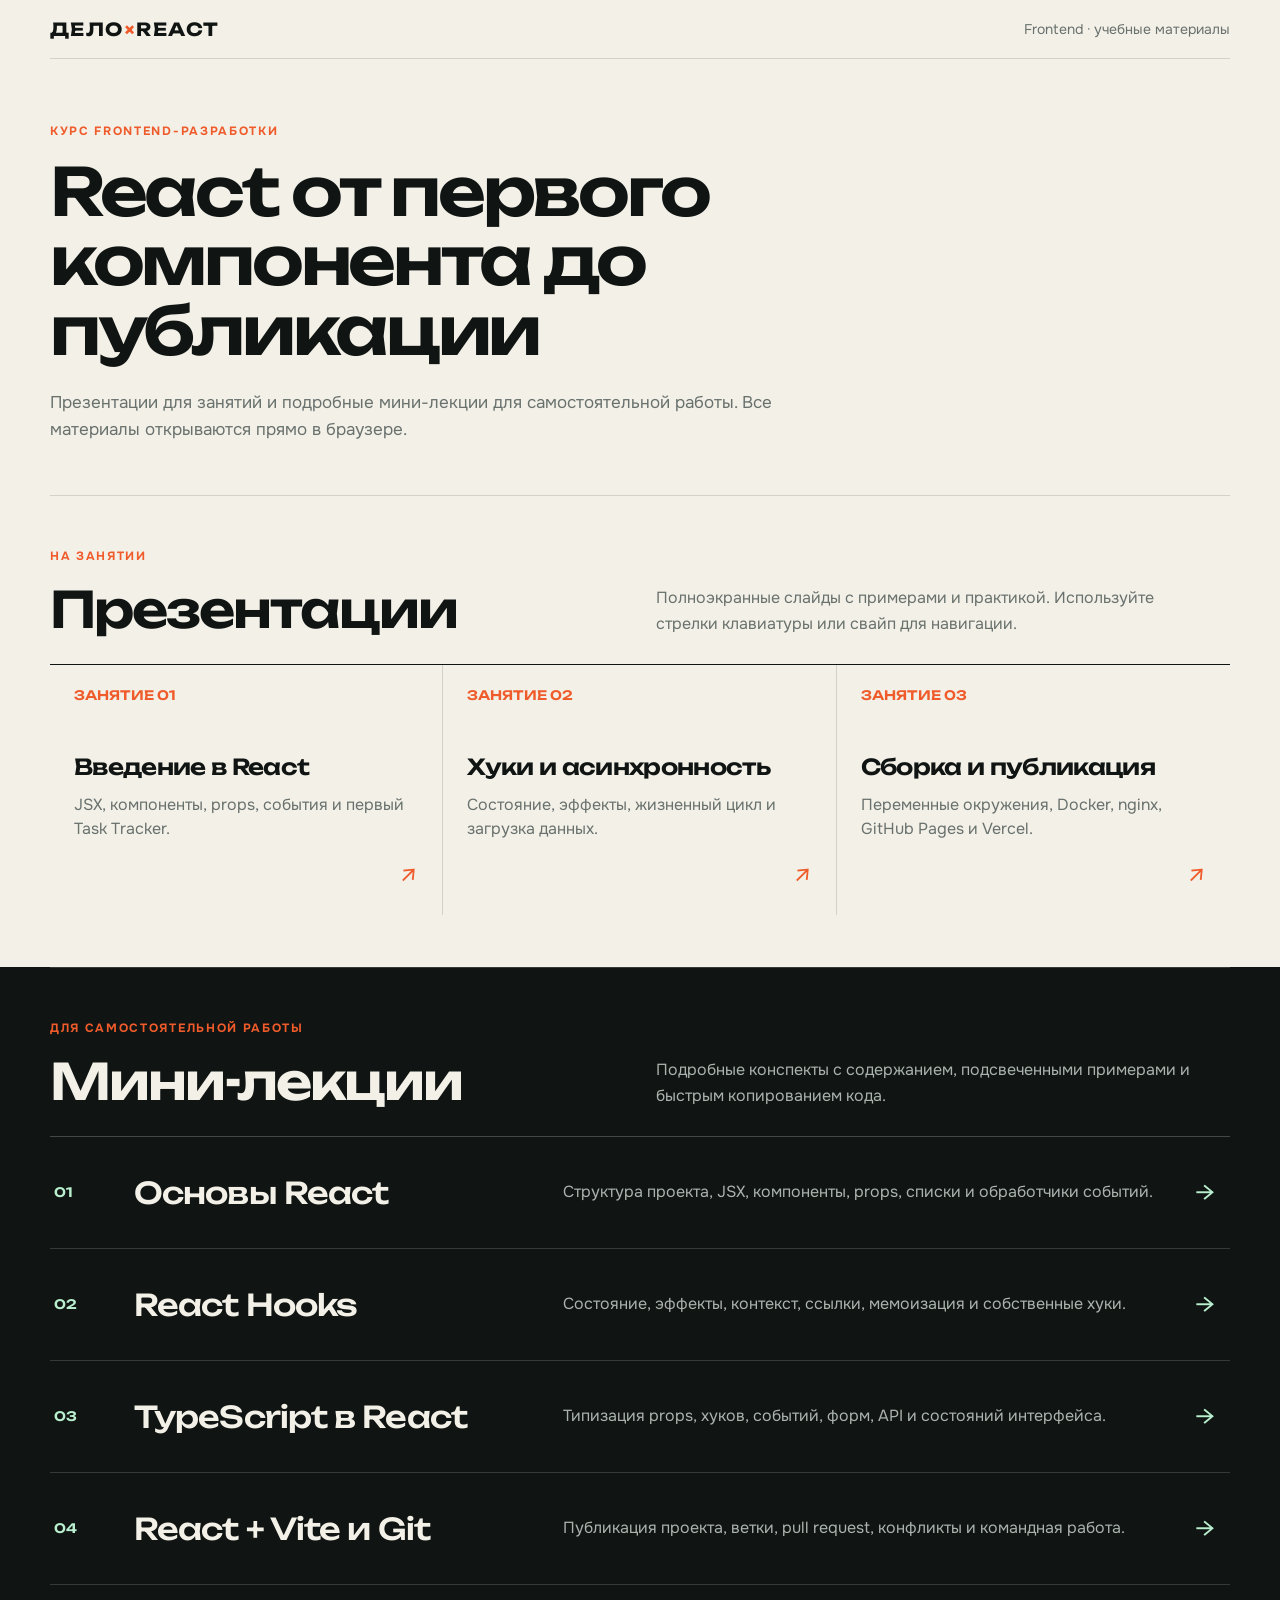
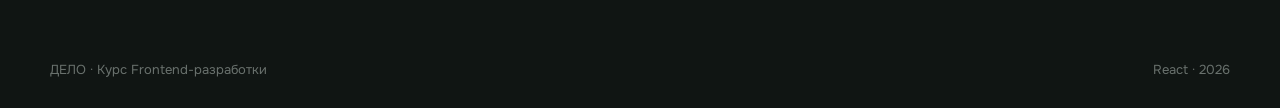
<file: index.html>
<!doctype html>
<html lang="ru"><head><meta charset="utf-8"><meta name="viewport" content="width=device-width,initial-scale=1"><meta name="description" content="Презентации и мини-лекции курса Frontend · React от ДЕЛО"><meta name="theme-color" content="#101513"><title>React · Материалы курса — ДЕЛО</title><link rel="preconnect" href="https://fonts.googleapis.com"><link rel="preconnect" href="https://fonts.gstatic.com" crossorigin><link href="https://fonts.googleapis.com/css2?family=Onest:wght@400;500;600;700&family=Unbounded:wght@500;600;700&display=swap" rel="stylesheet"><style>
:root{--ink:#101513;--paper:#f3f0e8;--orange:#ef5b2a;--mint:#b9efcf;--muted:#69716d;--line:rgba(16,21,19,.14);--display:"Unbounded",sans-serif;--body:"Onest",sans-serif}*{box-sizing:border-box}html{scroll-behavior:smooth}body{margin:0;background:var(--paper);color:var(--ink);font-family:var(--body);-webkit-font-smoothing:antialiased}a{color:inherit}.wrap{width:min(1180px,calc(100% - 40px));margin:auto}header{display:flex;align-items:center;justify-content:space-between;gap:24px;padding:20px 0;border-bottom:1px solid var(--line)}.brand{font:700 18px/1 var(--display);letter-spacing:.08em;text-decoration:none}.brand i{color:var(--orange);font-style:normal}.course{color:var(--muted);font-size:14px}.hero{padding:64px 0 52px}.eyebrow{margin:0 0 18px;color:var(--orange);font-size:12px;font-weight:700;letter-spacing:.14em;text-transform:uppercase}h1{max-width:900px;margin:0;font:600 clamp(38px,6vw,66px)/1.05 var(--display);letter-spacing:-.05em}.hero-copy{max-width:760px;margin:24px 0 0;color:var(--muted);font-size:17px;line-height:1.6}.section{padding:52px 0;border-top:1px solid var(--line)}.section-head{display:grid;grid-template-columns:1fr 1fr;gap:32px;margin-bottom:28px;align-items:end}h2{margin:0;font:600 clamp(30px,4vw,50px)/1.08 var(--display);letter-spacing:-.04em}.section-note{max-width:540px;margin:0;color:var(--muted);line-height:1.6}.slides{display:grid;grid-template-columns:repeat(3,1fr);border-top:1px solid var(--ink)}.slide-card{position:relative;min-height:250px;padding:24px;border-right:1px solid var(--line);text-decoration:none;transition:background .2s,color .2s}.slide-card:last-child{border-right:0}.slide-card:hover{background:var(--ink);color:var(--paper)}.slide-card:focus-visible,.lecture:focus-visible{outline:3px solid var(--orange);outline-offset:4px}.num{display:block;margin-bottom:52px;color:var(--orange);font:600 13px/1 var(--display)}.slide-card h3{max-width:310px;margin:0 0 12px;font:600 22px/1.2 var(--display);letter-spacing:-.03em}.slide-card p{margin:0;color:var(--muted);line-height:1.55}.slide-card:hover p{color:#b7bfba}.open{position:absolute;right:24px;bottom:24px;color:var(--orange);font-size:25px}.notebooks{background:var(--ink);color:var(--paper)}.notebooks .section{border-color:rgba(255,255,255,.16)}.notebooks .section-note{color:#aab3ae}.lecture-list{display:grid;border-top:1px solid rgba(255,255,255,.22)}.lecture{display:grid;grid-template-columns:58px minmax(220px,.8fr) 1.2fr 30px;gap:22px;align-items:center;min-height:112px;padding:20px 4px;border-bottom:1px solid rgba(255,255,255,.16);text-decoration:none;transition:padding .2s,background .2s}.lecture:hover{padding-left:18px;padding-right:18px;background:rgba(255,255,255,.055)}.lecture-index{color:var(--mint);font:600 13px/1 var(--display)}.lecture h3{margin:0;font:500 clamp(20px,2.4vw,30px)/1.25 var(--display);letter-spacing:-.03em}.lecture p{margin:0;color:#aab3ae;line-height:1.55}.lecture-arrow{color:var(--mint);font-size:26px}footer{display:flex;justify-content:space-between;gap:20px;padding:24px 0 30px;color:var(--muted);font-size:13px}@media(max-width:820px){.hero,.section-head{grid-template-columns:1fr;gap:28px}.slides{grid-template-columns:1fr}.slide-card{min-height:220px;border-right:0;border-bottom:1px solid var(--line)}.num{margin-bottom:38px}.lecture{grid-template-columns:48px 1fr 28px}.lecture p{grid-column:2/3}.lecture-arrow{grid-column:3;grid-row:1/3}}@media(max-width:520px){.wrap{width:min(100% - 26px,1180px)}header{align-items:flex-start}.course{max-width:140px;text-align:right}.hero{padding:46px 0 40px}.section{padding:42px 0}.lecture{gap:14px}.lecture-index{align-self:start;padding-top:5px}footer{flex-direction:column}}@media(prefers-reduced-motion:reduce){*{scroll-behavior:auto!important;transition:none!important}}
</style></head><body><div class="wrap"><header><a class="brand" href="./">ДЕЛО<i>×</i>REACT</a><div class="course">Frontend · учебные материалы</div></header><main><section class="hero"><div><p class="eyebrow">Курс Frontend-разработки</p><h1>React от первого компонента до публикации</h1></div><p class="hero-copy">Презентации для занятий и подробные мини-лекции для самостоятельной работы. Все материалы открываются прямо в браузере.</p></section><section class="section" aria-labelledby="slides-title"><div class="section-head"><div><p class="eyebrow">На занятии</p><h2 id="slides-title">Презентации</h2></div><p class="section-note">Полноэкранные слайды с примерами и практикой. Используйте стрелки клавиатуры или свайп для навигации.</p></div><nav class="slides" aria-label="Презентации курса"><a class="slide-card" href="./slides/01.html"><span class="num">ЗАНЯТИЕ 01</span><h3>Введение в React</h3><p>JSX, компоненты, props, события и первый Task Tracker.</p><span class="open" aria-hidden="true">↗</span></a><a class="slide-card" href="./slides/02.html"><span class="num">ЗАНЯТИЕ 02</span><h3>Хуки и асинхронность</h3><p>Состояние, эффекты, жизненный цикл и загрузка данных.</p><span class="open" aria-hidden="true">↗</span></a><a class="slide-card" href="./slides/03.html"><span class="num">ЗАНЯТИЕ 03</span><h3>Сборка и публикация</h3><p>Переменные окружения, Docker, nginx, GitHub Pages и Vercel.</p><span class="open" aria-hidden="true">↗</span></a></nav></section></main></div><div class="notebooks"><div class="wrap"><section class="section" aria-labelledby="lectures-title"><div class="section-head"><div><p class="eyebrow">Для самостоятельной работы</p><h2 id="lectures-title">Мини-лекции</h2></div><p class="section-note">Подробные конспекты с содержанием, подсвеченными примерами и быстрым копированием кода.</p></div><nav class="lecture-list" aria-label="Мини-лекции курса"><a class="lecture" href="./lectures/react-basics.html"><span class="lecture-index">01</span><h3>Основы React</h3><p>Структура проекта, JSX, компоненты, props, списки и обработчики событий.</p><span class="lecture-arrow" aria-hidden="true">→</span></a><a class="lecture" href="./lectures/react-hooks.html"><span class="lecture-index">02</span><h3>React Hooks</h3><p>Состояние, эффекты, контекст, ссылки, мемоизация и собственные хуки.</p><span class="lecture-arrow" aria-hidden="true">→</span></a><a class="lecture" href="./lectures/react-typescript.html"><span class="lecture-index">03</span><h3>TypeScript в React</h3><p>Типизация props, хуков, событий, форм, API и состояний интерфейса.</p><span class="lecture-arrow" aria-hidden="true">→</span></a><a class="lecture" href="./lectures/react-vite-git.html"><span class="lecture-index">04</span><h3>React + Vite и Git</h3><p>Публикация проекта, ветки, pull request, конфликты и командная работа.</p><span class="lecture-arrow" aria-hidden="true">→</span></a></nav></section><footer><span>ДЕЛО · Курс Frontend-разработки</span><span>React · 2026</span></footer></div></div></body></html>
</file>
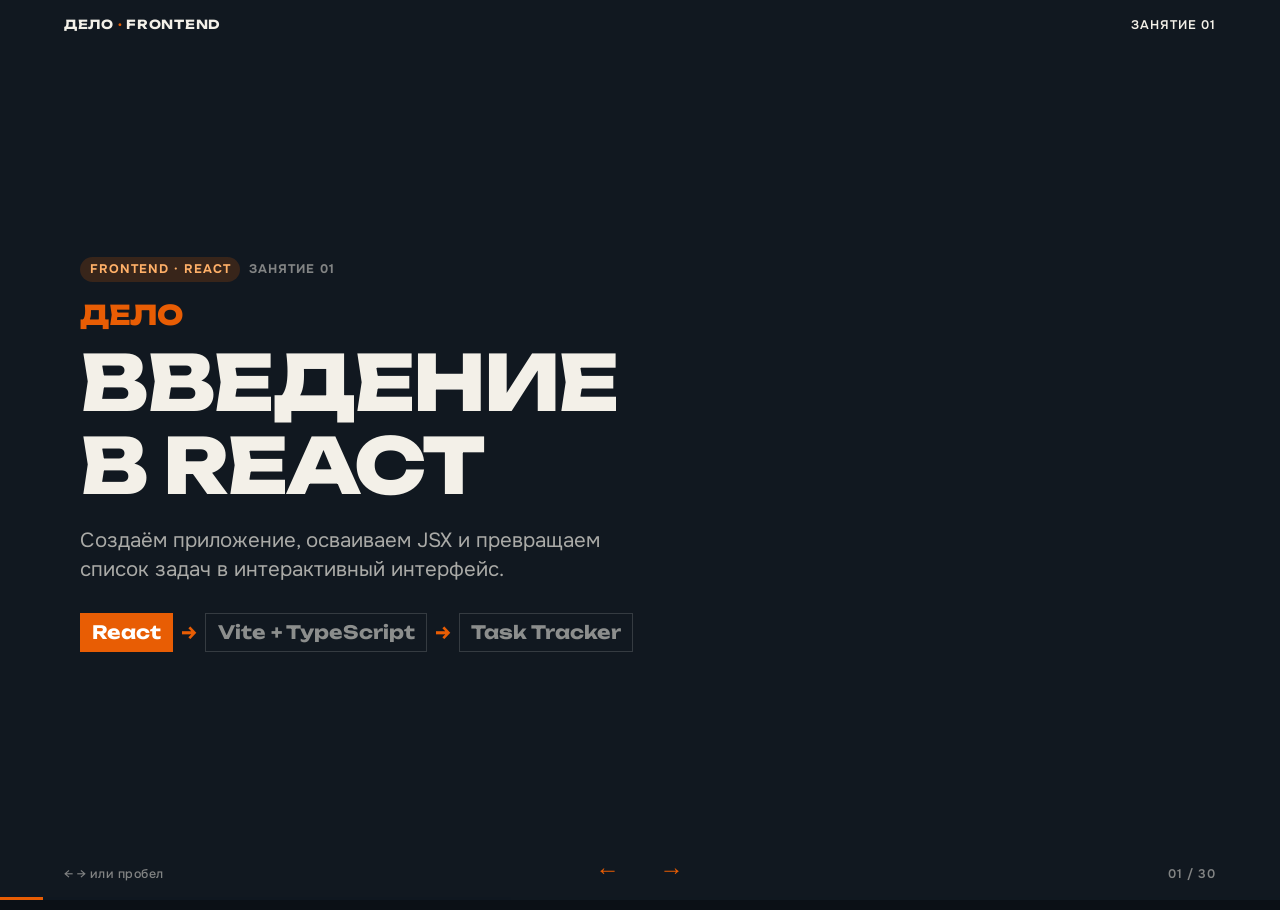
<file: 01.html>
<!DOCTYPE html>
<html lang="ru">
<head>
  <meta charset="UTF-8" />
  <meta name="viewport" content="width=device-width, initial-scale=1.0" />
  <title>Занятие 01. Введение в React — ДЕЛО</title>
  <link rel="preconnect" href="https://fonts.googleapis.com" />
  <link rel="preconnect" href="https://fonts.gstatic.com" crossorigin />
  <link href="https://fonts.googleapis.com/css2?family=Onest:wght@400;500;600;700&family=Unbounded:wght@500;700;800&display=swap" rel="stylesheet" />
  <style>
    :root {
      --ink: #0c1624;
      --ink-soft: #1a2a3a;
      --paper: #f3f0e8;
      --paper-warm: #ebe6da;
      --accent: #e85d04;
      --accent-deep: #c44902;
      --accent-glow: #ffb068;
      --teal: #0d6e6e;
      --muted: #5c6b7a;
      --line: rgba(12, 22, 36, 0.12);
      --font-display: "Unbounded", sans-serif;
      --font-body: "Onest", sans-serif;
    }

    *, *::before, *::after { box-sizing: border-box; margin: 0; padding: 0; }
    html, body { height: 100%; overflow: hidden; }
    body {
      font-family: var(--font-body);
      color: var(--ink);
      background: #0b1016;
      -webkit-font-smoothing: antialiased;
    }

    .deck {
      position: relative;
      width: 100%;
      height: 100%;
    }

    .slide {
      position: absolute;
      inset: 0;
      display: flex;
      flex-direction: column;
      justify-content: center;
      padding: clamp(4.25rem, 9vh, 5.5rem) clamp(1.5rem, 5vw, 4.5rem) clamp(3.5rem, 8vh, 4.75rem);
      opacity: 0;
      visibility: hidden;
      transform: translateY(10px);
      transition: opacity 0.35s ease, transform 0.35s ease, visibility 0.35s;
      overflow: hidden;
    }
    .slide.is-on {
      opacity: 1;
      visibility: visible;
      transform: none;
      z-index: 1;
    }

    .slide--dark { background: #111820; color: var(--paper); }
    .slide--ink { background: var(--ink); color: var(--paper); }
    .slide--paper { background: var(--paper); color: var(--ink); }
    .slide--warm { background: linear-gradient(180deg, var(--paper-warm), var(--paper)); color: var(--ink); }
    .slide--teal { background: linear-gradient(135deg, #0d3d3d 0%, #0c1624 55%, #1a2433 100%); color: var(--paper); }

    .inner {
      width: min(1120px, 100%);
      margin-inline: auto;
    }
    .inner--wide { width: min(1240px, 100%); }

    .chrome {
      position: fixed;
      z-index: 10;
      left: 0; right: 0;
      display: flex;
      align-items: center;
      justify-content: space-between;
      gap: 1rem;
      padding: 1.05rem clamp(1.5rem, 5vw, 4.5rem);
      pointer-events: none;
      font-size: 0.78rem;
      font-weight: 600;
      letter-spacing: 0.08em;
      text-transform: uppercase;
    }
    .chrome--top { top: 0; color: var(--ink); }
    .chrome--bottom { bottom: 0; padding-bottom: 1.15rem; color: var(--muted); }
    .brand { font-family: var(--font-display); font-weight: 700; letter-spacing: 0.06em; }
    .brand .x { color: var(--accent); }
    .hint { font-weight: 500; letter-spacing: 0.04em; text-transform: none; }
    body:has(.slide--dark.is-on) .chrome--top,
    body:has(.slide--ink.is-on) .chrome--top,
    body:has(.slide--teal.is-on) .chrome--top { color: var(--paper); }
    body:has(.slide--dark.is-on) .chrome--bottom,
    body:has(.slide--ink.is-on) .chrome--bottom,
    body:has(.slide--teal.is-on) .chrome--bottom { color: rgba(243, 240, 232, 0.5); }

    .progress {
      position: fixed;
      z-index: 11;
      left: 0; right: 0; bottom: 0;
      height: 3px;
      background: rgba(12, 22, 36, 0.18);
    }
    .progress > i {
      display: block;
      height: 100%;
      width: 0;
      background: var(--accent);
      transition: width 0.3s ease;
    }

    .kicker {
      display: inline-flex;
      align-items: center;
      gap: 0.55rem;
      margin-bottom: 1rem;
      font-size: 0.78rem;
      font-weight: 700;
      letter-spacing: 0.08em;
      text-transform: uppercase;
      color: var(--muted);
    }
    .pill {
      color: var(--accent-deep);
      background: rgba(232, 93, 4, 0.12);
      padding: 0.28rem 0.6rem;
      border-radius: 999px;
    }
    .slide--dark .kicker,
    .slide--ink .kicker,
    .slide--teal .kicker { color: rgba(243, 240, 232, 0.5); }
    .slide--dark .pill,
    .slide--ink .pill,
    .slide--teal .pill {
      color: var(--accent-glow);
      background: rgba(232, 93, 4, 0.18);
    }

    .eyebrow {
      font-family: var(--font-display);
      font-size: clamp(1.15rem, 2.6vw, 1.7rem);
      font-weight: 800;
      letter-spacing: -0.03em;
      text-transform: uppercase;
      color: var(--accent);
      margin-bottom: 0.65rem;
    }
    h1, h2 {
      font-family: var(--font-display);
      font-weight: 800;
      letter-spacing: -0.03em;
      line-height: 1.08;
    }
    h1 {
      font-size: clamp(2.4rem, 7vw, 4.8rem);
      text-transform: uppercase;
      max-width: 14ch;
      margin-bottom: 1.1rem;
    }
    h2 {
      font-size: clamp(1.7rem, 4.2vw, 2.85rem);
      max-width: 22ch;
      margin-bottom: 0.85rem;
    }
    .lead {
      font-size: clamp(1.05rem, 2vw, 1.28rem);
      line-height: 1.45;
      max-width: 38ch;
      color: var(--muted);
    }
    .slide--dark .lead,
    .slide--ink .lead,
    .slide--teal .lead { color: rgba(243, 240, 232, 0.68); }

    .agenda {
      list-style: none;
      display: grid;
      gap: 0;
    }
    .agenda li {
      display: grid;
      grid-template-columns: 3.4rem 1fr;
      gap: 1.15rem;
      padding: 0.72rem 0;
      border-bottom: 1px solid var(--line);
      align-items: baseline;
    }
    .agenda .n {
      font-family: var(--font-display);
      font-weight: 700;
      color: var(--accent);
      font-size: 1.05rem;
    }
    .agenda .t {
      font-family: var(--font-display);
      font-weight: 700;
      font-size: clamp(1.05rem, 2vw, 1.35rem);
      letter-spacing: -0.02em;
    }
    .agenda .d {
      display: block;
      margin-top: 0.25rem;
      color: var(--muted);
      font-size: 0.98rem;
      font-weight: 400;
    }

    .grid-2, .grid-3, .grid-4 {
      display: grid;
      gap: clamp(1rem, 2.5vw, 1.6rem);
      margin-top: 1.75rem;
    }
    .grid-2 { grid-template-columns: 1fr 1fr; }
    .grid-3 { grid-template-columns: repeat(3, minmax(0, 1fr)); }
    .grid-4 { grid-template-columns: repeat(4, minmax(0, 1fr)); }

    .card {
      padding: clamp(1.15rem, 2.2vw, 1.6rem);
      border: 1px solid rgba(12, 22, 36, 0.08);
      background: rgba(255, 255, 255, 0.55);
      border-radius: 1.35rem;
      box-shadow: 0 12px 32px rgba(12, 22, 36, 0.06);
    }
    .slide--dark .card,
    .slide--ink .card,
    .slide--teal .card {
      background: rgba(243, 240, 232, 0.06);
      border-color: rgba(243, 240, 232, 0.12);
      box-shadow: 0 12px 32px rgba(0, 0, 0, 0.18);
    }
    .card h3 {
      font-family: var(--font-display);
      font-size: clamp(1rem, 1.6vw, 1.18rem);
      font-weight: 700;
      margin-bottom: 0.45rem;
      letter-spacing: -0.02em;
    }
    .slide--dark .card h3 { color: var(--accent-glow); }
    .card p { color: var(--muted); font-size: 0.98rem; line-height: 1.45; }
    .slide--dark .card p,
    .slide--ink .card p,
    .slide--teal .card p { color: rgba(243, 240, 232, 0.68); }

    .path {
      display: flex;
      flex-wrap: wrap;
      align-items: center;
      gap: 0.45rem 0.35rem;
      margin-top: 1.75rem;
      font-family: var(--font-display);
      font-weight: 700;
      font-size: clamp(0.95rem, 1.6vw, 1.15rem);
    }
    .path span {
      padding: 0.45rem 0.7rem;
      border: 1px solid rgba(243, 240, 232, 0.16);
      color: rgba(243, 240, 232, 0.55);
    }
    .path .now {
      color: #fff;
      background: var(--accent);
      border-color: var(--accent);
    }
    .path .sep { border: 0; padding: 0 0.15rem; color: var(--accent); }

    .code {
      --win-bar: 1.85rem;
      position: relative;
      margin-top: 1.5rem;
      padding: calc(var(--win-bar) + 0.95rem) 1.35rem 1.1rem;
      font-family: ui-monospace, "SF Mono", Menlo, Consolas, monospace;
      font-size: clamp(0.92rem, 1.4vw, 1.08rem);
      line-height: 1.55;
      color: #e8e4da;
      overflow: auto;
      border-radius: 14px;
      background: #1c1c1e;
      border: 1px solid rgba(255, 255, 255, 0.06);
      box-shadow:
        0 1px 0 rgba(255, 255, 255, 0.08) inset,
        0 18px 44px rgba(12, 22, 36, 0.28);
    }
    .code::before {
      content: "";
      position: absolute;
      top: 0;
      left: 0;
      right: 0;
      height: var(--win-bar);
      border-radius: 14px 14px 0 0;
      background: linear-gradient(180deg, #3a3a3c, #2c2c2e);
      box-shadow: inset 0 -1px 0 rgba(0, 0, 0, 0.35);
    }
    .code::after {
      content: "";
      position: absolute;
      top: calc((var(--win-bar) - 10px) / 2);
      left: 0.85rem;
      width: 10px;
      height: 10px;
      border-radius: 50%;
      background: #ff5f57;
      box-shadow:
        16px 0 0 #febc2e,
        32px 0 0 #28c840;
    }
    .code--sm {
      --win-bar: 1.55rem;
      margin-top: 0.85rem;
      padding: calc(var(--win-bar) + 0.7rem) 0.95rem 0.8rem;
      font-size: clamp(0.78rem, 1.15vw, 0.9rem);
      line-height: 1.45;
      border-radius: 12px;
    }
    .code--sm::before { border-radius: 12px 12px 0 0; }
    .code--sm::after {
      width: 8px;
      height: 8px;
      top: calc((var(--win-bar) - 8px) / 2);
      left: 0.75rem;
      box-shadow:
        13px 0 0 #febc2e,
        26px 0 0 #28c840;
    }
    .card .code { margin-bottom: 0; }
    .fact {
      margin-top: 1.15rem;
      padding: 0.95rem 1.15rem;
      border-left: 3px solid var(--accent);
      background: rgba(232, 93, 4, 0.08);
      border-radius: 0 1rem 1rem 0;
    }
    .fact .label {
      font-size: 0.72rem;
      font-weight: 700;
      letter-spacing: 0.1em;
      text-transform: uppercase;
      color: var(--accent-deep);
      margin-bottom: 0.35rem;
    }
    .fact p {
      font-size: 1.02rem;
      line-height: 1.4;
      color: var(--ink-soft);
      max-width: 54ch;
    }
    .grid-2--tight {
      margin-top: 1.15rem;
      gap: 0.9rem;
    }
    .sig {
      display: grid;
      grid-template-columns: auto 1fr 1fr;
      gap: 0.75rem;
      margin-top: 1.5rem;
    }
    .sig-part {
      display: flex;
      flex-direction: column;
      gap: 0.4rem;
      padding: 0.75rem 0.9rem 0.85rem;
      border: 1px solid var(--line);
      background: rgba(255, 255, 255, 0.28);
      min-width: 0;
      border-radius: 1rem;
    }
    .sig-part--in { border-color: rgba(13, 110, 110, 0.35); }
    .sig-part--out { border-color: rgba(232, 93, 4, 0.35); }
    .sig-label {
      font-size: 0.72rem;
      font-weight: 700;
      letter-spacing: 0.1em;
      text-transform: uppercase;
      color: var(--muted);
    }
    .sig-part--in .sig-label { color: var(--teal); }
    .sig-part--out .sig-label { color: var(--accent-deep); }
    .sig-code {
      font-family: ui-monospace, "SF Mono", Menlo, Consolas, monospace;
      font-size: clamp(0.95rem, 1.6vw, 1.15rem);
      font-weight: 600;
      color: var(--ink);
      line-height: 1.3;
    }
    .kw { color: #ff9f5a; }
    .fn { color: #7ecfcf; }
    .st { color: #c9e39b; }
    .cm { color: rgba(243, 240, 232, 0.38); }
    .tp { color: #9ec5ff; }
    .num { color: #e8c27a; }
    .card code, .lead code, p code, h3 code {
      font-family: ui-monospace, "SF Mono", Menlo, Consolas, monospace;
      font-size: 0.92em;
      color: var(--accent-deep);
    }
    .slide--dark .card code,
    .slide--ink .card code,
    .slide--teal .card code,
    .slide--dark .lead code,
    .slide--ink .lead code,
    .slide--teal .lead code { color: var(--accent-glow); }

    .dots {
      list-style: none;
      display: grid;
      gap: 0.85rem;
      margin-top: 1.25rem;
      max-width: 46rem;
    }
    .dots li {
      position: relative;
      padding-left: 1.2rem;
      font-size: 1.12rem;
      line-height: 1.45;
      color: var(--ink-soft);
    }
    .dots li::before {
      content: "";
      position: absolute;
      left: 0; top: 0.58em;
      width: 0.45rem; height: 0.45rem;
      border-radius: 50%;
      background: var(--accent);
    }
    .slide--dark .dots li,
    .slide--ink .dots li,
    .slide--teal .dots li { color: rgba(243, 240, 232, 0.78); }

    .practice {
      margin-top: 1.75rem;
      padding: 1.35rem 1.5rem;
      border: 1px solid rgba(243, 240, 232, 0.16);
      background: rgba(232, 93, 4, 0.12);
      border-radius: 1.15rem;
    }
    .practice .label {
      font-size: 0.75rem;
      font-weight: 700;
      letter-spacing: 0.1em;
      text-transform: uppercase;
      color: var(--accent-glow);
      margin-bottom: 0.45rem;
    }
    .practice p { font-size: 1.12rem; line-height: 1.4; max-width: 42ch; }

    .nav-hit {
      position: fixed;
      top: 0; bottom: 3px;
      width: 18%;
      z-index: 8;
      background: transparent;
      border: 0;
      cursor: pointer;
    }
    .nav-hit--prev { left: 0; }
    .nav-hit--next { right: 0; }

    @media (max-width: 860px) {
      .grid-2, .grid-3, .grid-4 { grid-template-columns: 1fr; }
      .agenda li { grid-template-columns: 2.4rem 1fr; }
      .chrome .hint { display: none; }
      h1 { max-width: none; }
    }

    .slide { overflow-y: auto; }
    .inner { flex-shrink: 0; }
    .code { white-space: pre; tab-size: 2; }
    .grid-2 > *, .grid-3 > * { min-width: 0; }
    a { color: var(--accent-deep); text-underline-offset: 4px; }
    .slide--ink a, .slide--dark a { color: var(--accent-glow); }
    .nav-hit { top: auto; bottom: 0.55rem; width: 3rem; height: 2.6rem; z-index: 12; color: var(--accent); font-size: 1.5rem; border-radius: 0.5rem; }
    .nav-hit--prev { left: calc(50% - 3.5rem); }
    .nav-hit--next { right: calc(50% - 3.5rem); }
    .nav-hit:focus-visible { outline: 2px solid var(--accent); }
    @media (max-width: 860px), (max-height: 650px) {
      .slide { justify-content: flex-start; }
      .grid-2, .grid-3, .grid-4 { gap: 0.8rem; margin-top: 1rem; }
    }
    @media (prefers-reduced-motion: reduce) { .slide, .progress > i { transition: none; } }
    @media print {
      html, body { height: auto; overflow: visible; background: white; }
      .chrome, .progress, .nav-hit { display: none; }
      .deck { height: auto; }
      .slide { position: relative; opacity: 1; visibility: visible; transform: none; min-height: 100vh; break-after: page; overflow: visible; print-color-adjust: exact; }
    }
  
/* code-tools:start */
.code-frame { position: relative; margin-top: 1.5rem; min-width: 0; }
.code-frame .code { margin-top: 0; color: #d4d4d4; background: #1e1e1e; }
.code-frame .code code { color: #d4d4d4; font: inherit; }
.code-copy { position: absolute; z-index: 3; top: 2px; right: 8px; height: 26px; min-width: 30px; display: flex; align-items: center; justify-content: center; gap: 6px; padding: 2px 7px; border: 1px solid transparent; border-radius: 5px; background: #303033; color: #d4d4d4; cursor: pointer; font: 11px/1.2 var(--font-body); }
.code-copy:hover { background: #454549; color: white; border-color: #707074; }
.code-copy:focus-visible { outline: 2px solid #ffb068; outline-offset: 2px; }
.code-copy svg { width: 15px; height: 15px; flex-shrink: 0; }
.code-copy[data-state="success"] { color: #b5cea8; }
.code-copy[data-state="error"] { color: #ffb068; }
.code-copy-label:empty { display: none; }
.copy-announcement { position: fixed; width: 1px; height: 1px; padding: 0; overflow: hidden; clip-path: inset(50%); white-space: nowrap; }
@media (pointer: coarse) { .code-copy { min-width: 44px; } }
@media print { .code-copy, .copy-announcement { display: none; } }
/* code-tools:end */


/* dark-callouts:start */
:is(.slide--dark, .slide--ink, .slide--teal) .fact {
  color: #f3f0e8;
  background: #243044;
  border: 1px solid #536079;
  border-left: 4px solid #ffb068;
  box-shadow: 0 8px 24px rgba(0, 0, 0, 0.16);
}
:is(.slide--dark, .slide--ink, .slide--teal) .fact p,
:is(.slide--dark, .slide--ink, .slide--teal) .fact li {
  color: #f3f0e8;
}
:is(.slide--dark, .slide--ink, .slide--teal) .fact .label {
  color: #ffb068;
}
:is(.slide--dark, .slide--ink, .slide--teal) .fact a {
  color: #a8daff;
  text-decoration: underline;
  text-underline-offset: 3px;
}
:is(.slide--dark, .slide--ink, .slide--teal) .fact code {
  color: #ffe0ba;
  background: #192231;
  padding: 0.08em 0.28em;
  border-radius: 0.25rem;
}
:is(.slide--dark, .slide--ink, .slide--teal) .fact a:hover { color: #ffffff; }
/* dark-callouts:end */

</style>
</head>
<body>
  <div class="chrome chrome--top">
    <div class="brand">Дело <span class="x">·</span> Frontend</div>
    <div class="meta">Занятие 01</div>
  </div>
  <div class="chrome chrome--bottom">
    <div class="hint">← → или пробел</div>
    <div class="counter" id="counter">01 / 30</div>
  </div>
  <div class="progress" aria-hidden="true"><i id="bar"></i></div>

  <button class="nav-hit nav-hit--prev" type="button" aria-label="Предыдущий слайд">←</button>
  <button class="nav-hit nav-hit--next" type="button" aria-label="Следующий слайд">→</button>

  <main class="deck" id="deck">
<section class="slide slide--dark is-on"><div class="inner"><div class="kicker"><span class="pill">Frontend · React</span> Занятие 01</div><p class="eyebrow">ДЕЛО</p><h1>Введение<br>в React</h1><p class="lead">Создаём приложение, осваиваем JSX и превращаем список задач в интерактивный интерфейс.</p><div class="path"><span class="now">React</span><b class="sep">→</b><span>Vite + TypeScript</span><b class="sep">→</b><span>Task Tracker</span></div></div></section>

<section class="slide slide--warm"><div class="inner"><div class="kicker"><span class="pill">О занятии</span> Занятие 01</div><h2>От компонентов к интерфейсу</h2><p class="lead">React помогает описывать интерфейс через компоненты и данные. Сегодня пройдём этот путь на небольшом приложении.</p><div class="grid-2"><article class="card"><h3>Цель</h3><p>Понять устройство React-приложения и научиться создавать простые интерактивные компоненты.</p></article><article class="card"><h3>Результат</h3><p>Запущенный Task Tracker: поле ввода, кнопка добавления и обновляемый список задач.</p></article></div></div></section>

<section class="slide slide--paper"><div class="inner"><div class="kicker"><span class="pill">Маршрут</span> Занятие 01</div><h2>Что разберём</h2><ol class="agenda"><li><span class="n">01</span><div class="t">React и компоненты<span class="d">Как разбить интерфейс на небольшие части</span></div></li><li><span class="n">02</span><div class="t">Первый проект<span class="d">Vite, TypeScript и структура приложения</span></div></li><li><span class="n">03</span><div class="t">JSX и данные<span class="d">Разметка, выражения, props и списки</span></div></li><li><span class="n">04</span><div class="t">Состояние и события<span class="d">useState и обновление интерфейса</span></div></li><li><span class="n">05</span><div class="t">Практика<span class="d">Собираем базовый Task Tracker</span></div></li></ol></div></section>

<section class="slide slide--warm"><div class="inner"><div class="kicker"><span class="pill">React</span> Занятие 01</div><h2>Интерфейс как функция данных</h2><div class="grid-3"><article class="card"><h3>Компоненты</h3><p>Кнопка, форма, карточка задачи — отдельные части интерфейса, которые можно переиспользовать.</p></article><article class="card"><h3>Декларативность</h3><p>Описываем, что показать для текущих данных. React применяет необходимые изменения к DOM.</p></article><article class="card"><h3>Состояние</h3><p>Компонент хранит данные между рендерами. Их обновление через setter запрашивает новый рендер.</p></article></div></div></section>

<section class="slide slide--paper"><div class="inner"><div class="kicker"><span class="pill">Компонентный подход</span> Занятие 01</div><h2>Разбиваем страницу на части</h2><div class="code-frame"><pre class="code" data-language="text"><code><span class="line"><span>App</span></span>
<span class="line"><span>├── Header</span></span>
<span class="line"><span>└── TaskTracker</span></span>
<span class="line"><span>    ├── форма добавления</span></span>
<span class="line"><span>    └── TaskList</span></span>
<span class="line"><span>        └── TaskItem × N</span></span></code></pre></div><div class="fact"><div class="label">Обратите внимание</div><p>Компонент выделяют по смыслу и повторному использованию. Не каждый HTML-тег должен стать компонентом.</p></div></div></section>

<section class="slide slide--dark"><div class="inner"><div class="kicker"><span class="pill">Инструменты</span> Занятие 01</div><h2>У каждого своя роль</h2><div class="grid-3"><article class="card"><h3>React</h3><p>Компоненты, состояние и обновление интерфейса.</p></article><article class="card"><h3>TypeScript</h3><p>Типы данных и проверка ошибок до запуска. В браузере выполняется JavaScript.</p></article><article class="card"><h3>Vite</h3><p>Создание стартового проекта, сервер разработки и сборка приложения.</p></article></div></div></section>

<section class="slide slide--paper"><div class="inner"><div class="kicker"><span class="pill">Окружение</span> Занятие 01</div><h2>Готовимся к запуску</h2><ul class="dots"><li>Понадобятся редактор кода, терминал, браузер и Node.js с npm.</li><li>Установите актуальную LTS-версию Node.js с <a href="https://nodejs.org/">nodejs.org</a>.</li><li>Vite указывает минимум Node.js 20.19+ или 22.12+; учитывайте требования выбранного шаблона.</li></ul><div class="code-frame"><pre class="code" data-language="bash"><code><span class="line"><span style="color:#DCDCAA">node</span><span style="color:#569CD6"> --version</span></span>
<span class="line"><span style="color:#DCDCAA">npm</span><span style="color:#569CD6"> --version</span></span></code></pre></div></div></section>

<section class="slide slide--warm"><div class="inner"><div class="kicker"><span class="pill">Первый проект</span> Занятие 01</div><h2>Создаём React + TypeScript</h2><div class="code-frame"><pre class="code" data-language="bash"><code><span class="line"><span style="color:#DCDCAA">npm</span><span style="color:#CE9178"> create</span><span style="color:#CE9178"> vite@latest</span><span style="color:#CE9178"> task-tracker</span><span style="color:#569CD6"> --</span><span style="color:#569CD6"> --template</span><span style="color:#CE9178"> react-ts</span></span>
<span class="line"><span style="color:#DCDCAA">cd</span><span style="color:#CE9178"> task-tracker</span></span>
<span class="line"><span style="color:#DCDCAA">npm</span><span style="color:#CE9178"> install</span></span>
<span class="line"><span style="color:#DCDCAA">npm</span><span style="color:#CE9178"> run</span><span style="color:#CE9178"> dev</span></span></code></pre></div><div class="fact"><div class="label">Обратите внимание</div><p>Откройте адрес Local из терминала. Обычно это http://localhost:5173. Сервер оставьте запущенным; остановка — Ctrl + C.</p></div></div></section>

<section class="slide slide--paper"><div class="inner"><div class="kicker"><span class="pill">Структура</span> Занятие 01</div><h2>Где будем писать код</h2><div class="code-frame"><pre class="code" data-language="text"><code><span class="line"><span>task-tracker/</span></span>
<span class="line"><span>├── index.html       # HTML с контейнером root</span></span>
<span class="line"><span>├── package.json     # зависимости и команды</span></span>
<span class="line"><span>└── src/</span></span>
<span class="line"><span>    ├── main.tsx     # подключает React к странице</span></span>
<span class="line"><span>    ├── App.tsx      # главный компонент</span></span>
<span class="line"><span>    ├── App.css      # стили компонента</span></span>
<span class="line"><span>    └── index.css    # общие стили</span></span></code></pre></div><div class="fact"><div class="label">Обратите внимание</div><p>Файлы с TypeScript и JSX имеют расширение .tsx. Для первого примера замените содержимое App.tsx; оформление добавим позже.</p></div></div></section>

<section class="slide slide--ink"><div class="inner"><div class="kicker"><span class="pill">Компонент</span> Занятие 01</div><h2>Функция, которая возвращает JSX</h2><div class="code-frame"><pre class="code" data-language="tsx"><code><span class="line"><span style="color:#C586C0">export</span><span style="color:#C586C0"> default</span><span style="color:#569CD6"> function</span><span style="color:#DCDCAA"> App</span><span style="color:#D4D4D4">() {</span></span>
<span class="line"><span style="color:#C586C0">  return</span><span style="color:#D4D4D4"> (</span></span>
<span class="line"><span style="color:#808080">    &#x3C;</span><span style="color:#569CD6">main</span><span style="color:#808080">></span></span>
<span class="line"><span style="color:#808080">      &#x3C;</span><span style="color:#569CD6">h1</span><span style="color:#808080">></span><span style="color:#D4D4D4">Task Tracker</span><span style="color:#808080">&#x3C;/</span><span style="color:#569CD6">h1</span><span style="color:#808080">></span></span>
<span class="line"><span style="color:#808080">      &#x3C;</span><span style="color:#569CD6">p</span><span style="color:#808080">></span><span style="color:#D4D4D4">Моё первое React-приложение</span><span style="color:#808080">&#x3C;/</span><span style="color:#569CD6">p</span><span style="color:#808080">></span></span>
<span class="line"><span style="color:#808080">    &#x3C;/</span><span style="color:#569CD6">main</span><span style="color:#808080">></span></span>
<span class="line"><span style="color:#D4D4D4">  );</span></span>
<span class="line"><span style="color:#D4D4D4">}</span></span></code></pre></div><ul class="dots"><li>Имя компонента начинается с большой буквы: App, TaskItem.</li><li>Компонент используем как тег: <code>&lt;App /&gt;</code>. Сохраните файл и посмотрите результат.</li></ul></div></section>

<section class="slide slide--warm"><div class="inner"><div class="kicker"><span class="pill">JSX</span> Занятие 01</div><h2>Похож на HTML, но это JSX</h2><div class="grid-3"><article class="card"><h3>Один корень</h3><p>Оборачивайте соседние элементы в общий тег или фрагмент &lt;&gt;…&lt;/&gt;.</p></article><article class="card"><h3>Закрытые теги</h3><p>Закрывайте все теги, включая одиночные: &lt;input /&gt;.</p></article><article class="card"><h3>Имена атрибутов</h3><p>className вместо class, htmlFor вместо for. События пишутся в camelCase: onClick.</p></article></div><div class="code-frame"><pre class="code" data-language="tsx"><code><span class="line"><span style="color:#808080">&#x3C;></span></span>
<span class="line"><span style="color:#808080">  &#x3C;</span><span style="color:#569CD6">label</span><span style="color:#9CDCFE"> htmlFor</span><span style="color:#D4D4D4">=</span><span style="color:#CE9178">"task"</span><span style="color:#808080">></span><span style="color:#D4D4D4">Новая задача</span><span style="color:#808080">&#x3C;/</span><span style="color:#569CD6">label</span><span style="color:#808080">></span></span>
<span class="line"><span style="color:#808080">  &#x3C;</span><span style="color:#569CD6">input</span><span style="color:#9CDCFE"> id</span><span style="color:#D4D4D4">=</span><span style="color:#CE9178">"task"</span><span style="color:#9CDCFE"> className</span><span style="color:#D4D4D4">=</span><span style="color:#CE9178">"task-input"</span><span style="color:#808080"> /></span></span>
<span class="line"><span style="color:#808080">&#x3C;/></span></span></code></pre></div></div></section>

<section class="slide slide--paper"><div class="inner"><div class="kicker"><span class="pill">JSX</span> Занятие 01</div><h2>Данные внутри фигурных скобок</h2><div class="code-frame"><pre class="code" data-language="tsx"><code><span class="line"><span style="color:#C586C0">export</span><span style="color:#C586C0"> default</span><span style="color:#569CD6"> function</span><span style="color:#DCDCAA"> App</span><span style="color:#D4D4D4">() {</span></span>
<span class="line"><span style="color:#569CD6">  const</span><span style="color:#4FC1FF"> name</span><span style="color:#D4D4D4"> = </span><span style="color:#CE9178">"Анна"</span><span style="color:#D4D4D4">;</span></span>
<span class="line"><span style="color:#569CD6">  const</span><span style="color:#4FC1FF"> count</span><span style="color:#D4D4D4"> = </span><span style="color:#B5CEA8">3</span><span style="color:#D4D4D4">;</span></span>
<span class="line"></span>
<span class="line"><span style="color:#C586C0">  return</span><span style="color:#808080"> &#x3C;</span><span style="color:#569CD6">h1</span><span style="color:#808080">></span><span style="color:#569CD6">{</span><span style="color:#9CDCFE">name</span><span style="color:#569CD6">}</span><span style="color:#D4D4D4">, задач на сегодня: </span><span style="color:#569CD6">{</span><span style="color:#9CDCFE">count</span><span style="color:#D4D4D4"> + </span><span style="color:#B5CEA8">1</span><span style="color:#569CD6">}</span><span style="color:#808080">&#x3C;/</span><span style="color:#569CD6">h1</span><span style="color:#808080">></span><span style="color:#D4D4D4">;</span></span>
<span class="line"><span style="color:#D4D4D4">}</span></span></code></pre></div><div class="fact"><div class="label">Обратите внимание</div><p>В { } можно подставить выражение: переменную, вызов функции или вычисление. Объект целиком не выводят: используйте его поля.</p></div></div></section>

<section class="slide slide--ink"><div class="inner"><div class="kicker"><span class="pill">Props</span> Занятие 01</div><h2>Передаём данные в компонент</h2><div class="code-frame"><pre class="code" data-language="tsx"><code><span class="line"><span style="color:#569CD6">type</span><span style="color:#4EC9B0"> TaskItemProps</span><span style="color:#D4D4D4"> = { </span><span style="color:#9CDCFE">title</span><span style="color:#D4D4D4">: </span><span style="color:#4EC9B0">string</span><span style="color:#D4D4D4"> };</span></span>
<span class="line"></span>
<span class="line"><span style="color:#569CD6">function</span><span style="color:#DCDCAA"> TaskItem</span><span style="color:#D4D4D4">({ </span><span style="color:#9CDCFE">title</span><span style="color:#D4D4D4"> }: </span><span style="color:#4EC9B0">TaskItemProps</span><span style="color:#D4D4D4">) {</span></span>
<span class="line"><span style="color:#C586C0">  return</span><span style="color:#808080"> &#x3C;</span><span style="color:#569CD6">li</span><span style="color:#808080">></span><span style="color:#569CD6">{</span><span style="color:#9CDCFE">title</span><span style="color:#569CD6">}</span><span style="color:#808080">&#x3C;/</span><span style="color:#569CD6">li</span><span style="color:#808080">></span><span style="color:#D4D4D4">;</span></span>
<span class="line"><span style="color:#D4D4D4">}</span></span>
<span class="line"></span>
<span class="line"><span style="color:#C586C0">export</span><span style="color:#C586C0"> default</span><span style="color:#569CD6"> function</span><span style="color:#DCDCAA"> App</span><span style="color:#D4D4D4">() {</span></span>
<span class="line"><span style="color:#C586C0">  return</span><span style="color:#808080"> &#x3C;</span><span style="color:#569CD6">ul</span><span style="color:#808080">>&#x3C;</span><span style="color:#4EC9B0">TaskItem</span><span style="color:#9CDCFE"> title</span><span style="color:#D4D4D4">=</span><span style="color:#CE9178">"Изучить JSX"</span><span style="color:#808080"> />&#x3C;/</span><span style="color:#569CD6">ul</span><span style="color:#808080">></span><span style="color:#D4D4D4">;</span></span>
<span class="line"><span style="color:#D4D4D4">}</span></span></code></pre></div><div class="fact"><div class="label">Обратите внимание</div><p>Props приходят от родителя. Компонент читает их, но не изменяет. Тип описывает, какие данные ожидаются.</p></div></div></section>

<section class="slide slide--paper"><div class="inner"><div class="kicker"><span class="pill">Списки</span> Занятие 01</div><h2>Массив превращается в элементы</h2><div class="code-frame"><pre class="code" data-language="tsx"><code><span class="line"><span style="color:#569CD6">const</span><span style="color:#4FC1FF"> tasks</span><span style="color:#D4D4D4"> = [</span></span>
<span class="line"><span style="color:#D4D4D4">  { </span><span style="color:#9CDCFE">id:</span><span style="color:#CE9178"> "1"</span><span style="color:#D4D4D4">, </span><span style="color:#9CDCFE">title:</span><span style="color:#CE9178"> "Создать проект"</span><span style="color:#D4D4D4"> },</span></span>
<span class="line"><span style="color:#D4D4D4">  { </span><span style="color:#9CDCFE">id:</span><span style="color:#CE9178"> "2"</span><span style="color:#D4D4D4">, </span><span style="color:#9CDCFE">title:</span><span style="color:#CE9178"> "Изучить JSX"</span><span style="color:#D4D4D4"> },</span></span>
<span class="line"><span style="color:#D4D4D4">];</span></span>
<span class="line"></span>
<span class="line"><span style="color:#6A9955">// В JSX компонента:</span></span>
<span class="line"><span style="color:#808080">&#x3C;</span><span style="color:#569CD6">ul</span><span style="color:#808080">></span></span>
<span class="line"><span style="color:#569CD6">  {</span><span style="color:#9CDCFE">tasks</span><span style="color:#D4D4D4">.</span><span style="color:#DCDCAA">map</span><span style="color:#D4D4D4">(</span><span style="color:#9CDCFE">task</span><span style="color:#569CD6"> =></span><span style="color:#D4D4D4"> (</span></span>
<span class="line"><span style="color:#808080">    &#x3C;</span><span style="color:#4EC9B0">TaskItem</span><span style="color:#9CDCFE"> key</span><span style="color:#D4D4D4">=</span><span style="color:#569CD6">{</span><span style="color:#9CDCFE">task</span><span style="color:#D4D4D4">.</span><span style="color:#9CDCFE">id</span><span style="color:#569CD6">}</span><span style="color:#9CDCFE"> title</span><span style="color:#D4D4D4">=</span><span style="color:#569CD6">{</span><span style="color:#9CDCFE">task</span><span style="color:#D4D4D4">.</span><span style="color:#9CDCFE">title</span><span style="color:#569CD6">}</span><span style="color:#808080"> /></span></span>
<span class="line"><span style="color:#D4D4D4">  ))</span><span style="color:#569CD6">}</span></span>
<span class="line"><span style="color:#808080">&#x3C;/</span><span style="color:#569CD6">ul</span><span style="color:#808080">></span></span></code></pre></div><div class="fact"><div class="label">Обратите внимание</div><p>key — устойчивый идентификатор среди соседних элементов. Не создавайте случайный key при рендере и не используйте индекс для изменяемого списка.</p></div></div></section>

<section class="slide slide--warm"><div class="inner"><div class="kicker"><span class="pill">События</span> Занятие 01</div><h2>Передаём обработчик</h2><div class="code-frame"><pre class="code" data-language="tsx"><code><span class="line"><span style="color:#569CD6">function</span><span style="color:#DCDCAA"> HelloButton</span><span style="color:#D4D4D4">() {</span></span>
<span class="line"><span style="color:#569CD6">  function</span><span style="color:#DCDCAA"> handleClick</span><span style="color:#D4D4D4">() {</span></span>
<span class="line"><span style="color:#DCDCAA">    alert</span><span style="color:#D4D4D4">(</span><span style="color:#CE9178">"Привет, React!"</span><span style="color:#D4D4D4">);</span></span>
<span class="line"><span style="color:#D4D4D4">  }</span></span>
<span class="line"></span>
<span class="line"><span style="color:#C586C0">  return</span><span style="color:#808080"> &#x3C;</span><span style="color:#569CD6">button</span><span style="color:#9CDCFE"> onClick</span><span style="color:#D4D4D4">=</span><span style="color:#569CD6">{</span><span style="color:#9CDCFE">handleClick</span><span style="color:#569CD6">}</span><span style="color:#808080">></span><span style="color:#D4D4D4">Нажми меня</span><span style="color:#808080">&#x3C;/</span><span style="color:#569CD6">button</span><span style="color:#808080">></span><span style="color:#D4D4D4">;</span></span>
<span class="line"><span style="color:#D4D4D4">}</span></span></code></pre></div><div class="grid-2"><article class="card"><h3>Верно</h3><p>onClick={handleClick} — функция будет вызвана при клике.</p></article><article class="card"><h3>Ошибка</h3><p>onClick={handleClick()} — функция вызывается уже во время рендера.</p></article></div></div></section>

<section class="slide slide--ink"><div class="inner"><div class="kicker"><span class="pill">Состояние</span> Занятие 01</div><h2>useState: память компонента</h2><div class="code-frame"><pre class="code" data-language="tsx"><code><span class="line"><span style="color:#C586C0">import</span><span style="color:#D4D4D4"> { </span><span style="color:#9CDCFE">useState</span><span style="color:#D4D4D4"> } </span><span style="color:#C586C0">from</span><span style="color:#CE9178"> "react"</span><span style="color:#D4D4D4">;</span></span>
<span class="line"></span>
<span class="line"><span style="color:#C586C0">export</span><span style="color:#C586C0"> default</span><span style="color:#569CD6"> function</span><span style="color:#DCDCAA"> Counter</span><span style="color:#D4D4D4">() {</span></span>
<span class="line"><span style="color:#569CD6">  const</span><span style="color:#D4D4D4"> [</span><span style="color:#4FC1FF">count</span><span style="color:#D4D4D4">, </span><span style="color:#4FC1FF">setCount</span><span style="color:#D4D4D4">] = </span><span style="color:#DCDCAA">useState</span><span style="color:#D4D4D4">(</span><span style="color:#B5CEA8">0</span><span style="color:#D4D4D4">);</span></span>
<span class="line"></span>
<span class="line"><span style="color:#C586C0">  return</span><span style="color:#D4D4D4"> (</span></span>
<span class="line"><span style="color:#808080">    &#x3C;</span><span style="color:#569CD6">button</span><span style="color:#9CDCFE"> onClick</span><span style="color:#D4D4D4">=</span><span style="color:#569CD6">{</span><span style="color:#D4D4D4">() </span><span style="color:#569CD6">=></span><span style="color:#DCDCAA"> setCount</span><span style="color:#D4D4D4">(</span><span style="color:#9CDCFE">prev</span><span style="color:#569CD6"> =></span><span style="color:#9CDCFE"> prev</span><span style="color:#D4D4D4"> + </span><span style="color:#B5CEA8">1</span><span style="color:#D4D4D4">)</span><span style="color:#569CD6">}</span><span style="color:#808080">></span></span>
<span class="line"><span style="color:#D4D4D4">      Нажали: </span><span style="color:#569CD6">{</span><span style="color:#9CDCFE">count</span><span style="color:#569CD6">}</span></span>
<span class="line"><span style="color:#808080">    &#x3C;/</span><span style="color:#569CD6">button</span><span style="color:#808080">></span></span>
<span class="line"><span style="color:#D4D4D4">  );</span></span>
<span class="line"><span style="color:#D4D4D4">}</span></span></code></pre></div><ul class="dots"><li>count — значение текущего рендера; setCount — функция обновления.</li><li>Хуки вызывают на верхнем уровне компонента, вне условий и циклов.</li></ul></div></section>

<section class="slide slide--paper"><div class="inner"><div class="kicker"><span class="pill">Рендер</span> Занятие 01</div><h2>Что происходит после клика</h2><div class="grid-3"><article class="card"><h3>01 · Событие</h3><p>Пользователь нажимает кнопку. Обработчик вызывает setCount.</p></article><article class="card"><h3>02 · Рендер</h3><p>React снова вызывает компонент с новым состоянием и получает JSX.</p></article><article class="card"><h3>03 · Обновление DOM</h3><p>React применяет необходимые изменения. Браузер отображает новый результат.</p></article></div><div class="fact"><div class="label">Обратите внимание</div><p>Обычная переменная не запрашивает рендер. Setter задаёт состояние для следующего рендера: в текущем обработчике значение остаётся прежним.</p></div></div></section>

<section class="slide slide--teal"><div class="inner"><div class="kicker"><span class="pill">Мини-практика</span> Занятие 01</div><h2>Проверяем понимание</h2><ul class="dots"><li>Добавьте к счётчику кнопку «Сбросить», которая устанавливает 0.</li><li>Что произойдёт, если вместо setCount просто изменить обычную переменную?</li><li>Почему onClick принимает функцию, а не результат её вызова?</li><li>Где хранить текст поля ввода, если от него зависит интерфейс?</li></ul></div></section>

<section class="slide slide--teal"><div class="inner"><div class="kicker"><span class="pill">Практика</span> Занятие 01</div><h2>Собираем Task Tracker</h2><p class="lead">Минимальная версия: пользователь вводит текст и добавляет задачу в список без перезагрузки страницы.</p><ul class="dots"><li>Храним массив задач и текст поля в состоянии.</li><li>Выводим задачи отдельными компонентами TaskItem.</li><li>Добавляем задачу через форму; пустой ввод игнорируем.</li><li>После добавления очищаем поле. Данные пока живут только в памяти.</li></ul></div></section>

<section class="slide slide--paper"><div class="inner"><div class="kicker"><span class="pill">Практика · 01</span> Занятие 01</div><h2>Описываем данные</h2><div class="code-frame"><pre class="code" data-language="tsx"><code><span class="line"><span style="color:#569CD6">type</span><span style="color:#4EC9B0"> Task</span><span style="color:#D4D4D4"> = {</span></span>
<span class="line"><span style="color:#9CDCFE">  id</span><span style="color:#D4D4D4">: </span><span style="color:#4EC9B0">string</span><span style="color:#D4D4D4">;</span></span>
<span class="line"><span style="color:#9CDCFE">  title</span><span style="color:#D4D4D4">: </span><span style="color:#4EC9B0">string</span><span style="color:#D4D4D4">;</span></span>
<span class="line"><span style="color:#9CDCFE">  done</span><span style="color:#D4D4D4">: </span><span style="color:#4EC9B0">boolean</span><span style="color:#D4D4D4">;</span></span>
<span class="line"><span style="color:#D4D4D4">};</span></span>
<span class="line"></span>
<span class="line"><span style="color:#6A9955">// Внутри App:</span></span>
<span class="line"><span style="color:#569CD6">const</span><span style="color:#D4D4D4"> [</span><span style="color:#4FC1FF">tasks</span><span style="color:#D4D4D4">, </span><span style="color:#4FC1FF">setTasks</span><span style="color:#D4D4D4">] = </span><span style="color:#DCDCAA">useState</span><span style="color:#D4D4D4">&#x3C;</span><span style="color:#4EC9B0">Task</span><span style="color:#D4D4D4">[]>([]);</span></span></code></pre></div><div class="fact"><div class="label">Обратите внимание</div><p>Task[] означает массив задач. Поле done подготовим для домашней работы. Текст новой задачи возьмём прямо из input.</p></div></div></section>

<section class="slide slide--warm"><div class="inner"><div class="kicker"><span class="pill">Практика · 02</span> Занятие 01</div><h2>Добавление задачи по Enter</h2><div class="code-frame"><pre class="code code--sm" data-language="tsx"><code><span class="line"><span style="color:#808080">&#x3C;</span><span style="color:#569CD6">label</span><span style="color:#9CDCFE"> htmlFor</span><span style="color:#D4D4D4">=</span><span style="color:#CE9178">"task-title"</span><span style="color:#808080">></span><span style="color:#D4D4D4">Новая задача</span><span style="color:#808080">&#x3C;/</span><span style="color:#569CD6">label</span><span style="color:#808080">></span></span>
<span class="line"><span style="color:#808080">&#x3C;</span><span style="color:#569CD6">input</span></span>
<span class="line"><span style="color:#9CDCFE">  id</span><span style="color:#D4D4D4">=</span><span style="color:#CE9178">"task-title"</span></span>
<span class="line"><span style="color:#9CDCFE">  onKeyDown</span><span style="color:#D4D4D4">=</span><span style="color:#569CD6">{</span><span style="color:#9CDCFE">event</span><span style="color:#569CD6"> =></span><span style="color:#D4D4D4"> {</span></span>
<span class="line"><span style="color:#C586C0">    if</span><span style="color:#D4D4D4"> (</span><span style="color:#9CDCFE">event</span><span style="color:#D4D4D4">.</span><span style="color:#9CDCFE">key</span><span style="color:#D4D4D4"> === </span><span style="color:#CE9178">'Enter'</span><span style="color:#D4D4D4">) {</span></span>
<span class="line"><span style="color:#DCDCAA">      addTask</span><span style="color:#D4D4D4">(</span><span style="color:#9CDCFE">event</span><span style="color:#D4D4D4">.</span><span style="color:#9CDCFE">currentTarget</span><span style="color:#D4D4D4">.</span><span style="color:#9CDCFE">value</span><span style="color:#D4D4D4">);</span></span>
<span class="line"><span style="color:#9CDCFE">      event</span><span style="color:#D4D4D4">.</span><span style="color:#9CDCFE">currentTarget</span><span style="color:#D4D4D4">.</span><span style="color:#9CDCFE">value</span><span style="color:#D4D4D4"> = </span><span style="color:#CE9178">''</span><span style="color:#D4D4D4">;</span></span>
<span class="line"><span style="color:#D4D4D4">    }</span></span>
<span class="line"><span style="color:#D4D4D4">  }</span><span style="color:#569CD6">}</span></span>
<span class="line"><span style="color:#9CDCFE">  placeholder</span><span style="color:#D4D4D4">=</span><span style="color:#CE9178">"Например, изучить JSX"</span></span>
<span class="line"><span style="color:#808080">/></span></span></code></pre></div><ul class="dots"><li>Значение читаем прямо из event.currentTarget — текущего input.</li><li>После добавления присваиваем input пустую строку. Дополнительное состояние для текста не требуется.</li></ul></div></section>

<section class="slide slide--paper"><div class="inner"><div class="kicker"><span class="pill">Практика · 03</span> Занятие 01</div><h2>Добавляем новую задачу</h2><div class="code-frame"><pre class="code" data-language="tsx"><code><span class="line"><span style="color:#6A9955">// Внутри App, до return:</span></span>
<span class="line"><span style="color:#569CD6">function</span><span style="color:#DCDCAA"> addTask</span><span style="color:#D4D4D4">(</span><span style="color:#9CDCFE">newTitle</span><span style="color:#D4D4D4">: </span><span style="color:#4EC9B0">string</span><span style="color:#D4D4D4">) {</span></span>
<span class="line"><span style="color:#569CD6">  const</span><span style="color:#4FC1FF"> trimmed</span><span style="color:#D4D4D4"> = </span><span style="color:#9CDCFE">newTitle</span><span style="color:#D4D4D4">.</span><span style="color:#DCDCAA">trim</span><span style="color:#D4D4D4">();</span></span>
<span class="line"><span style="color:#C586C0">  if</span><span style="color:#D4D4D4"> (!</span><span style="color:#9CDCFE">trimmed</span><span style="color:#D4D4D4">) </span><span style="color:#C586C0">return</span><span style="color:#D4D4D4">;</span></span>
<span class="line"></span>
<span class="line"><span style="color:#569CD6">  const</span><span style="color:#4FC1FF"> newTask</span><span style="color:#D4D4D4">: </span><span style="color:#4EC9B0">Task</span><span style="color:#D4D4D4"> = {</span></span>
<span class="line"><span style="color:#9CDCFE">    id:</span><span style="color:#9CDCFE"> crypto</span><span style="color:#D4D4D4">.</span><span style="color:#DCDCAA">randomUUID</span><span style="color:#D4D4D4">(),</span></span>
<span class="line"><span style="color:#9CDCFE">    title:</span><span style="color:#9CDCFE"> trimmed</span><span style="color:#D4D4D4">,</span></span>
<span class="line"><span style="color:#9CDCFE">    done:</span><span style="color:#569CD6"> false</span><span style="color:#D4D4D4">,</span></span>
<span class="line"><span style="color:#D4D4D4">  };</span></span>
<span class="line"><span style="color:#DCDCAA">  setTasks</span><span style="color:#D4D4D4">(</span><span style="color:#9CDCFE">prev</span><span style="color:#569CD6"> =></span><span style="color:#D4D4D4"> [...</span><span style="color:#9CDCFE">prev</span><span style="color:#D4D4D4">, </span><span style="color:#9CDCFE">newTask</span><span style="color:#D4D4D4">]);</span></span>
<span class="line"><span style="color:#D4D4D4">}</span></span></code></pre></div><div class="fact"><div class="label">Аргумент функции</div><p>addTask получает текст новой задачи через newTitle. Поэтому функцию можно вызвать из поля ввода, кнопки или другого компонента.</p></div></div></section>

<section class="slide slide--ink"><div class="inner"><div class="kicker"><span class="pill">Состояние массива</span> Занятие 01</div><h2>Создаём новый массив</h2><div class="grid-2"><article class="card"><h3>Не изменяем старый</h3><p>tasks.push(newTask) меняет существующий массив. Не мутируйте состояние напрямую.</p></article><article class="card"><h3>Возвращаем новый</h3><p>setTasks(prev =&gt; [...prev, newTask]) копирует прежние элементы и добавляет задачу.</p></article></div><div class="code-frame"><pre class="code" data-language="tsx"><code><span class="line"><span style="color:#6A9955">// prev — предыдущее состояние из очереди обновлений</span></span>
<span class="line"><span style="color:#DCDCAA">setTasks</span><span style="color:#D4D4D4">(</span><span style="color:#9CDCFE">prev</span><span style="color:#569CD6"> =></span><span style="color:#D4D4D4"> [...</span><span style="color:#9CDCFE">prev</span><span style="color:#D4D4D4">, </span><span style="color:#9CDCFE">newTask</span><span style="color:#D4D4D4">]);</span></span></code></pre></div><div class="fact"><div class="label">Обратите внимание</div><p>Когда новое состояние зависит от предыдущего, удобно передать setter-функции обновляющую функцию.</p></div></div></section>

<section class="slide slide--paper"><div class="inner inner--wide"><div class="kicker"><span class="pill">Практика · 04</span> Занятие 01</div><h2>Что происходит при нажатии Enter</h2><div class="grid-4"><article class="card"><h3>01 · Ввод</h3><p>Пользователь печатает текст. Значение хранит сам input.</p></article><article class="card"><h3>02 · Клавиша</h3><p>Обработчик onKeyDown проверяет event.key.</p></article><article class="card"><h3>03 · Добавление</h3><p>addTask получает event.currentTarget.value и добавляет задачу.</p></article><article class="card"><h3>04 · Очистка</h3><p>После добавления значение input меняется на пустую строку.</p></article></div><div class="fact"><div class="label">Без формы и отдельного state</div><p>Для этого примера достаточно обработчика клавиатуры. Состояние храним только для массива задач.</p></div></div></section>

<section class="slide slide--warm"><div class="inner"><div class="kicker"><span class="pill">Практика · 05</span> Занятие 01</div><h2>Показываем список и пустое состояние</h2><div class="code-frame"><pre class="code" data-language="tsx"><code><span class="line"><span style="color:#D4D4D4">{</span><span style="color:#9CDCFE">tasks</span><span style="color:#D4D4D4">.</span><span style="color:#9CDCFE">length</span><span style="color:#D4D4D4"> === </span><span style="color:#B5CEA8">0</span><span style="color:#D4D4D4"> ? (</span></span>
<span class="line"><span style="color:#808080">  &#x3C;</span><span style="color:#569CD6">p</span><span style="color:#808080">></span><span style="color:#D4D4D4">Пока нет задач. Добавьте первую!</span><span style="color:#808080">&#x3C;/</span><span style="color:#569CD6">p</span><span style="color:#808080">></span></span>
<span class="line"><span style="color:#D4D4D4">) : (</span></span>
<span class="line"><span style="color:#808080">  &#x3C;</span><span style="color:#569CD6">ul</span><span style="color:#808080">></span></span>
<span class="line"><span style="color:#569CD6">    {</span><span style="color:#9CDCFE">tasks</span><span style="color:#D4D4D4">.</span><span style="color:#DCDCAA">map</span><span style="color:#D4D4D4">(</span><span style="color:#9CDCFE">task</span><span style="color:#569CD6"> =></span><span style="color:#D4D4D4"> (</span></span>
<span class="line"><span style="color:#808080">      &#x3C;</span><span style="color:#4EC9B0">TaskItem</span><span style="color:#9CDCFE"> key</span><span style="color:#D4D4D4">=</span><span style="color:#569CD6">{</span><span style="color:#9CDCFE">task</span><span style="color:#D4D4D4">.</span><span style="color:#9CDCFE">id</span><span style="color:#569CD6">}</span><span style="color:#9CDCFE"> title</span><span style="color:#D4D4D4">=</span><span style="color:#569CD6">{</span><span style="color:#9CDCFE">task</span><span style="color:#D4D4D4">.</span><span style="color:#9CDCFE">title</span><span style="color:#569CD6">}</span><span style="color:#808080"> /></span></span>
<span class="line"><span style="color:#D4D4D4">    ))</span><span style="color:#569CD6">}</span></span>
<span class="line"><span style="color:#808080">  &#x3C;/</span><span style="color:#569CD6">ul</span><span style="color:#808080">></span></span>
<span class="line"><span style="color:#D4D4D4">)}</span></span></code></pre></div><div class="fact"><div class="label">Обратите внимание</div><p>Тернарный оператор выбирает один из двух вариантов JSX. Здесь tasks — состояние App, а TaskItem — компонент из примера с props.</p></div></div></section>

<section class="slide slide--paper"><div class="inner"><div class="kicker"><span class="pill">Проверка практики</span> Занятие 01</div><h2>Работает ли наш сценарий?</h2><ul class="dots"><li>При пустом списке видна подсказка.</li><li>Задача добавляется и кнопкой, и клавишей Enter.</li><li>Строка из пробелов не добавляется; после успеха поле очищается.</li><li>Несколько задач отображаются в порядке добавления; в консоли нет ошибок key.</li><li>После перезагрузки список пуст: сохранение данных ещё не реализовано.</li></ul><div class="fact"><div class="label">Полный пример</div><p><a href="./task-tracker/App.tsx" download>Скачать App.tsx</a> — замените им src/App.tsx в созданном Vite-проекте. Затем проверьте <code>npm run build</code>.</p></div></div></section>

<section class="slide slide--teal"><div class="inner"><div class="kicker"><span class="pill">Домашняя работа</span> Занятие 01</div><h2>Расширяем Task Tracker</h2><div class="grid-3"><article class="card"><h3>Удаление</h3><p>Добавьте кнопку удаления у каждой задачи. Удаляйте по id, а не по тексту.</p></article><article class="card"><h3>Выполнение</h3><p>Добавьте checkbox: задачу можно выполнить и вернуть в работу. Отличайте выполненные визуально.</p></article><article class="card"><h3>Статистика</h3><p>Покажите количество выполненных и невыполненных задач. Числа должны обновляться при каждом действии.</p></article></div><ul class="dots"><li>Проверьте удаление одной из двух задач с одинаковым текстом и удаление последней задачи.</li><li>Сдайте исходники проекта и краткую инструкцию запуска; node_modules прикладывать не нужно.</li></ul></div></section>

<section class="slide slide--paper"><div class="inner"><div class="kicker"><span class="pill">Подсказки к ДЗ</span> Занятие 01</div><h2>Обновляем данные без мутаций</h2><div class="code-frame"><pre class="code" data-language="tsx"><code><span class="line"><span style="color:#6A9955">// Удалить по id:</span></span>
<span class="line"><span style="color:#DCDCAA">setTasks</span><span style="color:#D4D4D4">(</span><span style="color:#9CDCFE">prev</span><span style="color:#569CD6"> =></span><span style="color:#9CDCFE"> prev</span><span style="color:#D4D4D4">.</span><span style="color:#DCDCAA">filter</span><span style="color:#D4D4D4">(</span><span style="color:#9CDCFE">task</span><span style="color:#569CD6"> =></span><span style="color:#9CDCFE"> task</span><span style="color:#D4D4D4">.</span><span style="color:#9CDCFE">id</span><span style="color:#D4D4D4"> !== </span><span style="color:#9CDCFE">id</span><span style="color:#D4D4D4">));</span></span>
<span class="line"></span>
<span class="line"><span style="color:#6A9955">// Переключить выполнение:</span></span>
<span class="line"><span style="color:#DCDCAA">setTasks</span><span style="color:#D4D4D4">(</span><span style="color:#9CDCFE">prev</span><span style="color:#569CD6"> =></span><span style="color:#9CDCFE"> prev</span><span style="color:#D4D4D4">.</span><span style="color:#DCDCAA">map</span><span style="color:#D4D4D4">(</span><span style="color:#9CDCFE">task</span><span style="color:#569CD6"> =></span></span>
<span class="line"><span style="color:#9CDCFE">  task</span><span style="color:#D4D4D4">.</span><span style="color:#9CDCFE">id</span><span style="color:#D4D4D4"> === </span><span style="color:#9CDCFE">id</span><span style="color:#D4D4D4"> ? { ...</span><span style="color:#9CDCFE">task</span><span style="color:#D4D4D4">, </span><span style="color:#9CDCFE">done:</span><span style="color:#D4D4D4"> !</span><span style="color:#9CDCFE">task</span><span style="color:#D4D4D4">.</span><span style="color:#9CDCFE">done</span><span style="color:#D4D4D4"> } : </span><span style="color:#9CDCFE">task</span></span>
<span class="line"><span style="color:#D4D4D4">));</span></span>
<span class="line"></span>
<span class="line"><span style="color:#6A9955">// Вычислить внутри App перед return:</span></span>
<span class="line"><span style="color:#569CD6">const</span><span style="color:#4FC1FF"> completed</span><span style="color:#D4D4D4"> = </span><span style="color:#9CDCFE">tasks</span><span style="color:#D4D4D4">.</span><span style="color:#DCDCAA">filter</span><span style="color:#D4D4D4">(</span><span style="color:#9CDCFE">task</span><span style="color:#569CD6"> =></span><span style="color:#9CDCFE"> task</span><span style="color:#D4D4D4">.</span><span style="color:#9CDCFE">done</span><span style="color:#D4D4D4">).</span><span style="color:#9CDCFE">length</span><span style="color:#D4D4D4">;</span></span>
<span class="line"><span style="color:#569CD6">const</span><span style="color:#4FC1FF"> remaining</span><span style="color:#D4D4D4"> = </span><span style="color:#9CDCFE">tasks</span><span style="color:#D4D4D4">.</span><span style="color:#9CDCFE">length</span><span style="color:#D4D4D4"> - </span><span style="color:#9CDCFE">completed</span><span style="color:#D4D4D4">;</span></span></code></pre></div><div class="fact"><div class="label">Обратите внимание</div><p>id передайте в обработчик выбранной задачи. Счётчики вычисляйте из tasks при рендере: отдельное состояние для них не нужно.</p></div></div></section>

<section class="slide slide--ink"><div class="inner"><div class="kicker"><span class="pill">Итоги</span> Занятие 01</div><h2>Что вы теперь умеете</h2><ul class="dots"><li>Создать и запустить React + TypeScript проект с Vite.</li><li>Разбить интерфейс на функциональные компоненты и передать props.</li><li>Использовать JSX для текста, списков и условного отображения.</li><li>Обработать действие пользователя и обновить интерфейс через useState.</li><li>Собрать базовую версию собственного Task Tracker.</li></ul></div></section>

<section class="slide slide--warm"><div class="inner"><div class="kicker"><span class="pill">Материалы</span> Занятие 01</div><h2>Продолжить самостоятельно</h2><ul class="dots"><li><a href="https://ru.react.dev/learn">React · учебник</a> — компоненты, props и состояние.</li><li><a href="https://ru.react.dev/learn/writing-markup-with-jsx">React · JSX</a> — правила разметки.</li><li><a href="https://ru.react.dev/learn/updating-arrays-in-state">React · массивы в состоянии</a> — добавление, удаление и замена.</li><li><a href="https://vite-docs.ru/guide/">Vite · начало работы</a> — создание проекта и требования.</li><li><a href="./task-tracker/App.tsx" download>Полный код практики · App.tsx</a></li></ul></div></section>
  </main>
  <script>
    const slides = [...document.querySelectorAll(".slide")];
    const bar = document.getElementById("bar");
    const counter = document.getElementById("counter");
    const total = slides.length;
    let i = 0;

    function pad(n) { return String(n).padStart(2, "0"); }

    function go(n) {
      i = Math.max(0, Math.min(total - 1, n));
      slides.forEach((s, k) => (s.classList.toggle("is-on", k === i), s.setAttribute("aria-hidden", String(k !== i))));
      bar.style.width = ((i + 1) / total * 100) + "%";
      counter.textContent = pad(i + 1) + " / " + pad(total);
      history.replaceState(null, "", "#" + (i + 1));
    }

    function fromHash() {
      const n = parseInt(location.hash.replace("#", ""), 10);
      if (Number.isFinite(n)) go(n - 1);
      else go(0);
    }

    document.querySelector(".nav-hit--prev").addEventListener("click", () => go(i - 1));
    document.querySelector(".nav-hit--next").addEventListener("click", () => go(i + 1));

    document.addEventListener("keydown", (e) => {
      if (e.target.closest("input, textarea, select, button, a, [contenteditable]")) return;
      if (["ArrowRight", "ArrowDown", "PageDown", " ", "Enter"].includes(e.key)) {
        e.preventDefault();
        go(i + 1);
      } else if (["ArrowLeft", "ArrowUp", "PageUp", "Backspace"].includes(e.key)) {
        e.preventDefault();
        go(i - 1);
      } else if (e.key === "Home") {
        e.preventDefault();
        go(0);
      } else if (e.key === "End") {
        e.preventDefault();
        go(total - 1);
      } else if (e.key === "f" || e.key === "F") {
        if (!document.fullscreenElement) document.documentElement.requestFullscreen();
        else document.exitFullscreen();
      }
    });

    let touchX = null;
    let touchY = null;
    document.addEventListener("touchstart", (e) => { if (e.target.closest(".code-frame, a, button")) { touchX = null; return; } touchX = e.changedTouches[0].screenX; touchY = e.changedTouches[0].screenY; }, { passive: true });
    document.addEventListener("touchend", (e) => {
      if (touchX == null) return;
      const dx = e.changedTouches[0].screenX - touchX;
      if (Math.abs(dx) > 50 && Math.abs(dx) > Math.abs(e.changedTouches[0].screenY - touchY)) go(dx < 0 ? i + 1 : i - 1);
      touchX = null;
    }, { passive: true });

    window.addEventListener("hashchange", fromHash);
    fromHash();
  </script>

<script id="code-tools">
(() => {
  const status = document.createElement('div');
  status.className = 'copy-announcement';
  status.setAttribute('role', 'status');
  status.setAttribute('aria-live', 'polite');
  document.body.append(status);
  const icon = '<svg viewBox="0 0 24 24" fill="none" stroke="currentColor" stroke-width="1.7" aria-hidden="true"><rect x="8" y="8" width="12" height="13" rx="2"/><path d="M16 8V5a2 2 0 0 0-2-2H5a2 2 0 0 0-2 2v9a2 2 0 0 0 2 2h3"/></svg>';
  function fallback(text) {
    const active = document.activeElement;
    const field = document.createElement('textarea');
    field.value = text;
    field.setAttribute('aria-label', 'Код для копирования');
    field.style.cssText = 'position:fixed;left:0;top:0;opacity:0;pointer-events:none';
    document.body.append(field);
    field.focus(); field.select();
    let copied = false;
    try { copied = document.execCommand('copy'); } catch {}
    field.remove();
    active?.focus({ preventScroll: true });
    return copied;
  }
  document.querySelectorAll('.code-frame').forEach(frame => {
    const code = frame.querySelector('pre.code code');
    const button = document.createElement('button');
    button.type = 'button';
    button.className = 'code-copy';
    button.title = 'Скопировать код';
    button.setAttribute('aria-label', 'Скопировать код');
    button.innerHTML = icon + '<span class="code-copy-label"></span>';
    const label = button.querySelector('span');
    let reset;
    button.addEventListener('click', async event => {
      event.stopPropagation();
      clearTimeout(reset);
      let copied = false;
      try {
        if (navigator.clipboard?.writeText) {
          await navigator.clipboard.writeText(code.textContent);
          copied = true;
        }
      } catch {}
      if (!copied) copied = fallback(code.textContent);
      const message = copied ? 'Скопировано' : 'Выделено: Ctrl/Cmd+C';
      if (!copied) {
        const range = document.createRange();
        range.selectNodeContents(code);
        const selection = window.getSelection();
        selection.removeAllRanges(); selection.addRange(range);
      }
      label.textContent = message;
      button.dataset.state = copied ? 'success' : 'error';
      button.setAttribute('aria-label', message);
      status.textContent = '';
      requestAnimationFrame(() => { status.textContent = message; });
      reset = setTimeout(() => {
        label.textContent = '';
        delete button.dataset.state;
        button.setAttribute('aria-label', 'Скопировать код');
      }, 2400);
    });
    frame.append(button);
  });
})();
</script>
</body>
</html>
</file>
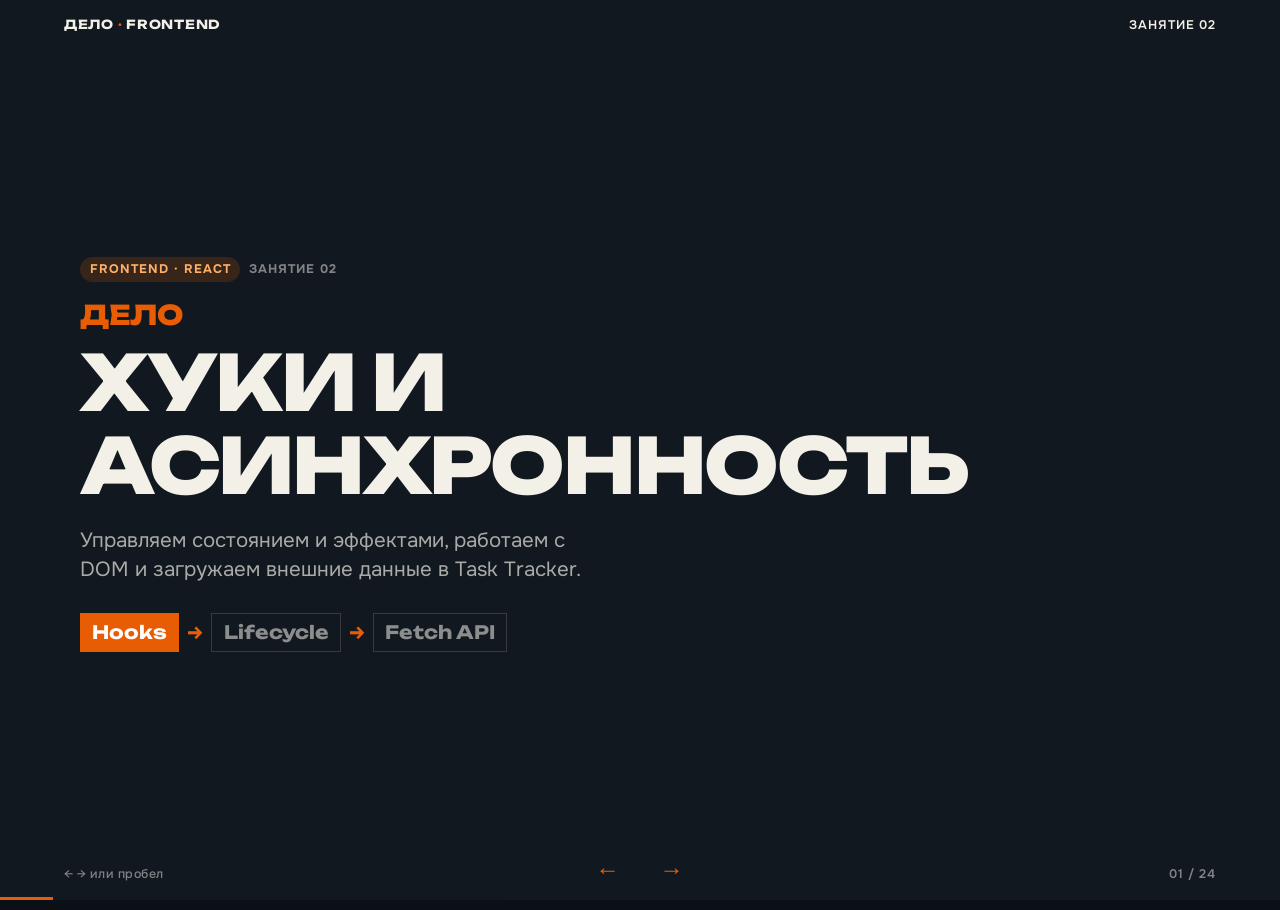
<file: 02.html>
<!DOCTYPE html>
<html lang="ru">
<head>
  <meta charset="UTF-8" />
  <meta name="viewport" content="width=device-width, initial-scale=1.0" />
  <title>Занятие 02. Хуки, эффекты и сетевые запросы — ДЕЛО</title>
  <link rel="preconnect" href="https://fonts.googleapis.com" />
  <link rel="preconnect" href="https://fonts.gstatic.com" crossorigin />
  <link href="https://fonts.googleapis.com/css2?family=Onest:wght@400;500;600;700&family=Unbounded:wght@500;700;800&display=swap" rel="stylesheet" />
  <style>
    :root {
      --ink: #0c1624;
      --ink-soft: #1a2a3a;
      --paper: #f3f0e8;
      --paper-warm: #ebe6da;
      --accent: #e85d04;
      --accent-deep: #c44902;
      --accent-glow: #ffb068;
      --teal: #0d6e6e;
      --muted: #5c6b7a;
      --line: rgba(12, 22, 36, 0.12);
      --font-display: "Unbounded", sans-serif;
      --font-body: "Onest", sans-serif;
    }

    *, *::before, *::after { box-sizing: border-box; margin: 0; padding: 0; }
    html, body { height: 100%; overflow: hidden; }
    body {
      font-family: var(--font-body);
      color: var(--ink);
      background: #0b1016;
      -webkit-font-smoothing: antialiased;
    }

    .deck {
      position: relative;
      width: 100%;
      height: 100%;
    }

    .slide {
      position: absolute;
      inset: 0;
      display: flex;
      flex-direction: column;
      justify-content: center;
      padding: clamp(4.25rem, 9vh, 5.5rem) clamp(1.5rem, 5vw, 4.5rem) clamp(3.5rem, 8vh, 4.75rem);
      opacity: 0;
      visibility: hidden;
      transform: translateY(10px);
      transition: opacity 0.35s ease, transform 0.35s ease, visibility 0.35s;
      overflow: hidden;
    }
    .slide.is-on {
      opacity: 1;
      visibility: visible;
      transform: none;
      z-index: 1;
    }

    .slide--dark { background: #111820; color: var(--paper); }
    .slide--ink { background: var(--ink); color: var(--paper); }
    .slide--paper { background: var(--paper); color: var(--ink); }
    .slide--warm { background: linear-gradient(180deg, var(--paper-warm), var(--paper)); color: var(--ink); }
    .slide--teal { background: linear-gradient(135deg, #0d3d3d 0%, #0c1624 55%, #1a2433 100%); color: var(--paper); }

    .inner {
      width: min(1120px, 100%);
      margin-inline: auto;
    }
    .inner--wide { width: min(1240px, 100%); }

    .chrome {
      position: fixed;
      z-index: 10;
      left: 0; right: 0;
      display: flex;
      align-items: center;
      justify-content: space-between;
      gap: 1rem;
      padding: 1.05rem clamp(1.5rem, 5vw, 4.5rem);
      pointer-events: none;
      font-size: 0.78rem;
      font-weight: 600;
      letter-spacing: 0.08em;
      text-transform: uppercase;
    }
    .chrome--top { top: 0; color: var(--ink); }
    .chrome--bottom { bottom: 0; padding-bottom: 1.15rem; color: var(--muted); }
    .brand { font-family: var(--font-display); font-weight: 700; letter-spacing: 0.06em; }
    .brand .x { color: var(--accent); }
    .hint { font-weight: 500; letter-spacing: 0.04em; text-transform: none; }
    body:has(.slide--dark.is-on) .chrome--top,
    body:has(.slide--ink.is-on) .chrome--top,
    body:has(.slide--teal.is-on) .chrome--top { color: var(--paper); }
    body:has(.slide--dark.is-on) .chrome--bottom,
    body:has(.slide--ink.is-on) .chrome--bottom,
    body:has(.slide--teal.is-on) .chrome--bottom { color: rgba(243, 240, 232, 0.5); }

    .progress {
      position: fixed;
      z-index: 11;
      left: 0; right: 0; bottom: 0;
      height: 3px;
      background: rgba(12, 22, 36, 0.18);
    }
    .progress > i {
      display: block;
      height: 100%;
      width: 0;
      background: var(--accent);
      transition: width 0.3s ease;
    }

    .kicker {
      display: inline-flex;
      align-items: center;
      gap: 0.55rem;
      margin-bottom: 1rem;
      font-size: 0.78rem;
      font-weight: 700;
      letter-spacing: 0.08em;
      text-transform: uppercase;
      color: var(--muted);
    }
    .pill {
      color: var(--accent-deep);
      background: rgba(232, 93, 4, 0.12);
      padding: 0.28rem 0.6rem;
      border-radius: 999px;
    }
    .slide--dark .kicker,
    .slide--ink .kicker,
    .slide--teal .kicker { color: rgba(243, 240, 232, 0.5); }
    .slide--dark .pill,
    .slide--ink .pill,
    .slide--teal .pill {
      color: var(--accent-glow);
      background: rgba(232, 93, 4, 0.18);
    }

    .eyebrow {
      font-family: var(--font-display);
      font-size: clamp(1.15rem, 2.6vw, 1.7rem);
      font-weight: 800;
      letter-spacing: -0.03em;
      text-transform: uppercase;
      color: var(--accent);
      margin-bottom: 0.65rem;
    }
    h1, h2 {
      font-family: var(--font-display);
      font-weight: 800;
      letter-spacing: -0.03em;
      line-height: 1.08;
    }
    h1 {
      font-size: clamp(2.4rem, 7vw, 4.8rem);
      text-transform: uppercase;
      max-width: 14ch;
      margin-bottom: 1.1rem;
    }
    h2 {
      font-size: clamp(1.7rem, 4.2vw, 2.85rem);
      max-width: 22ch;
      margin-bottom: 0.85rem;
    }
    .lead {
      font-size: clamp(1.05rem, 2vw, 1.28rem);
      line-height: 1.45;
      max-width: 38ch;
      color: var(--muted);
    }
    .slide--dark .lead,
    .slide--ink .lead,
    .slide--teal .lead { color: rgba(243, 240, 232, 0.68); }

    .agenda {
      list-style: none;
      display: grid;
      gap: 0;
    }
    .agenda li {
      display: grid;
      grid-template-columns: 3.4rem 1fr;
      gap: 1.15rem;
      padding: 0.72rem 0;
      border-bottom: 1px solid var(--line);
      align-items: baseline;
    }
    .agenda .n {
      font-family: var(--font-display);
      font-weight: 700;
      color: var(--accent);
      font-size: 1.05rem;
    }
    .agenda .t {
      font-family: var(--font-display);
      font-weight: 700;
      font-size: clamp(1.05rem, 2vw, 1.35rem);
      letter-spacing: -0.02em;
    }
    .agenda .d {
      display: block;
      margin-top: 0.25rem;
      color: var(--muted);
      font-size: 0.98rem;
      font-weight: 400;
    }

    .grid-2, .grid-3, .grid-4 {
      display: grid;
      gap: clamp(1rem, 2.5vw, 1.6rem);
      margin-top: 1.75rem;
    }
    .grid-2 { grid-template-columns: 1fr 1fr; }
    .grid-3 { grid-template-columns: repeat(3, minmax(0, 1fr)); }
    .grid-4 { grid-template-columns: repeat(4, minmax(0, 1fr)); }

    .card {
      padding: clamp(1.15rem, 2.2vw, 1.6rem);
      border: 1px solid rgba(12, 22, 36, 0.08);
      background: rgba(255, 255, 255, 0.55);
      border-radius: 1.35rem;
      box-shadow: 0 12px 32px rgba(12, 22, 36, 0.06);
    }
    .slide--dark .card,
    .slide--ink .card,
    .slide--teal .card {
      background: rgba(243, 240, 232, 0.06);
      border-color: rgba(243, 240, 232, 0.12);
      box-shadow: 0 12px 32px rgba(0, 0, 0, 0.18);
    }
    .card h3 {
      font-family: var(--font-display);
      font-size: clamp(1rem, 1.6vw, 1.18rem);
      font-weight: 700;
      margin-bottom: 0.45rem;
      letter-spacing: -0.02em;
    }
    .slide--dark .card h3 { color: var(--accent-glow); }
    .card p { color: var(--muted); font-size: 0.98rem; line-height: 1.45; }
    .slide--dark .card p,
    .slide--ink .card p,
    .slide--teal .card p { color: rgba(243, 240, 232, 0.68); }

    .path {
      display: flex;
      flex-wrap: wrap;
      align-items: center;
      gap: 0.45rem 0.35rem;
      margin-top: 1.75rem;
      font-family: var(--font-display);
      font-weight: 700;
      font-size: clamp(0.95rem, 1.6vw, 1.15rem);
    }
    .path span {
      padding: 0.45rem 0.7rem;
      border: 1px solid rgba(243, 240, 232, 0.16);
      color: rgba(243, 240, 232, 0.55);
    }
    .path .now {
      color: #fff;
      background: var(--accent);
      border-color: var(--accent);
    }
    .path .sep { border: 0; padding: 0 0.15rem; color: var(--accent); }

    .code {
      --win-bar: 1.85rem;
      position: relative;
      margin-top: 1.5rem;
      padding: calc(var(--win-bar) + 0.95rem) 1.35rem 1.1rem;
      font-family: ui-monospace, "SF Mono", Menlo, Consolas, monospace;
      font-size: clamp(0.92rem, 1.4vw, 1.08rem);
      line-height: 1.55;
      color: #e8e4da;
      overflow: auto;
      border-radius: 14px;
      background: #1c1c1e;
      border: 1px solid rgba(255, 255, 255, 0.06);
      box-shadow:
        0 1px 0 rgba(255, 255, 255, 0.08) inset,
        0 18px 44px rgba(12, 22, 36, 0.28);
    }
    .code::before {
      content: "";
      position: absolute;
      top: 0;
      left: 0;
      right: 0;
      height: var(--win-bar);
      border-radius: 14px 14px 0 0;
      background: linear-gradient(180deg, #3a3a3c, #2c2c2e);
      box-shadow: inset 0 -1px 0 rgba(0, 0, 0, 0.35);
    }
    .code::after {
      content: "";
      position: absolute;
      top: calc((var(--win-bar) - 10px) / 2);
      left: 0.85rem;
      width: 10px;
      height: 10px;
      border-radius: 50%;
      background: #ff5f57;
      box-shadow:
        16px 0 0 #febc2e,
        32px 0 0 #28c840;
    }
    .code--sm {
      --win-bar: 1.55rem;
      margin-top: 0.85rem;
      padding: calc(var(--win-bar) + 0.7rem) 0.95rem 0.8rem;
      font-size: clamp(0.78rem, 1.15vw, 0.9rem);
      line-height: 1.45;
      border-radius: 12px;
    }
    .code--sm::before { border-radius: 12px 12px 0 0; }
    .code--sm::after {
      width: 8px;
      height: 8px;
      top: calc((var(--win-bar) - 8px) / 2);
      left: 0.75rem;
      box-shadow:
        13px 0 0 #febc2e,
        26px 0 0 #28c840;
    }
    .card .code { margin-bottom: 0; }
    .fact {
      margin-top: 1.15rem;
      padding: 0.95rem 1.15rem;
      border-left: 3px solid var(--accent);
      background: rgba(232, 93, 4, 0.08);
      border-radius: 0 1rem 1rem 0;
    }
    .fact .label {
      font-size: 0.72rem;
      font-weight: 700;
      letter-spacing: 0.1em;
      text-transform: uppercase;
      color: var(--accent-deep);
      margin-bottom: 0.35rem;
    }
    .fact p {
      font-size: 1.02rem;
      line-height: 1.4;
      color: var(--ink-soft);
      max-width: 54ch;
    }
    .grid-2--tight {
      margin-top: 1.15rem;
      gap: 0.9rem;
    }
    .sig {
      display: grid;
      grid-template-columns: auto 1fr 1fr;
      gap: 0.75rem;
      margin-top: 1.5rem;
    }
    .sig-part {
      display: flex;
      flex-direction: column;
      gap: 0.4rem;
      padding: 0.75rem 0.9rem 0.85rem;
      border: 1px solid var(--line);
      background: rgba(255, 255, 255, 0.28);
      min-width: 0;
      border-radius: 1rem;
    }
    .sig-part--in { border-color: rgba(13, 110, 110, 0.35); }
    .sig-part--out { border-color: rgba(232, 93, 4, 0.35); }
    .sig-label {
      font-size: 0.72rem;
      font-weight: 700;
      letter-spacing: 0.1em;
      text-transform: uppercase;
      color: var(--muted);
    }
    .sig-part--in .sig-label { color: var(--teal); }
    .sig-part--out .sig-label { color: var(--accent-deep); }
    .sig-code {
      font-family: ui-monospace, "SF Mono", Menlo, Consolas, monospace;
      font-size: clamp(0.95rem, 1.6vw, 1.15rem);
      font-weight: 600;
      color: var(--ink);
      line-height: 1.3;
    }
    .kw { color: #ff9f5a; }
    .fn { color: #7ecfcf; }
    .st { color: #c9e39b; }
    .cm { color: rgba(243, 240, 232, 0.38); }
    .tp { color: #9ec5ff; }
    .num { color: #e8c27a; }
    .card code, .lead code, p code, h3 code {
      font-family: ui-monospace, "SF Mono", Menlo, Consolas, monospace;
      font-size: 0.92em;
      color: var(--accent-deep);
    }
    .slide--dark .card code,
    .slide--ink .card code,
    .slide--teal .card code,
    .slide--dark .lead code,
    .slide--ink .lead code,
    .slide--teal .lead code { color: var(--accent-glow); }

    .dots {
      list-style: none;
      display: grid;
      gap: 0.85rem;
      margin-top: 1.25rem;
      max-width: 46rem;
    }
    .dots li {
      position: relative;
      padding-left: 1.2rem;
      font-size: 1.12rem;
      line-height: 1.45;
      color: var(--ink-soft);
    }
    .dots li::before {
      content: "";
      position: absolute;
      left: 0; top: 0.58em;
      width: 0.45rem; height: 0.45rem;
      border-radius: 50%;
      background: var(--accent);
    }
    .slide--dark .dots li,
    .slide--ink .dots li,
    .slide--teal .dots li { color: rgba(243, 240, 232, 0.78); }

    .practice {
      margin-top: 1.75rem;
      padding: 1.35rem 1.5rem;
      border: 1px solid rgba(243, 240, 232, 0.16);
      background: rgba(232, 93, 4, 0.12);
      border-radius: 1.15rem;
    }
    .practice .label {
      font-size: 0.75rem;
      font-weight: 700;
      letter-spacing: 0.1em;
      text-transform: uppercase;
      color: var(--accent-glow);
      margin-bottom: 0.45rem;
    }
    .practice p { font-size: 1.12rem; line-height: 1.4; max-width: 42ch; }

    .nav-hit {
      position: fixed;
      top: 0; bottom: 3px;
      width: 18%;
      z-index: 8;
      background: transparent;
      border: 0;
      cursor: pointer;
    }
    .nav-hit--prev { left: 0; }
    .nav-hit--next { right: 0; }

    @media (max-width: 860px) {
      .grid-2, .grid-3, .grid-4 { grid-template-columns: 1fr; }
      .agenda li { grid-template-columns: 2.4rem 1fr; }
      .chrome .hint { display: none; }
      h1 { max-width: none; }
    }

    .slide { overflow-y: auto; }
    .inner { flex-shrink: 0; }
    .code { white-space: pre; tab-size: 2; }
    .grid-2 > *, .grid-3 > * { min-width: 0; }
    a { color: var(--accent-deep); text-underline-offset: 4px; }
    .slide--ink a, .slide--dark a { color: var(--accent-glow); }
    .nav-hit { top: auto; bottom: 0.55rem; width: 3rem; height: 2.6rem; z-index: 12; color: var(--accent); font-size: 1.5rem; border-radius: 0.5rem; }
    .nav-hit--prev { left: calc(50% - 3.5rem); }
    .nav-hit--next { right: calc(50% - 3.5rem); }
    .nav-hit:focus-visible { outline: 2px solid var(--accent); }
    @media (max-width: 860px), (max-height: 650px) {
      .slide { justify-content: flex-start; }
      .grid-2, .grid-3, .grid-4 { gap: 0.8rem; margin-top: 1rem; }
    }
    @media (prefers-reduced-motion: reduce) { .slide, .progress > i { transition: none; } }
    @media print {
      html, body { height: auto; overflow: visible; background: white; }
      .chrome, .progress, .nav-hit { display: none; }
      .deck { height: auto; }
      .slide { position: relative; opacity: 1; visibility: visible; transform: none; min-height: 100vh; break-after: page; overflow: visible; print-color-adjust: exact; }
    }

    .code { font-size: clamp(0.85rem, 1.25vw, 1rem); line-height: 1.45; }
    .code--sm { font-size: clamp(0.78rem, 1.1vw, 0.9rem); }
    .hook-table { width: 100%; border-collapse: collapse; margin-top: 1.4rem; font-size: 1.03rem; line-height: 1.4; }
    .hook-table th, .hook-table td { text-align: left; padding: 0.75rem 0.9rem; border-bottom: 1px solid var(--line); }
    .hook-table th { color: var(--accent-deep); }
    .hook-table td:first-child { white-space: nowrap; font-weight: 600; }
    .table-wrap { overflow-x: auto; }
    .slide--ink .fact p, .slide--dark .fact p { color: var(--paper); }
    .slide--ink .fact .label, .slide--dark .fact .label { color: var(--accent-glow); }
  
/* code-tools:start */
.code-frame { position: relative; margin-top: 1.5rem; min-width: 0; }
.code-frame .code { margin-top: 0; color: #d4d4d4; background: #1e1e1e; }
.code-frame .code code { color: #d4d4d4; font: inherit; }
.code-copy { position: absolute; z-index: 3; top: 2px; right: 8px; height: 26px; min-width: 30px; display: flex; align-items: center; justify-content: center; gap: 6px; padding: 2px 7px; border: 1px solid transparent; border-radius: 5px; background: #303033; color: #d4d4d4; cursor: pointer; font: 11px/1.2 var(--font-body); }
.code-copy:hover { background: #454549; color: white; border-color: #707074; }
.code-copy:focus-visible { outline: 2px solid #ffb068; outline-offset: 2px; }
.code-copy svg { width: 15px; height: 15px; flex-shrink: 0; }
.code-copy[data-state="success"] { color: #b5cea8; }
.code-copy[data-state="error"] { color: #ffb068; }
.code-copy-label:empty { display: none; }
.copy-announcement { position: fixed; width: 1px; height: 1px; padding: 0; overflow: hidden; clip-path: inset(50%); white-space: nowrap; }
@media (pointer: coarse) { .code-copy { min-width: 44px; } }
@media print { .code-copy, .copy-announcement { display: none; } }
/* code-tools:end */


/* dark-callouts:start */
:is(.slide--dark, .slide--ink, .slide--teal) .fact {
  color: #f3f0e8;
  background: #243044;
  border: 1px solid #536079;
  border-left: 4px solid #ffb068;
  box-shadow: 0 8px 24px rgba(0, 0, 0, 0.16);
}
:is(.slide--dark, .slide--ink, .slide--teal) .fact p,
:is(.slide--dark, .slide--ink, .slide--teal) .fact li {
  color: #f3f0e8;
}
:is(.slide--dark, .slide--ink, .slide--teal) .fact .label {
  color: #ffb068;
}
:is(.slide--dark, .slide--ink, .slide--teal) .fact a {
  color: #a8daff;
  text-decoration: underline;
  text-underline-offset: 3px;
}
:is(.slide--dark, .slide--ink, .slide--teal) .fact code {
  color: #ffe0ba;
  background: #192231;
  padding: 0.08em 0.28em;
  border-radius: 0.25rem;
}
:is(.slide--dark, .slide--ink, .slide--teal) .fact a:hover { color: #ffffff; }
/* dark-callouts:end */

</style>
</head>
<body>
  <div class="chrome chrome--top">
    <div class="brand">Дело <span class="x">·</span> Frontend</div>
    <div class="meta">Занятие 02</div>
  </div>
  <div class="chrome chrome--bottom">
    <div class="hint">← → или пробел</div>
    <div class="counter" id="counter">01 / 24</div>
  </div>
  <div class="progress" aria-hidden="true"><i id="bar"></i></div>

  <button class="nav-hit nav-hit--prev" type="button" aria-label="Предыдущий слайд">←</button>
  <button class="nav-hit nav-hit--next" type="button" aria-label="Следующий слайд">→</button>

  <main class="deck" id="deck">
<section class="slide slide--dark is-on"><div class="inner"><div class="kicker"><span class="pill">Frontend · React</span> Занятие 02</div><p class="eyebrow">ДЕЛО</p><h1>Хуки и<br>асинхронность</h1><p class="lead">Управляем состоянием и эффектами, работаем с DOM и загружаем внешние данные в Task Tracker.</p><div class="path"><span class="now">Hooks</span><b class="sep">→</b><span>Lifecycle</span><b class="sep">→</b><span>Fetch API</span></div></div></section>
<section class="slide slide--warm"><div class="inner"><div class="kicker"><span class="pill">О занятии</span> Занятие 02</div><h2>Подключаем внешний мир</h2><div class="grid-2"><article class="card"><h3>Цель</h3><p>Научиться управлять состоянием, побочными эффектами, ссылками на DOM и базовыми сетевыми запросами.</p></article><article class="card"><h3>Результат</h3><p>Task Tracker загружает задачи из API, показывает загрузку и ошибку, поддерживает повторный запрос.</p></article></div></div></section>
<section class="slide slide--paper"><div class="inner"><div class="kicker"><span class="pill">Маршрут</span> Занятие 02</div><h2>План занятия</h2><ol class="agenda"><li><span class="n">01</span><div class="t">useState<span class="d">Снимок рендера и обновления состояния</span></div></li><li><span class="n">02</span><div class="t">useEffect<span class="d">Синхронизация, зависимости и cleanup</span></div></li><li><span class="n">03</span><div class="t">useRef<span class="d">DOM-ссылки и значение между рендерами</span></div></li><li><span class="n">04</span><div class="t">Обзор хуков<span class="d">useContext, useMemo и useCallback на примерах</span></div></li><li><span class="n">05</span><div class="t">Fetch API<span class="d">GET-запрос, состояния интерфейса и практика</span></div></li></ol></div></section>
<section class="slide slide--ink"><div class="inner"><div class="kicker"><span class="pill">useState</span> Занятие 02</div><h2>useState хранит данные компонента</h2><div class="code-frame"><pre class="code" data-language="tsx"><code><span class="line"><span style="color:#D4D4D4"></span><span style="color:#C586C0">const</span><span style="color:#D4D4D4"> [count, setCount] = </span><span style="color:#DCDCAA">useState</span><span style="color:#D4D4D4">(</span><span style="color:#B5CEA8">0</span><span style="color:#D4D4D4">);</span></span>
<span class="line"><span style="color:#D4D4D4"></span></span>
<span class="line"><span style="color:#D4D4D4"></span><span style="color:#C586C0">function</span><span style="color:#D4D4D4"> handleClick() {</span></span>
<span class="line"><span style="color:#D4D4D4">  setCount(count + </span><span style="color:#B5CEA8">1</span><span style="color:#D4D4D4">);</span></span>
<span class="line"><span style="color:#D4D4D4">}</span></span></code></pre></div><div class="fact"><div class="label">Как это работает</div><p>count содержит текущее число. setCount задаёт новое число, после чего React обновляет текст на экране.</p></div></div></section>
<section class="slide slide--paper"><div class="inner"><div class="kicker"><span class="pill">Правила хуков</span> Занятие 02</div><h2>Порядок вызовов должен сохраняться</h2><ul class="dots"><li>Вызывайте хуки на верхнем уровне компонента или собственного хука.</li><li>Не помещайте вызов хука в условие, цикл или вложенную функцию.</li><li>React связывает состояние с позицией вызова в дереве компонентов.</li><li>Функции, начинающиеся с use, могут объединять другие хуки.</li></ul><div class="code-frame"><pre class="code code--sm" data-language="tsx"><code><span class="line"><span style="color:#D4D4D4"></span><span style="color:#6A9955">// Плохо</span><span style="color:#D4D4D4"></span></span>
<span class="line"><span style="color:#D4D4D4"></span><span style="color:#C586C0">if</span><span style="color:#D4D4D4"> (isOpen) </span><span style="color:#DCDCAA">useEffect</span><span style="color:#D4D4D4">(() =&gt; {}, []);</span></span>
<span class="line"><span style="color:#D4D4D4"></span></span>
<span class="line"><span style="color:#D4D4D4"></span><span style="color:#6A9955">// Хорошо</span><span style="color:#D4D4D4"></span></span>
<span class="line"><span style="color:#D4D4D4"></span><span style="color:#DCDCAA">useEffect</span><span style="color:#D4D4D4">(() =&gt; {</span></span>
<span class="line"><span style="color:#D4D4D4">  </span><span style="color:#C586C0">if</span><span style="color:#D4D4D4"> (!isOpen) </span><span style="color:#C586C0">return</span><span style="color:#D4D4D4">;</span></span>
<span class="line"><span style="color:#D4D4D4">}, [isOpen]);</span></span></code></pre></div></div></section>
<section class="slide slide--warm"><div class="inner"><div class="kicker"><span class="pill">Жизненный цикл</span> Занятие 02</div><h2>Компонент появляется, меняется и удаляется</h2><div class="grid-3"><article class="card"><h3>Появился</h3><p>React впервые показывает компонент на странице.</p></article><article class="card"><h3>Изменился</h3><p>Props или state изменились, поэтому React обновляет интерфейс.</p></article><article class="card"><h3>Удалился</h3><p>Компонент больше не нужен и исчезает со страницы.</p></article></div><div class="fact"><div class="label">Где нужен useEffect</div><p>useEffect запускает дополнительное действие после появления или изменения компонента.</p></div></div></section>
<section class="slide slide--paper"><div class="inner inner--wide"><div class="kicker"><span class="pill">Жизненный цикл · схема</span> Занятие 02</div><h2>Четыре этапа работы компонента</h2><div class="grid-4"><article class="card"><h3>01 · Инициализация</h3><p>React получает props, создаёт начальное state и впервые вызывает функцию компонента.</p></article><article class="card"><h3>02 · Монтирование</h3><p>React добавляет элементы компонента на страницу. После показа запускается useEffect.</p></article><article class="card"><h3>03 · Обновление</h3><p>Props или state изменились. React снова вызывает компонент и обновляет нужные элементы.</p></article><article class="card"><h3>04 · Размонтирование</h3><p>Компонент удаляется со страницы. React запускает функции очистки эффектов.</p></article></div><div class="path"><span class="now" style="color:#fff">Инициализация</span><b class="sep">→</b><span style="color:var(--ink);border-color:var(--line)">Монтирование</span><b class="sep">→</b><span style="color:var(--ink);border-color:var(--line)">Обновление</span><b class="sep">→</b><span style="color:var(--ink);border-color:var(--line)">Размонтирование</span></div></div></section>
<section class="slide slide--ink"><div class="inner"><div class="kicker"><span class="pill">useEffect</span> Занятие 02</div><h2>useEffect запускает код после обновления экрана</h2><div class="code-frame"><pre class="code" data-language="tsx"><code><span class="line"><span style="color:#D4D4D4"></span><span style="color:#DCDCAA">useEffect</span><span style="color:#D4D4D4">(() =&gt; {</span></span>
<span class="line"><span style="color:#D4D4D4">  </span><span style="color:#DCDCAA">console</span><span style="color:#D4D4D4">.log(</span><span style="color:#CE9178">'Компонент показан или обновлён'</span><span style="color:#D4D4D4">);</span></span>
<span class="line"><span style="color:#D4D4D4">});</span></span></code></pre></div><ul class="dots"><li>Сначала React показывает интерфейс.</li><li>После этого выполняется код внутри useEffect.</li><li>Массив зависимостей определяет, когда повторять эффект.</li></ul></div></section>
<section class="slide slide--paper"><div class="inner"><div class="kicker"><span class="pill">useEffect · без массива</span> Занятие 02</div><h2>Запуск после каждого обновления</h2><div class="code-frame"><pre class="code" data-language="tsx"><code><span class="line"><span style="color:#D4D4D4"></span><span style="color:#DCDCAA">useEffect</span><span style="color:#D4D4D4">(() =&gt; {</span></span>
<span class="line"><span style="color:#D4D4D4">  </span><span style="color:#DCDCAA">console</span><span style="color:#D4D4D4">.log(</span><span style="color:#CE9178">'Интерфейс обновился'</span><span style="color:#D4D4D4">);</span></span>
<span class="line"><span style="color:#D4D4D4">});</span></span></code></pre></div><div class="fact"><div class="label">Когда срабатывает</div><p>Сообщение появляется после первого показа компонента и после каждого следующего обновления.</p></div></div></section>
<section class="slide slide--ink"><div class="inner"><div class="kicker"><span class="pill">useEffect · пустой массив</span> Занятие 02</div><h2>Запуск при появлении компонента</h2><div class="code-frame"><pre class="code" data-language="tsx"><code><span class="line"><span style="color:#D4D4D4"></span><span style="color:#DCDCAA">useEffect</span><span style="color:#D4D4D4">(() =&gt; {</span></span>
<span class="line"><span style="color:#D4D4D4">  </span><span style="color:#DCDCAA">console</span><span style="color:#D4D4D4">.log(</span><span style="color:#CE9178">'Страница задач открыта'</span><span style="color:#D4D4D4">);</span></span>
<span class="line"><span style="color:#D4D4D4">}, []);</span></span></code></pre></div><div class="fact"><div class="label">Пример применения</div><p>Можно один раз загрузить начальные данные или подключить обработчик события. Пустой массив означает, что эффект не зависит от props и state.</p></div></div></section>
<section class="slide slide--paper"><div class="inner"><div class="kicker"><span class="pill">useEffect · зависимость</span> Занятие 02</div><h2>Запуск при изменении выбранного значения</h2><div class="code-frame"><pre class="code" data-language="tsx"><code><span class="line"><span style="color:#D4D4D4"></span><span style="color:#DCDCAA">useEffect</span><span style="color:#D4D4D4">(() =&gt; {</span></span>
<span class="line"><span style="color:#D4D4D4">  </span><span style="color:#DCDCAA">document</span><span style="color:#D4D4D4">.title = </span><span style="color:#CE9178">`Задач: ${tasks.length}`</span><span style="color:#D4D4D4">;</span></span>
<span class="line"><span style="color:#D4D4D4">}, [tasks.length]);</span></span></code></pre></div><div class="fact"><div class="label">Пример применения</div><p>Эффект запускается при первом показе компонента и после изменения количества задач. Другие обновления его не запускают.</p></div></div></section>
<section class="slide slide--paper"><div class="inner"><div class="kicker"><span class="pill">useRef</span> Занятие 02</div><h2>Значение между рендерами без нового рендера</h2><div class="code-frame"><pre class="code" data-language="tsx"><code><span class="line"><span style="color:#D4D4D4"></span><span style="color:#C586C0">const</span><span style="color:#D4D4D4"> inputRef = </span><span style="color:#DCDCAA">useRef</span><span style="color:#D4D4D4">&lt;</span><span style="color:#4EC9B0">HTMLInputElement</span><span style="color:#D4D4D4">&gt;(</span><span style="color:#C586C0">null</span><span style="color:#D4D4D4">);</span></span>
<span class="line"><span style="color:#D4D4D4"></span></span>
<span class="line"><span style="color:#D4D4D4"></span><span style="color:#C586C0">function</span><span style="color:#D4D4D4"> focusInput() {</span></span>
<span class="line"><span style="color:#D4D4D4">  inputRef.current?.focus();</span></span>
<span class="line"><span style="color:#D4D4D4">}</span></span>
<span class="line"><span style="color:#D4D4D4"></span></span>
<span class="line"><span style="color:#D4D4D4">&lt;input ref={inputRef} /&gt;</span></span></code></pre></div><div class="grid-2"><article class="card"><h3>Подходит</h3><p>DOM-элемент, id таймера, предыдущее значение, объект внешней библиотеки.</p></article><article class="card"><h3>Не подходит</h3><p>Данные, изменение которых должно сразу обновить интерфейс. Для них нужен state.</p></article></div></div></section>
<section class="slide slide--warm"><div class="inner"><div class="kicker"><span class="pill">useContext · пример</span> Занятие 02</div><h2>Тема доступна всем компонентам</h2><div class="code-frame"><pre class="code code--sm" data-language="tsx"><code><span class="line"><span style="color:#C586C0">type</span><span style="color:#4EC9B0"> Theme</span><span style="color:#D4D4D4"> = </span><span style="color:#CE9178">'light'</span><span style="color:#D4D4D4"> | </span><span style="color:#CE9178">'dark'</span><span style="color:#D4D4D4">;</span></span>
<span class="line"><span style="color:#C586C0">const</span><span style="color:#D4D4D4"> ThemeContext = </span><span style="color:#DCDCAA">createContext</span><span style="color:#D4D4D4">(</span><span style="color:#C586C0">null</span><span style="color:#D4D4D4">);</span></span>
<span class="line"><span style="color:#D4D4D4"></span></span>
<span class="line"><span style="color:#C586C0">function</span><span style="color:#DCDCAA"> App</span><span style="color:#D4D4D4">() {</span></span>
<span class="line"><span style="color:#C586C0">  const</span><span style="color:#D4D4D4"> [theme, setTheme] = </span><span style="color:#DCDCAA">useState</span><span style="color:#D4D4D4">&lt;</span><span style="color:#4EC9B0">Theme</span><span style="color:#D4D4D4">&gt;(</span><span style="color:#CE9178">'light'</span><span style="color:#D4D4D4">);</span></span>
<span class="line"><span style="color:#C586C0">  const</span><span style="color:#D4D4D4"> toggleTheme = () =&gt;</span></span>
<span class="line"><span style="color:#D4D4D4">    setTheme(value =&gt; value === </span><span style="color:#CE9178">'light'</span><span style="color:#D4D4D4"> ? </span><span style="color:#CE9178">'dark'</span><span style="color:#D4D4D4"> : </span><span style="color:#CE9178">'light'</span><span style="color:#D4D4D4">);</span></span>
<span class="line"><span style="color:#D4D4D4"></span></span>
<span class="line"><span style="color:#C586C0">  return</span><span style="color:#D4D4D4"> (</span></span>
<span class="line"><span style="color:#D4D4D4">    &lt;ThemeContext.Provider value={{ theme, toggleTheme }}&gt;</span></span>
<span class="line"><span style="color:#D4D4D4">      &lt;Page /&gt;</span></span>
<span class="line"><span style="color:#D4D4D4">    &lt;/ThemeContext.Provider&gt;</span></span>
<span class="line"><span style="color:#D4D4D4">  );</span></span>
<span class="line"><span style="color:#D4D4D4">}</span></span></code></pre></div><div class="fact"><div class="label">Что передаёт Context</div><p>Provider хранит текущую тему и функцию переключения. Любой вложенный компонент получает их через useContext без цепочки props.</p></div></div></section>
<section class="slide slide--warm"><div class="inner"><div class="kicker"><span class="pill">Тема интерфейса</span> Занятие 02</div><h2>Стили светлой и тёмной темы</h2><div class="code-frame"><pre class="code" data-language="css"><code><span class="line"><span style="color:#DCDCAA">.theme-light</span><span style="color:#D4D4D4"> {</span></span>
<span class="line"><span style="color:#9CDCFE">  color</span><span style="color:#D4D4D4">: </span><span style="color:#CE9178">#111820</span><span style="color:#D4D4D4">;</span></span>
<span class="line"><span style="color:#9CDCFE">  background-color</span><span style="color:#D4D4D4">: </span><span style="color:#CE9178">#f7f3eb</span><span style="color:#D4D4D4">;</span></span>
<span class="line"><span style="color:#D4D4D4">}</span></span>
<span class="line"><span style="color:#D4D4D4"></span></span>
<span class="line"><span style="color:#DCDCAA">.theme-dark</span><span style="color:#D4D4D4"> {</span></span>
<span class="line"><span style="color:#9CDCFE">  color</span><span style="color:#D4D4D4">: </span><span style="color:#CE9178">#f7f3eb</span><span style="color:#D4D4D4">;</span></span>
<span class="line"><span style="color:#9CDCFE">  background-color</span><span style="color:#D4D4D4">: </span><span style="color:#CE9178">#111820</span><span style="color:#D4D4D4">;</span></span>
<span class="line"><span style="color:#D4D4D4">}</span></span></code></pre></div><div class="fact"><div class="label">Как применить</div><p>Добавляем к корневому блоку класс theme-light или theme-dark. Цвет текста и фон меняются вместе.</p></div></div></section>

<section class="slide slide--paper"><div class="inner"><div class="kicker"><span class="pill">useContext · Header</span> Занятие 02</div><h2>Header переключает общую тему</h2><div class="code-frame"><pre class="code code--sm" data-language="tsx"><code><span class="line"><span style="color:#C586C0">function</span><span style="color:#DCDCAA"> Header</span><span style="color:#D4D4D4">() {</span></span>
<span class="line"><span style="color:#C586C0">  const</span><span style="color:#D4D4D4"> context = </span><span style="color:#DCDCAA">useContext</span><span style="color:#D4D4D4">(ThemeContext);</span></span>
<span class="line"><span style="color:#D4D4D4"></span></span>
<span class="line"><span style="color:#C586C0">  if</span><span style="color:#D4D4D4"> (!context) </span><span style="color:#C586C0">return null</span><span style="color:#D4D4D4">;</span></span>
<span class="line"><span style="color:#C586C0">  const</span><span style="color:#D4D4D4"> { theme, toggleTheme } = context;</span></span>
<span class="line"><span style="color:#D4D4D4"></span></span>
<span class="line"><span style="color:#C586C0">  return</span><span style="color:#D4D4D4"> (</span></span>
<span class="line"><span style="color:#D4D4D4">    &lt;header className={`theme-${theme}`}&gt;</span></span>
<span class="line"><span style="color:#D4D4D4">      &lt;h1&gt;Task Tracker&lt;/h1&gt;</span></span>
<span class="line"><span style="color:#D4D4D4">      &lt;label&gt;</span></span>
<span class="line"><span style="color:#D4D4D4">        &lt;input</span></span>
<span class="line"><span style="color:#9CDCFE">          type</span><span style="color:#D4D4D4">=</span><span style="color:#CE9178">"checkbox"</span><span style="color:#9CDCFE"> role</span><span style="color:#D4D4D4">=</span><span style="color:#CE9178">"switch"</span></span>
<span class="line"><span style="color:#9CDCFE">          checked</span><span style="color:#D4D4D4">={theme === </span><span style="color:#CE9178">'dark'</span><span style="color:#D4D4D4">}</span></span>
<span class="line"><span style="color:#9CDCFE">          onChange</span><span style="color:#D4D4D4">={toggleTheme}</span></span>
<span class="line"><span style="color:#D4D4D4">        /&gt;</span></span>
<span class="line"><span style="color:#D4D4D4">        Тёмная тема</span></span>
<span class="line"><span style="color:#D4D4D4">      &lt;/label&gt;</span></span>
<span class="line"><span style="color:#D4D4D4">    &lt;/header&gt;</span></span>
<span class="line"><span style="color:#D4D4D4">  );</span></span>
<span class="line"><span style="color:#D4D4D4">}</span></span></code></pre></div><div class="fact"><div class="label">Связь примеров</div><p>Header читает theme и toggleTheme из ThemeContext. После переключения React меняет класс theme-light на theme-dark или обратно.</p></div></div></section>
<section class="slide slide--paper"><div class="inner"><div class="kicker"><span class="pill">Оптимизация · пример</span> Занятие 02</div><h2>useMemo и useCallback после измерения</h2><div class="grid-2"><article class="card"><h3>useMemo</h3><p>Кеширует результат вычисления между рендерами.</p><div class="code-frame"><pre class="code code--sm" data-language="tsx"><code><span class="line"><span style="color:#D4D4D4"></span><span style="color:#C586C0">const</span><span style="color:#D4D4D4"> visible = </span><span style="color:#DCDCAA">useMemo</span><span style="color:#D4D4D4">(</span></span>
<span class="line"><span style="color:#D4D4D4">  () =&gt; filterTasks(tasks, query),</span></span>
<span class="line"><span style="color:#D4D4D4">  [tasks, query]</span></span>
<span class="line"><span style="color:#D4D4D4">);</span></span></code></pre></div></article><article class="card"><h3>useCallback</h3><p>Сохраняет ссылку на функцию, когда это важно для оптимизированного потомка.</p><div class="code-frame"><pre class="code code--sm" data-language="tsx"><code><span class="line"><span style="color:#D4D4D4"></span><span style="color:#C586C0">const</span><span style="color:#D4D4D4"> remove = </span><span style="color:#DCDCAA">useCallback</span><span style="color:#D4D4D4">(</span></span>
<span class="line"><span style="color:#D4D4D4">  id =&gt; </span><span style="color:#DCDCAA">setTasks</span><span style="color:#D4D4D4">(v =&gt; v.filter(x =&gt; x.id !== id)),</span></span>
<span class="line"><span style="color:#D4D4D4">  []</span></span>
<span class="line"><span style="color:#D4D4D4">);</span></span></code></pre></div></article></div></div></section>
<section class="slide slide--warm"><div class="inner"><div class="kicker"><span class="pill">Оптимизация</span> Занятие 02</div><h2>Сначала находим медленное место</h2><ul class="dots"><li>Откройте React DevTools Profiler и повторите медленное действие.</li><li>Проверьте, какие компоненты обновились и сколько времени занял рендер.</li><li>Уберите лишние эффекты и ненужные обновления состояния.</li><li>Используйте useMemo или useCallback только для найденной проблемы.</li></ul><div class="fact"><div class="label">Главное правило</div><p>Если интерфейс работает быстро, дополнительная мемоизация не нужна.</p></div></div></section>
<section class="slide slide--paper"><div class="inner"><div class="kicker"><span class="pill">HTTP и Fetch API</span> Занятие 02</div><h2>GET-запрос возвращает Response</h2><div class="code-frame"><pre class="code" data-language="tsx"><code><span class="line"><span style="color:#D4D4D4"></span><span style="color:#C586C0">const</span><span style="color:#D4D4D4"> </span><span style="color:#DCDCAA">response</span><span style="color:#D4D4D4"> = </span><span style="color:#C586C0">await</span><span style="color:#D4D4D4"> </span><span style="color:#DCDCAA">fetch</span><span style="color:#D4D4D4">(url);</span></span>
<span class="line"><span style="color:#D4D4D4"></span></span>
<span class="line"><span style="color:#D4D4D4"></span><span style="color:#C586C0">if</span><span style="color:#D4D4D4"> (!</span><span style="color:#DCDCAA">response</span><span style="color:#D4D4D4">.ok) {</span></span>
<span class="line"><span style="color:#D4D4D4">  </span><span style="color:#C586C0">throw</span><span style="color:#D4D4D4"> </span><span style="color:#C586C0">new</span><span style="color:#D4D4D4"> </span><span style="color:#DCDCAA">Error</span><span style="color:#D4D4D4">(</span><span style="color:#CE9178">`HTTP ${response.status}`</span><span style="color:#D4D4D4">);</span></span>
<span class="line"><span style="color:#D4D4D4">}</span></span>
<span class="line"><span style="color:#D4D4D4"></span></span>
<span class="line"><span style="color:#D4D4D4"></span><span style="color:#C586C0">const</span><span style="color:#D4D4D4"> data = </span><span style="color:#C586C0">await</span><span style="color:#D4D4D4"> </span><span style="color:#DCDCAA">response</span><span style="color:#D4D4D4">.json();</span></span></code></pre></div><div class="fact"><div class="label">Важно</div><p>fetch не отклоняет Promise только из-за статуса 404 или 500. Успешность HTTP-ответа проверяем через response.ok.</p></div></div></section>
<section class="slide slide--ink"><div class="inner"><div class="kicker"><span class="pill">Состояния запроса</span> Занятие 02</div><h2>Интерфейс показывает процесс</h2><div class="grid-3"><article class="card"><h3>Loading</h3><p>Запрос выполняется. Показываем индикатор и исключаем повторный запуск.</p></article><article class="card"><h3>Error</h3><p>Объясняем проблему и даём повторить запрос.</p></article><article class="card"><h3>Success</h3><p>Показываем данные или понятное пустое состояние.</p></article></div><div class="code-frame"><pre class="code code--sm" data-language="tsx"><code><span class="line"><span style="color:#D4D4D4"></span><span style="color:#C586C0">const</span><span style="color:#D4D4D4"> [status, </span><span style="color:#DCDCAA">setStatus</span><span style="color:#D4D4D4">] = </span><span style="color:#DCDCAA">useState</span><span style="color:#D4D4D4">&lt;</span><span style="color:#CE9178">'idle'</span><span style="color:#D4D4D4"> | </span><span style="color:#CE9178">'loading'</span><span style="color:#D4D4D4"> | </span><span style="color:#CE9178">'success'</span><span style="color:#D4D4D4"> | </span><span style="color:#CE9178">'error'</span><span style="color:#D4D4D4">&gt;(</span><span style="color:#CE9178">'idle'</span><span style="color:#D4D4D4">);</span></span></code></pre></div></div></section>
<section class="slide slide--paper"><div class="inner"><div class="kicker"><span class="pill">Практика · данные</span> Занятие 02</div><h2>Запрос отдельно от компонента</h2><div class="code-frame"><pre class="code code--sm" data-language="tsx"><code><span class="line"><span style="color:#D4D4D4"></span><span style="color:#C586C0">type</span><span style="color:#D4D4D4"> </span><span style="color:#4EC9B0">ApiTodo</span><span style="color:#D4D4D4"> = {</span></span>
<span class="line"><span style="color:#D4D4D4">  id: </span><span style="color:#4EC9B0">number</span><span style="color:#D4D4D4">;</span></span>
<span class="line"><span style="color:#D4D4D4">  title: </span><span style="color:#4EC9B0">string</span><span style="color:#D4D4D4">;</span></span>
<span class="line"><span style="color:#D4D4D4">  completed: </span><span style="color:#4EC9B0">boolean</span><span style="color:#D4D4D4">;</span></span>
<span class="line"><span style="color:#D4D4D4">};</span></span>
<span class="line"><span style="color:#D4D4D4"></span></span>
<span class="line"><span style="color:#D4D4D4"></span><span style="color:#C586C0">async</span><span style="color:#D4D4D4"> </span><span style="color:#C586C0">function</span><span style="color:#D4D4D4"> fetchTodos() {</span></span>
<span class="line"><span style="color:#D4D4D4">  </span><span style="color:#C586C0">const</span><span style="color:#D4D4D4"> </span><span style="color:#DCDCAA">response</span><span style="color:#D4D4D4"> = </span><span style="color:#C586C0">await</span><span style="color:#D4D4D4"> </span><span style="color:#DCDCAA">fetch</span><span style="color:#D4D4D4">(</span></span>
<span class="line"><span style="color:#D4D4D4">    </span><span style="color:#CE9178">'https://jsonplaceholder.typicode.com/todos?userId=1'</span><span style="color:#D4D4D4"></span></span>
<span class="line"><span style="color:#D4D4D4">  );</span></span>
<span class="line"><span style="color:#D4D4D4"></span></span>
<span class="line"><span style="color:#D4D4D4">  </span><span style="color:#C586C0">if</span><span style="color:#D4D4D4"> (!</span><span style="color:#DCDCAA">response</span><span style="color:#D4D4D4">.ok) {</span></span>
<span class="line"><span style="color:#D4D4D4">    </span><span style="color:#C586C0">throw</span><span style="color:#D4D4D4"> </span><span style="color:#C586C0">new</span><span style="color:#D4D4D4"> </span><span style="color:#DCDCAA">Error</span><span style="color:#D4D4D4">(</span><span style="color:#CE9178">`HTTP ${response.status}`</span><span style="color:#D4D4D4">);</span></span>
<span class="line"><span style="color:#D4D4D4">  }</span></span>
<span class="line"><span style="color:#D4D4D4"></span></span>
<span class="line"><span style="color:#D4D4D4">  </span><span style="color:#C586C0">return</span><span style="color:#D4D4D4"> (</span><span style="color:#C586C0">await</span><span style="color:#D4D4D4"> </span><span style="color:#DCDCAA">response</span><span style="color:#D4D4D4">.json()) </span><span style="color:#C586C0">as</span><span style="color:#D4D4D4"> </span><span style="color:#4EC9B0">ApiTodo</span><span style="color:#D4D4D4">[];</span></span>
<span class="line"><span style="color:#D4D4D4">}</span></span></code></pre></div></div></section>
<section class="slide slide--ink"><div class="inner"><div class="kicker"><span class="pill">Практика · эффект</span> Занятие 02</div><h2>Загружаем задачи при открытии страницы</h2><div class="code-frame"><pre class="code code--sm" data-language="tsx"><code><span class="line"><span style="color:#D4D4D4"></span><span style="color:#DCDCAA">useEffect</span><span style="color:#D4D4D4">(() =&gt; {</span></span>
<span class="line"><span style="color:#D4D4D4">  </span><span style="color:#C586C0">async</span><span style="color:#D4D4D4"> </span><span style="color:#C586C0">function</span><span style="color:#D4D4D4"> load() {</span></span>
<span class="line"><span style="color:#D4D4D4">    </span><span style="color:#DCDCAA">setStatus</span><span style="color:#D4D4D4">(</span><span style="color:#CE9178">'loading'</span><span style="color:#D4D4D4">);</span></span>
<span class="line"><span style="color:#D4D4D4"></span></span>
<span class="line"><span style="color:#D4D4D4">    </span><span style="color:#C586C0">try</span><span style="color:#D4D4D4"> {</span></span>
<span class="line"><span style="color:#D4D4D4">      </span><span style="color:#C586C0">const</span><span style="color:#D4D4D4"> items = </span><span style="color:#C586C0">await</span><span style="color:#D4D4D4"> fetchTodos();</span></span>
<span class="line"><span style="color:#D4D4D4">      </span><span style="color:#DCDCAA">setTasks</span><span style="color:#D4D4D4">(items);</span></span>
<span class="line"><span style="color:#D4D4D4">      </span><span style="color:#DCDCAA">setStatus</span><span style="color:#D4D4D4">(</span><span style="color:#CE9178">'success'</span><span style="color:#D4D4D4">);</span></span>
<span class="line"><span style="color:#D4D4D4">    } </span><span style="color:#C586C0">catch</span><span style="color:#D4D4D4"> {</span></span>
<span class="line"><span style="color:#D4D4D4">      </span><span style="color:#DCDCAA">setStatus</span><span style="color:#D4D4D4">(</span><span style="color:#CE9178">'error'</span><span style="color:#D4D4D4">);</span></span>
<span class="line"><span style="color:#D4D4D4">    }</span></span>
<span class="line"><span style="color:#D4D4D4">  }</span></span>
<span class="line"><span style="color:#D4D4D4"></span></span>
<span class="line"><span style="color:#D4D4D4">  load();</span></span>
<span class="line"><span style="color:#D4D4D4">}, []);</span></span></code></pre></div></div></section>
<section class="slide slide--teal"><div class="inner"><div class="kicker"><span class="pill">Практика</span> Занятие 02</div><h2>Task Tracker получает задачи из API</h2><ul class="dots"><li>Сопоставьте ApiTodo с моделью Task.</li><li>Покажите загрузку, ошибку, пустой ответ и готовый список.</li><li>Добавьте кнопку «Повторить», которая запускает загрузку ещё раз.</li><li>Проверьте Slow 3G, Offline и несуществующий URL в DevTools.</li></ul></div></section>
<section class="slide slide--teal"><div class="inner"><div class="kicker"><span class="pill">Домашняя работа</span> Занятие 02</div><h2>Самостоятельная загрузка данных</h2><div class="grid-3"><article class="card"><h3>API</h3><p>Выберите другой ресурс, например /users в JSONPlaceholder.</p></article><article class="card"><h3>Компонент</h3><p>Создайте UsersList и выведите имя и email.</p></article><article class="card"><h3>Состояния</h3><p>Реализуйте загрузку, ошибку, пустой ответ и повторную попытку.</p></article></div><ul class="dots"><li>Опишите тип данных пользователя.</li><li>Проверяйте response.ok перед чтением ответа.</li><li>Проверьте загрузку на медленной сети и ошибку в режиме Offline.</li></ul></div></section>
<section class="slide slide--warm"><div class="inner"><div class="kicker"><span class="pill">Итоги и литература</span> Занятие 02</div><h2>Документация на русском языке</h2><div class="grid-2"><article class="card"><h3>React</h3><p><a href="https://ru.react.dev/reference/react/useState">useState</a> · <a href="https://ru.react.dev/reference/react/useEffect">useEffect</a> · <a href="https://ru.react.dev/reference/react/useRef">useRef</a></p><p><a href="https://ru.react.dev/reference/react/useContext">useContext</a> · <a href="https://ru.react.dev/reference/react/useMemo">useMemo</a> · <a href="https://ru.react.dev/reference/react/useCallback">useCallback</a></p></article><article class="card"><h3>Сеть</h3><p><a href="https://developer.mozilla.org/ru/docs/Web/API/Fetch_API/Using_Fetch">MDN · Использование Fetch</a></p><p><a href="https://developer.mozilla.org/ru/docs/Learn_web_development/Extensions/Async_JS/Promises">MDN · async и await</a></p></article></div><div class="fact"><div class="label">Результат</div><p>Вы умеете связать компонент с внешним API и показать пользователю весь процесс получения данных.</p></div></div></section>
  </main>
  <script>
    const slides = [...document.querySelectorAll(".slide")];
    const bar = document.getElementById("bar");
    const counter = document.getElementById("counter");
    const total = slides.length;
    let i = 0;

    function pad(n) { return String(n).padStart(2, "0"); }

    function go(n) {
      i = Math.max(0, Math.min(total - 1, n));
      slides.forEach((s, k) => (s.classList.toggle("is-on", k === i), s.setAttribute("aria-hidden", String(k !== i))));
      bar.style.width = ((i + 1) / total * 100) + "%";
      counter.textContent = pad(i + 1) + " / " + pad(total);
      history.replaceState(null, "", "#" + (i + 1));
    }

    function fromHash() {
      const n = parseInt(location.hash.replace("#", ""), 10);
      if (Number.isFinite(n)) go(n - 1);
      else go(0);
    }

    document.querySelector(".nav-hit--prev").addEventListener("click", () => go(i - 1));
    document.querySelector(".nav-hit--next").addEventListener("click", () => go(i + 1));

    document.addEventListener("keydown", (e) => {
      if (e.target.closest("input, textarea, select, button, a, [contenteditable]")) return;
      if (["ArrowRight", "ArrowDown", "PageDown", " ", "Enter"].includes(e.key)) {
        e.preventDefault();
        go(i + 1);
      } else if (["ArrowLeft", "ArrowUp", "PageUp", "Backspace"].includes(e.key)) {
        e.preventDefault();
        go(i - 1);
      } else if (e.key === "Home") {
        e.preventDefault();
        go(0);
      } else if (e.key === "End") {
        e.preventDefault();
        go(total - 1);
      } else if (e.key === "f" || e.key === "F") {
        if (!document.fullscreenElement) document.documentElement.requestFullscreen();
        else document.exitFullscreen();
      }
    });

    let touchX = null;
    let touchY = null;
    document.addEventListener("touchstart", (e) => { if (e.target.closest(".code-frame, a, button")) { touchX = null; return; } touchX = e.changedTouches[0].screenX; touchY = e.changedTouches[0].screenY; }, { passive: true });
    document.addEventListener("touchend", (e) => {
      if (touchX == null) return;
      const dx = e.changedTouches[0].screenX - touchX;
      if (Math.abs(dx) > 50 && Math.abs(dx) > Math.abs(e.changedTouches[0].screenY - touchY)) go(dx < 0 ? i + 1 : i - 1);
      touchX = null;
    }, { passive: true });

    window.addEventListener("hashchange", fromHash);
    fromHash();
  </script>

<script id="code-tools">
(() => {
  const status = document.createElement('div');
  status.className = 'copy-announcement';
  status.setAttribute('role', 'status');
  status.setAttribute('aria-live', 'polite');
  document.body.append(status);
  const icon = '<svg viewBox="0 0 24 24" fill="none" stroke="currentColor" stroke-width="1.7" aria-hidden="true"><rect x="8" y="8" width="12" height="13" rx="2"/><path d="M16 8V5a2 2 0 0 0-2-2H5a2 2 0 0 0-2 2v9a2 2 0 0 0 2 2h3"/></svg>';
  function fallback(text) {
    const active = document.activeElement;
    const field = document.createElement('textarea');
    field.value = text;
    field.setAttribute('aria-label', 'Код для копирования');
    field.style.cssText = 'position:fixed;left:0;top:0;opacity:0;pointer-events:none';
    document.body.append(field);
    field.focus(); field.select();
    let copied = false;
    try { copied = document.execCommand('copy'); } catch {}
    field.remove();
    active?.focus({ preventScroll: true });
    return copied;
  }
  document.querySelectorAll('.code-frame').forEach(frame => {
    const code = frame.querySelector('pre.code code');
    const button = document.createElement('button');
    button.type = 'button';
    button.className = 'code-copy';
    button.title = 'Скопировать код';
    button.setAttribute('aria-label', 'Скопировать код');
    button.innerHTML = icon + '<span class="code-copy-label"></span>';
    const label = button.querySelector('span');
    let reset;
    button.addEventListener('click', async event => {
      event.stopPropagation();
      clearTimeout(reset);
      let copied = false;
      try {
        if (navigator.clipboard?.writeText) {
          await navigator.clipboard.writeText(code.textContent);
          copied = true;
        }
      } catch {}
      if (!copied) copied = fallback(code.textContent);
      const message = copied ? 'Скопировано' : 'Выделено: Ctrl/Cmd+C';
      if (!copied) {
        const range = document.createRange();
        range.selectNodeContents(code);
        const selection = window.getSelection();
        selection.removeAllRanges(); selection.addRange(range);
      }
      label.textContent = message;
      button.dataset.state = copied ? 'success' : 'error';
      button.setAttribute('aria-label', message);
      status.textContent = '';
      requestAnimationFrame(() => { status.textContent = message; });
      reset = setTimeout(() => {
        label.textContent = '';
        delete button.dataset.state;
        button.setAttribute('aria-label', 'Скопировать код');
      }, 2400);
    });
    frame.append(button);
  });
})();
</script>
</body>
</html>
</file>
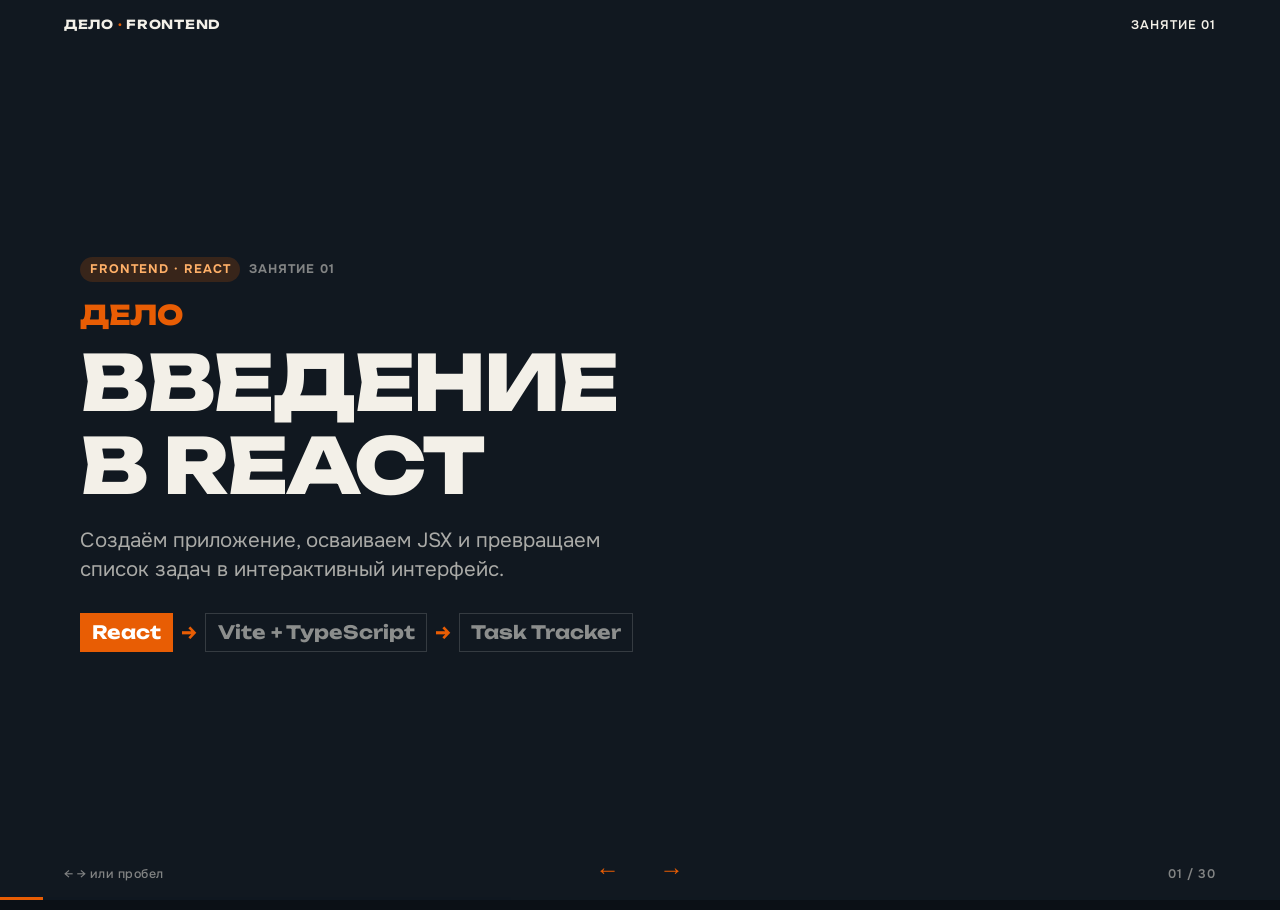
<file: lesson_1.html>
<!DOCTYPE html>
<html lang="ru">
<head>
  <meta charset="UTF-8" />
  <meta name="viewport" content="width=device-width, initial-scale=1.0" />
  <title>Занятие 01. Введение в React — ДЕЛО</title>
  <link rel="preconnect" href="https://fonts.googleapis.com" />
  <link rel="preconnect" href="https://fonts.gstatic.com" crossorigin />
  <link href="https://fonts.googleapis.com/css2?family=Onest:wght@400;500;600;700&family=Unbounded:wght@500;700;800&display=swap" rel="stylesheet" />
  <style>
    :root {
      --ink: #0c1624;
      --ink-soft: #1a2a3a;
      --paper: #f3f0e8;
      --paper-warm: #ebe6da;
      --accent: #e85d04;
      --accent-deep: #c44902;
      --accent-glow: #ffb068;
      --teal: #0d6e6e;
      --muted: #5c6b7a;
      --line: rgba(12, 22, 36, 0.12);
      --font-display: "Unbounded", sans-serif;
      --font-body: "Onest", sans-serif;
    }

    *, *::before, *::after { box-sizing: border-box; margin: 0; padding: 0; }
    html, body { height: 100%; overflow: hidden; }
    body {
      font-family: var(--font-body);
      color: var(--ink);
      background: #0b1016;
      -webkit-font-smoothing: antialiased;
    }

    .deck {
      position: relative;
      width: 100%;
      height: 100%;
    }

    .slide {
      position: absolute;
      inset: 0;
      display: flex;
      flex-direction: column;
      justify-content: center;
      padding: clamp(4.25rem, 9vh, 5.5rem) clamp(1.5rem, 5vw, 4.5rem) clamp(3.5rem, 8vh, 4.75rem);
      opacity: 0;
      visibility: hidden;
      transform: translateY(10px);
      transition: opacity 0.35s ease, transform 0.35s ease, visibility 0.35s;
      overflow: hidden;
    }
    .slide.is-on {
      opacity: 1;
      visibility: visible;
      transform: none;
      z-index: 1;
    }

    .slide--dark { background: #111820; color: var(--paper); }
    .slide--ink { background: var(--ink); color: var(--paper); }
    .slide--paper { background: var(--paper); color: var(--ink); }
    .slide--warm { background: linear-gradient(180deg, var(--paper-warm), var(--paper)); color: var(--ink); }
    .slide--teal { background: linear-gradient(135deg, #0d3d3d 0%, #0c1624 55%, #1a2433 100%); color: var(--paper); }

    .inner {
      width: min(1120px, 100%);
      margin-inline: auto;
    }
    .inner--wide { width: min(1240px, 100%); }

    .chrome {
      position: fixed;
      z-index: 10;
      left: 0; right: 0;
      display: flex;
      align-items: center;
      justify-content: space-between;
      gap: 1rem;
      padding: 1.05rem clamp(1.5rem, 5vw, 4.5rem);
      pointer-events: none;
      font-size: 0.78rem;
      font-weight: 600;
      letter-spacing: 0.08em;
      text-transform: uppercase;
    }
    .chrome--top { top: 0; color: var(--ink); }
    .chrome--bottom { bottom: 0; padding-bottom: 1.15rem; color: var(--muted); }
    .brand { font-family: var(--font-display); font-weight: 700; letter-spacing: 0.06em; }
    .brand .x { color: var(--accent); }
    .hint { font-weight: 500; letter-spacing: 0.04em; text-transform: none; }
    body:has(.slide--dark.is-on) .chrome--top,
    body:has(.slide--ink.is-on) .chrome--top,
    body:has(.slide--teal.is-on) .chrome--top { color: var(--paper); }
    body:has(.slide--dark.is-on) .chrome--bottom,
    body:has(.slide--ink.is-on) .chrome--bottom,
    body:has(.slide--teal.is-on) .chrome--bottom { color: rgba(243, 240, 232, 0.5); }

    .progress {
      position: fixed;
      z-index: 11;
      left: 0; right: 0; bottom: 0;
      height: 3px;
      background: rgba(12, 22, 36, 0.18);
    }
    .progress > i {
      display: block;
      height: 100%;
      width: 0;
      background: var(--accent);
      transition: width 0.3s ease;
    }

    .kicker {
      display: inline-flex;
      align-items: center;
      gap: 0.55rem;
      margin-bottom: 1rem;
      font-size: 0.78rem;
      font-weight: 700;
      letter-spacing: 0.08em;
      text-transform: uppercase;
      color: var(--muted);
    }
    .pill {
      color: var(--accent-deep);
      background: rgba(232, 93, 4, 0.12);
      padding: 0.28rem 0.6rem;
      border-radius: 999px;
    }
    .slide--dark .kicker,
    .slide--ink .kicker,
    .slide--teal .kicker { color: rgba(243, 240, 232, 0.5); }
    .slide--dark .pill,
    .slide--ink .pill,
    .slide--teal .pill {
      color: var(--accent-glow);
      background: rgba(232, 93, 4, 0.18);
    }

    .eyebrow {
      font-family: var(--font-display);
      font-size: clamp(1.15rem, 2.6vw, 1.7rem);
      font-weight: 800;
      letter-spacing: -0.03em;
      text-transform: uppercase;
      color: var(--accent);
      margin-bottom: 0.65rem;
    }
    h1, h2 {
      font-family: var(--font-display);
      font-weight: 800;
      letter-spacing: -0.03em;
      line-height: 1.08;
    }
    h1 {
      font-size: clamp(2.4rem, 7vw, 4.8rem);
      text-transform: uppercase;
      max-width: 14ch;
      margin-bottom: 1.1rem;
    }
    h2 {
      font-size: clamp(1.7rem, 4.2vw, 2.85rem);
      max-width: 22ch;
      margin-bottom: 0.85rem;
    }
    .lead {
      font-size: clamp(1.05rem, 2vw, 1.28rem);
      line-height: 1.45;
      max-width: 38ch;
      color: var(--muted);
    }
    .slide--dark .lead,
    .slide--ink .lead,
    .slide--teal .lead { color: rgba(243, 240, 232, 0.68); }

    .agenda {
      list-style: none;
      display: grid;
      gap: 0;
    }
    .agenda li {
      display: grid;
      grid-template-columns: 3.4rem 1fr;
      gap: 1.15rem;
      padding: 0.72rem 0;
      border-bottom: 1px solid var(--line);
      align-items: baseline;
    }
    .agenda .n {
      font-family: var(--font-display);
      font-weight: 700;
      color: var(--accent);
      font-size: 1.05rem;
    }
    .agenda .t {
      font-family: var(--font-display);
      font-weight: 700;
      font-size: clamp(1.05rem, 2vw, 1.35rem);
      letter-spacing: -0.02em;
    }
    .agenda .d {
      display: block;
      margin-top: 0.25rem;
      color: var(--muted);
      font-size: 0.98rem;
      font-weight: 400;
    }

    .grid-2, .grid-3, .grid-4 {
      display: grid;
      gap: clamp(1rem, 2.5vw, 1.6rem);
      margin-top: 1.75rem;
    }
    .grid-2 { grid-template-columns: 1fr 1fr; }
    .grid-3 { grid-template-columns: repeat(3, minmax(0, 1fr)); }
    .grid-4 { grid-template-columns: repeat(4, minmax(0, 1fr)); }

    .card {
      padding: clamp(1.15rem, 2.2vw, 1.6rem);
      border: 1px solid rgba(12, 22, 36, 0.08);
      background: rgba(255, 255, 255, 0.55);
      border-radius: 1.35rem;
      box-shadow: 0 12px 32px rgba(12, 22, 36, 0.06);
    }
    .slide--dark .card,
    .slide--ink .card,
    .slide--teal .card {
      background: rgba(243, 240, 232, 0.06);
      border-color: rgba(243, 240, 232, 0.12);
      box-shadow: 0 12px 32px rgba(0, 0, 0, 0.18);
    }
    .card h3 {
      font-family: var(--font-display);
      font-size: clamp(1rem, 1.6vw, 1.18rem);
      font-weight: 700;
      margin-bottom: 0.45rem;
      letter-spacing: -0.02em;
    }
    .slide--dark .card h3 { color: var(--accent-glow); }
    .card p { color: var(--muted); font-size: 0.98rem; line-height: 1.45; }
    .slide--dark .card p,
    .slide--ink .card p,
    .slide--teal .card p { color: rgba(243, 240, 232, 0.68); }

    .path {
      display: flex;
      flex-wrap: wrap;
      align-items: center;
      gap: 0.45rem 0.35rem;
      margin-top: 1.75rem;
      font-family: var(--font-display);
      font-weight: 700;
      font-size: clamp(0.95rem, 1.6vw, 1.15rem);
    }
    .path span {
      padding: 0.45rem 0.7rem;
      border: 1px solid rgba(243, 240, 232, 0.16);
      color: rgba(243, 240, 232, 0.55);
    }
    .path .now {
      color: #fff;
      background: var(--accent);
      border-color: var(--accent);
    }
    .path .sep { border: 0; padding: 0 0.15rem; color: var(--accent); }

    .code {
      --win-bar: 1.85rem;
      position: relative;
      margin-top: 1.5rem;
      padding: calc(var(--win-bar) + 0.95rem) 1.35rem 1.1rem;
      font-family: ui-monospace, "SF Mono", Menlo, Consolas, monospace;
      font-size: clamp(0.92rem, 1.4vw, 1.08rem);
      line-height: 1.55;
      color: #e8e4da;
      overflow: auto;
      border-radius: 14px;
      background: #1c1c1e;
      border: 1px solid rgba(255, 255, 255, 0.06);
      box-shadow:
        0 1px 0 rgba(255, 255, 255, 0.08) inset,
        0 18px 44px rgba(12, 22, 36, 0.28);
    }
    .code::before {
      content: "";
      position: absolute;
      top: 0;
      left: 0;
      right: 0;
      height: var(--win-bar);
      border-radius: 14px 14px 0 0;
      background: linear-gradient(180deg, #3a3a3c, #2c2c2e);
      box-shadow: inset 0 -1px 0 rgba(0, 0, 0, 0.35);
    }
    .code::after {
      content: "";
      position: absolute;
      top: calc((var(--win-bar) - 10px) / 2);
      left: 0.85rem;
      width: 10px;
      height: 10px;
      border-radius: 50%;
      background: #ff5f57;
      box-shadow:
        16px 0 0 #febc2e,
        32px 0 0 #28c840;
    }
    .code--sm {
      --win-bar: 1.55rem;
      margin-top: 0.85rem;
      padding: calc(var(--win-bar) + 0.7rem) 0.95rem 0.8rem;
      font-size: clamp(0.78rem, 1.15vw, 0.9rem);
      line-height: 1.45;
      border-radius: 12px;
    }
    .code--sm::before { border-radius: 12px 12px 0 0; }
    .code--sm::after {
      width: 8px;
      height: 8px;
      top: calc((var(--win-bar) - 8px) / 2);
      left: 0.75rem;
      box-shadow:
        13px 0 0 #febc2e,
        26px 0 0 #28c840;
    }
    .card .code { margin-bottom: 0; }
    .fact {
      margin-top: 1.15rem;
      padding: 0.95rem 1.15rem;
      border-left: 3px solid var(--accent);
      background: rgba(232, 93, 4, 0.08);
      border-radius: 0 1rem 1rem 0;
    }
    .fact .label {
      font-size: 0.72rem;
      font-weight: 700;
      letter-spacing: 0.1em;
      text-transform: uppercase;
      color: var(--accent-deep);
      margin-bottom: 0.35rem;
    }
    .fact p {
      font-size: 1.02rem;
      line-height: 1.4;
      color: var(--ink-soft);
      max-width: 54ch;
    }
    .grid-2--tight {
      margin-top: 1.15rem;
      gap: 0.9rem;
    }
    .sig {
      display: grid;
      grid-template-columns: auto 1fr 1fr;
      gap: 0.75rem;
      margin-top: 1.5rem;
    }
    .sig-part {
      display: flex;
      flex-direction: column;
      gap: 0.4rem;
      padding: 0.75rem 0.9rem 0.85rem;
      border: 1px solid var(--line);
      background: rgba(255, 255, 255, 0.28);
      min-width: 0;
      border-radius: 1rem;
    }
    .sig-part--in { border-color: rgba(13, 110, 110, 0.35); }
    .sig-part--out { border-color: rgba(232, 93, 4, 0.35); }
    .sig-label {
      font-size: 0.72rem;
      font-weight: 700;
      letter-spacing: 0.1em;
      text-transform: uppercase;
      color: var(--muted);
    }
    .sig-part--in .sig-label { color: var(--teal); }
    .sig-part--out .sig-label { color: var(--accent-deep); }
    .sig-code {
      font-family: ui-monospace, "SF Mono", Menlo, Consolas, monospace;
      font-size: clamp(0.95rem, 1.6vw, 1.15rem);
      font-weight: 600;
      color: var(--ink);
      line-height: 1.3;
    }
    .kw { color: #ff9f5a; }
    .fn { color: #7ecfcf; }
    .st { color: #c9e39b; }
    .cm { color: rgba(243, 240, 232, 0.38); }
    .tp { color: #9ec5ff; }
    .num { color: #e8c27a; }
    .card code, .lead code, p code, h3 code {
      font-family: ui-monospace, "SF Mono", Menlo, Consolas, monospace;
      font-size: 0.92em;
      color: var(--accent-deep);
    }
    .slide--dark .card code,
    .slide--ink .card code,
    .slide--teal .card code,
    .slide--dark .lead code,
    .slide--ink .lead code,
    .slide--teal .lead code { color: var(--accent-glow); }

    .dots {
      list-style: none;
      display: grid;
      gap: 0.85rem;
      margin-top: 1.25rem;
      max-width: 46rem;
    }
    .dots li {
      position: relative;
      padding-left: 1.2rem;
      font-size: 1.12rem;
      line-height: 1.45;
      color: var(--ink-soft);
    }
    .dots li::before {
      content: "";
      position: absolute;
      left: 0; top: 0.58em;
      width: 0.45rem; height: 0.45rem;
      border-radius: 50%;
      background: var(--accent);
    }
    .slide--dark .dots li,
    .slide--ink .dots li,
    .slide--teal .dots li { color: rgba(243, 240, 232, 0.78); }

    .practice {
      margin-top: 1.75rem;
      padding: 1.35rem 1.5rem;
      border: 1px solid rgba(243, 240, 232, 0.16);
      background: rgba(232, 93, 4, 0.12);
      border-radius: 1.15rem;
    }
    .practice .label {
      font-size: 0.75rem;
      font-weight: 700;
      letter-spacing: 0.1em;
      text-transform: uppercase;
      color: var(--accent-glow);
      margin-bottom: 0.45rem;
    }
    .practice p { font-size: 1.12rem; line-height: 1.4; max-width: 42ch; }

    .nav-hit {
      position: fixed;
      top: 0; bottom: 3px;
      width: 18%;
      z-index: 8;
      background: transparent;
      border: 0;
      cursor: pointer;
    }
    .nav-hit--prev { left: 0; }
    .nav-hit--next { right: 0; }

    @media (max-width: 860px) {
      .grid-2, .grid-3, .grid-4 { grid-template-columns: 1fr; }
      .agenda li { grid-template-columns: 2.4rem 1fr; }
      .chrome .hint { display: none; }
      h1 { max-width: none; }
    }

    .slide { overflow-y: auto; }
    .inner { flex-shrink: 0; }
    .code { white-space: pre; tab-size: 2; }
    .grid-2 > *, .grid-3 > * { min-width: 0; }
    a { color: var(--accent-deep); text-underline-offset: 4px; }
    .slide--ink a, .slide--dark a { color: var(--accent-glow); }
    .nav-hit { top: auto; bottom: 0.55rem; width: 3rem; height: 2.6rem; z-index: 12; color: var(--accent); font-size: 1.5rem; border-radius: 0.5rem; }
    .nav-hit--prev { left: calc(50% - 3.5rem); }
    .nav-hit--next { right: calc(50% - 3.5rem); }
    .nav-hit:focus-visible { outline: 2px solid var(--accent); }
    @media (max-width: 860px), (max-height: 650px) {
      .slide { justify-content: flex-start; }
      .grid-2, .grid-3, .grid-4 { gap: 0.8rem; margin-top: 1rem; }
    }
    @media (prefers-reduced-motion: reduce) { .slide, .progress > i { transition: none; } }
    @media print {
      html, body { height: auto; overflow: visible; background: white; }
      .chrome, .progress, .nav-hit { display: none; }
      .deck { height: auto; }
      .slide { position: relative; opacity: 1; visibility: visible; transform: none; min-height: 100vh; break-after: page; overflow: visible; print-color-adjust: exact; }
    }
  
/* code-tools:start */
.code-frame { position: relative; margin-top: 1.5rem; min-width: 0; }
.code-frame .code { margin-top: 0; color: #d4d4d4; background: #1e1e1e; }
.code-frame .code code { color: #d4d4d4; font: inherit; }
.code-copy { position: absolute; z-index: 3; top: 2px; right: 8px; height: 26px; min-width: 30px; display: flex; align-items: center; justify-content: center; gap: 6px; padding: 2px 7px; border: 1px solid transparent; border-radius: 5px; background: #303033; color: #d4d4d4; cursor: pointer; font: 11px/1.2 var(--font-body); }
.code-copy:hover { background: #454549; color: white; border-color: #707074; }
.code-copy:focus-visible { outline: 2px solid #ffb068; outline-offset: 2px; }
.code-copy svg { width: 15px; height: 15px; flex-shrink: 0; }
.code-copy[data-state="success"] { color: #b5cea8; }
.code-copy[data-state="error"] { color: #ffb068; }
.code-copy-label:empty { display: none; }
.copy-announcement { position: fixed; width: 1px; height: 1px; padding: 0; overflow: hidden; clip-path: inset(50%); white-space: nowrap; }
@media (pointer: coarse) { .code-copy { min-width: 44px; } }
@media print { .code-copy, .copy-announcement { display: none; } }
/* code-tools:end */


/* dark-callouts:start */
:is(.slide--dark, .slide--ink, .slide--teal) .fact {
  color: #f3f0e8;
  background: #243044;
  border: 1px solid #536079;
  border-left: 4px solid #ffb068;
  box-shadow: 0 8px 24px rgba(0, 0, 0, 0.16);
}
:is(.slide--dark, .slide--ink, .slide--teal) .fact p,
:is(.slide--dark, .slide--ink, .slide--teal) .fact li {
  color: #f3f0e8;
}
:is(.slide--dark, .slide--ink, .slide--teal) .fact .label {
  color: #ffb068;
}
:is(.slide--dark, .slide--ink, .slide--teal) .fact a {
  color: #a8daff;
  text-decoration: underline;
  text-underline-offset: 3px;
}
:is(.slide--dark, .slide--ink, .slide--teal) .fact code {
  color: #ffe0ba;
  background: #192231;
  padding: 0.08em 0.28em;
  border-radius: 0.25rem;
}
:is(.slide--dark, .slide--ink, .slide--teal) .fact a:hover { color: #ffffff; }
/* dark-callouts:end */
</style>
</head>
<body>
  <div class="chrome chrome--top">
    <div class="brand">Дело <span class="x">·</span> Frontend</div>
    <div class="meta">Занятие 01</div>
  </div>
  <div class="chrome chrome--bottom">
    <div class="hint">← → или пробел</div>
    <div class="counter" id="counter">01 / 30</div>
  </div>
  <div class="progress" aria-hidden="true"><i id="bar"></i></div>

  <button class="nav-hit nav-hit--prev" type="button" aria-label="Предыдущий слайд">←</button>
  <button class="nav-hit nav-hit--next" type="button" aria-label="Следующий слайд">→</button>

  <main class="deck" id="deck">
<section class="slide slide--dark is-on"><div class="inner"><div class="kicker"><span class="pill">Frontend · React</span> Занятие 01</div><p class="eyebrow">ДЕЛО</p><h1>Введение<br>в React</h1><p class="lead">Создаём приложение, осваиваем JSX и превращаем список задач в интерактивный интерфейс.</p><div class="path"><span class="now">React</span><b class="sep">→</b><span>Vite + TypeScript</span><b class="sep">→</b><span>Task Tracker</span></div></div></section>

<section class="slide slide--warm"><div class="inner"><div class="kicker"><span class="pill">О занятии</span> Занятие 01</div><h2>От компонентов к интерфейсу</h2><p class="lead">React помогает описывать интерфейс через компоненты и данные. Сегодня пройдём этот путь на небольшом приложении.</p><div class="grid-2"><article class="card"><h3>Цель</h3><p>Понять устройство React-приложения и научиться создавать простые интерактивные компоненты.</p></article><article class="card"><h3>Результат</h3><p>Запущенный Task Tracker: поле ввода, кнопка добавления и обновляемый список задач.</p></article></div></div></section>

<section class="slide slide--paper"><div class="inner"><div class="kicker"><span class="pill">Маршрут</span> Занятие 01</div><h2>Что разберём</h2><ol class="agenda"><li><span class="n">01</span><div class="t">React и компоненты<span class="d">Как разбить интерфейс на небольшие части</span></div></li><li><span class="n">02</span><div class="t">Первый проект<span class="d">Vite, TypeScript и структура приложения</span></div></li><li><span class="n">03</span><div class="t">JSX и данные<span class="d">Разметка, выражения, props и списки</span></div></li><li><span class="n">04</span><div class="t">Состояние и события<span class="d">useState и обновление интерфейса</span></div></li><li><span class="n">05</span><div class="t">Практика<span class="d">Собираем базовый Task Tracker</span></div></li></ol></div></section>

<section class="slide slide--warm"><div class="inner"><div class="kicker"><span class="pill">React</span> Занятие 01</div><h2>Интерфейс как функция данных</h2><div class="grid-3"><article class="card"><h3>Компоненты</h3><p>Кнопка, форма, карточка задачи — отдельные части интерфейса, которые можно переиспользовать.</p></article><article class="card"><h3>Декларативность</h3><p>Описываем, что показать для текущих данных. React применяет необходимые изменения к DOM.</p></article><article class="card"><h3>Состояние</h3><p>Компонент хранит данные между рендерами. Их обновление через setter запрашивает новый рендер.</p></article></div></div></section>

<section class="slide slide--paper"><div class="inner"><div class="kicker"><span class="pill">Компонентный подход</span> Занятие 01</div><h2>Разбиваем страницу на части</h2><div class="code-frame"><pre class="code" data-language="text"><code><span class="line"><span>App</span></span>
<span class="line"><span>├── Header</span></span>
<span class="line"><span>└── TaskTracker</span></span>
<span class="line"><span>    ├── форма добавления</span></span>
<span class="line"><span>    └── TaskList</span></span>
<span class="line"><span>        └── TaskItem × N</span></span></code></pre></div><div class="fact"><div class="label">Обратите внимание</div><p>Компонент выделяют по смыслу и повторному использованию. Не каждый HTML-тег должен стать компонентом.</p></div></div></section>

<section class="slide slide--dark"><div class="inner"><div class="kicker"><span class="pill">Инструменты</span> Занятие 01</div><h2>У каждого своя роль</h2><div class="grid-3"><article class="card"><h3>React</h3><p>Компоненты, состояние и обновление интерфейса.</p></article><article class="card"><h3>TypeScript</h3><p>Типы данных и проверка ошибок до запуска. В браузере выполняется JavaScript.</p></article><article class="card"><h3>Vite</h3><p>Создание стартового проекта, сервер разработки и сборка приложения.</p></article></div></div></section>

<section class="slide slide--paper"><div class="inner"><div class="kicker"><span class="pill">Окружение</span> Занятие 01</div><h2>Готовимся к запуску</h2><ul class="dots"><li>Понадобятся редактор кода, терминал, браузер и Node.js с npm.</li><li>Установите актуальную LTS-версию Node.js с <a href="https://nodejs.org/">nodejs.org</a>.</li><li>Vite указывает минимум Node.js 20.19+ или 22.12+; учитывайте требования выбранного шаблона.</li></ul><div class="code-frame"><pre class="code" data-language="bash"><code><span class="line"><span style="color:#DCDCAA">node</span><span style="color:#569CD6"> --version</span></span>
<span class="line"><span style="color:#DCDCAA">npm</span><span style="color:#569CD6"> --version</span></span></code></pre></div></div></section>

<section class="slide slide--warm"><div class="inner"><div class="kicker"><span class="pill">Первый проект</span> Занятие 01</div><h2>Создаём React + TypeScript</h2><div class="code-frame"><pre class="code" data-language="bash"><code><span class="line"><span style="color:#DCDCAA">npm</span><span style="color:#CE9178"> create</span><span style="color:#CE9178"> vite@latest</span><span style="color:#CE9178"> task-tracker</span><span style="color:#569CD6"> --</span><span style="color:#569CD6"> --template</span><span style="color:#CE9178"> react-ts</span></span>
<span class="line"><span style="color:#DCDCAA">cd</span><span style="color:#CE9178"> task-tracker</span></span>
<span class="line"><span style="color:#DCDCAA">npm</span><span style="color:#CE9178"> install</span></span>
<span class="line"><span style="color:#DCDCAA">npm</span><span style="color:#CE9178"> run</span><span style="color:#CE9178"> dev</span></span></code></pre></div><div class="fact"><div class="label">Обратите внимание</div><p>Откройте адрес Local из терминала. Обычно это http://localhost:5173. Сервер оставьте запущенным; остановка — Ctrl + C.</p></div></div></section>

<section class="slide slide--paper"><div class="inner"><div class="kicker"><span class="pill">Структура</span> Занятие 01</div><h2>Где будем писать код</h2><div class="code-frame"><pre class="code" data-language="text"><code><span class="line"><span>task-tracker/</span></span>
<span class="line"><span>├── index.html       # HTML с контейнером root</span></span>
<span class="line"><span>├── package.json     # зависимости и команды</span></span>
<span class="line"><span>└── src/</span></span>
<span class="line"><span>    ├── main.tsx     # подключает React к странице</span></span>
<span class="line"><span>    ├── App.tsx      # главный компонент</span></span>
<span class="line"><span>    ├── App.css      # стили компонента</span></span>
<span class="line"><span>    └── index.css    # общие стили</span></span></code></pre></div><div class="fact"><div class="label">Обратите внимание</div><p>Файлы с TypeScript и JSX имеют расширение .tsx. Для первого примера замените содержимое App.tsx; оформление добавим позже.</p></div></div></section>

<section class="slide slide--ink"><div class="inner"><div class="kicker"><span class="pill">Компонент</span> Занятие 01</div><h2>Функция, которая возвращает JSX</h2><div class="code-frame"><pre class="code" data-language="tsx"><code><span class="line"><span style="color:#C586C0">export</span><span style="color:#C586C0"> default</span><span style="color:#569CD6"> function</span><span style="color:#DCDCAA"> App</span><span style="color:#D4D4D4">() {</span></span>
<span class="line"><span style="color:#C586C0">  return</span><span style="color:#D4D4D4"> (</span></span>
<span class="line"><span style="color:#808080">    &#x3C;</span><span style="color:#569CD6">main</span><span style="color:#808080">></span></span>
<span class="line"><span style="color:#808080">      &#x3C;</span><span style="color:#569CD6">h1</span><span style="color:#808080">></span><span style="color:#D4D4D4">Task Tracker</span><span style="color:#808080">&#x3C;/</span><span style="color:#569CD6">h1</span><span style="color:#808080">></span></span>
<span class="line"><span style="color:#808080">      &#x3C;</span><span style="color:#569CD6">p</span><span style="color:#808080">></span><span style="color:#D4D4D4">Моё первое React-приложение</span><span style="color:#808080">&#x3C;/</span><span style="color:#569CD6">p</span><span style="color:#808080">></span></span>
<span class="line"><span style="color:#808080">    &#x3C;/</span><span style="color:#569CD6">main</span><span style="color:#808080">></span></span>
<span class="line"><span style="color:#D4D4D4">  );</span></span>
<span class="line"><span style="color:#D4D4D4">}</span></span></code></pre></div><ul class="dots"><li>Имя компонента начинается с большой буквы: App, TaskItem.</li><li>Компонент используем как тег: <code>&lt;App /&gt;</code>. Сохраните файл и посмотрите результат.</li></ul></div></section>

<section class="slide slide--warm"><div class="inner"><div class="kicker"><span class="pill">JSX</span> Занятие 01</div><h2>Похож на HTML, но это JSX</h2><div class="grid-3"><article class="card"><h3>Один корень</h3><p>Оборачивайте соседние элементы в общий тег или фрагмент &lt;&gt;…&lt;/&gt;.</p></article><article class="card"><h3>Закрытые теги</h3><p>Закрывайте все теги, включая одиночные: &lt;input /&gt;.</p></article><article class="card"><h3>Имена атрибутов</h3><p>className вместо class, htmlFor вместо for. События пишутся в camelCase: onClick.</p></article></div><div class="code-frame"><pre class="code" data-language="tsx"><code><span class="line"><span style="color:#808080">&#x3C;></span></span>
<span class="line"><span style="color:#808080">  &#x3C;</span><span style="color:#569CD6">label</span><span style="color:#9CDCFE"> htmlFor</span><span style="color:#D4D4D4">=</span><span style="color:#CE9178">"task"</span><span style="color:#808080">></span><span style="color:#D4D4D4">Новая задача</span><span style="color:#808080">&#x3C;/</span><span style="color:#569CD6">label</span><span style="color:#808080">></span></span>
<span class="line"><span style="color:#808080">  &#x3C;</span><span style="color:#569CD6">input</span><span style="color:#9CDCFE"> id</span><span style="color:#D4D4D4">=</span><span style="color:#CE9178">"task"</span><span style="color:#9CDCFE"> className</span><span style="color:#D4D4D4">=</span><span style="color:#CE9178">"task-input"</span><span style="color:#808080"> /></span></span>
<span class="line"><span style="color:#808080">&#x3C;/></span></span></code></pre></div></div></section>

<section class="slide slide--paper"><div class="inner"><div class="kicker"><span class="pill">JSX</span> Занятие 01</div><h2>Данные внутри фигурных скобок</h2><div class="code-frame"><pre class="code" data-language="tsx"><code><span class="line"><span style="color:#C586C0">export</span><span style="color:#C586C0"> default</span><span style="color:#569CD6"> function</span><span style="color:#DCDCAA"> App</span><span style="color:#D4D4D4">() {</span></span>
<span class="line"><span style="color:#569CD6">  const</span><span style="color:#4FC1FF"> name</span><span style="color:#D4D4D4"> = </span><span style="color:#CE9178">"Анна"</span><span style="color:#D4D4D4">;</span></span>
<span class="line"><span style="color:#569CD6">  const</span><span style="color:#4FC1FF"> count</span><span style="color:#D4D4D4"> = </span><span style="color:#B5CEA8">3</span><span style="color:#D4D4D4">;</span></span>
<span class="line"></span>
<span class="line"><span style="color:#C586C0">  return</span><span style="color:#808080"> &#x3C;</span><span style="color:#569CD6">h1</span><span style="color:#808080">></span><span style="color:#569CD6">{</span><span style="color:#9CDCFE">name</span><span style="color:#569CD6">}</span><span style="color:#D4D4D4">, задач на сегодня: </span><span style="color:#569CD6">{</span><span style="color:#9CDCFE">count</span><span style="color:#D4D4D4"> + </span><span style="color:#B5CEA8">1</span><span style="color:#569CD6">}</span><span style="color:#808080">&#x3C;/</span><span style="color:#569CD6">h1</span><span style="color:#808080">></span><span style="color:#D4D4D4">;</span></span>
<span class="line"><span style="color:#D4D4D4">}</span></span></code></pre></div><div class="fact"><div class="label">Обратите внимание</div><p>В { } можно подставить выражение: переменную, вызов функции или вычисление. Объект целиком не выводят: используйте его поля.</p></div></div></section>

<section class="slide slide--ink"><div class="inner"><div class="kicker"><span class="pill">Props</span> Занятие 01</div><h2>Передаём данные в компонент</h2><div class="code-frame"><pre class="code" data-language="tsx"><code><span class="line"><span style="color:#569CD6">type</span><span style="color:#4EC9B0"> TaskItemProps</span><span style="color:#D4D4D4"> = { </span><span style="color:#9CDCFE">title</span><span style="color:#D4D4D4">: </span><span style="color:#4EC9B0">string</span><span style="color:#D4D4D4"> };</span></span>
<span class="line"></span>
<span class="line"><span style="color:#569CD6">function</span><span style="color:#DCDCAA"> TaskItem</span><span style="color:#D4D4D4">({ </span><span style="color:#9CDCFE">title</span><span style="color:#D4D4D4"> }: </span><span style="color:#4EC9B0">TaskItemProps</span><span style="color:#D4D4D4">) {</span></span>
<span class="line"><span style="color:#C586C0">  return</span><span style="color:#808080"> &#x3C;</span><span style="color:#569CD6">li</span><span style="color:#808080">></span><span style="color:#569CD6">{</span><span style="color:#9CDCFE">title</span><span style="color:#569CD6">}</span><span style="color:#808080">&#x3C;/</span><span style="color:#569CD6">li</span><span style="color:#808080">></span><span style="color:#D4D4D4">;</span></span>
<span class="line"><span style="color:#D4D4D4">}</span></span>
<span class="line"></span>
<span class="line"><span style="color:#C586C0">export</span><span style="color:#C586C0"> default</span><span style="color:#569CD6"> function</span><span style="color:#DCDCAA"> App</span><span style="color:#D4D4D4">() {</span></span>
<span class="line"><span style="color:#C586C0">  return</span><span style="color:#808080"> &#x3C;</span><span style="color:#569CD6">ul</span><span style="color:#808080">>&#x3C;</span><span style="color:#4EC9B0">TaskItem</span><span style="color:#9CDCFE"> title</span><span style="color:#D4D4D4">=</span><span style="color:#CE9178">"Изучить JSX"</span><span style="color:#808080"> />&#x3C;/</span><span style="color:#569CD6">ul</span><span style="color:#808080">></span><span style="color:#D4D4D4">;</span></span>
<span class="line"><span style="color:#D4D4D4">}</span></span></code></pre></div><div class="fact"><div class="label">Обратите внимание</div><p>Props приходят от родителя. Компонент читает их, но не изменяет. Тип описывает, какие данные ожидаются.</p></div></div></section>

<section class="slide slide--paper"><div class="inner"><div class="kicker"><span class="pill">Списки</span> Занятие 01</div><h2>Массив превращается в элементы</h2><div class="code-frame"><pre class="code" data-language="tsx"><code><span class="line"><span style="color:#569CD6">const</span><span style="color:#4FC1FF"> tasks</span><span style="color:#D4D4D4"> = [</span></span>
<span class="line"><span style="color:#D4D4D4">  { </span><span style="color:#9CDCFE">id:</span><span style="color:#CE9178"> "1"</span><span style="color:#D4D4D4">, </span><span style="color:#9CDCFE">title:</span><span style="color:#CE9178"> "Создать проект"</span><span style="color:#D4D4D4"> },</span></span>
<span class="line"><span style="color:#D4D4D4">  { </span><span style="color:#9CDCFE">id:</span><span style="color:#CE9178"> "2"</span><span style="color:#D4D4D4">, </span><span style="color:#9CDCFE">title:</span><span style="color:#CE9178"> "Изучить JSX"</span><span style="color:#D4D4D4"> },</span></span>
<span class="line"><span style="color:#D4D4D4">];</span></span>
<span class="line"></span>
<span class="line"><span style="color:#6A9955">// В JSX компонента:</span></span>
<span class="line"><span style="color:#808080">&#x3C;</span><span style="color:#569CD6">ul</span><span style="color:#808080">></span></span>
<span class="line"><span style="color:#569CD6">  {</span><span style="color:#9CDCFE">tasks</span><span style="color:#D4D4D4">.</span><span style="color:#DCDCAA">map</span><span style="color:#D4D4D4">(</span><span style="color:#9CDCFE">task</span><span style="color:#569CD6"> =></span><span style="color:#D4D4D4"> (</span></span>
<span class="line"><span style="color:#808080">    &#x3C;</span><span style="color:#4EC9B0">TaskItem</span><span style="color:#9CDCFE"> key</span><span style="color:#D4D4D4">=</span><span style="color:#569CD6">{</span><span style="color:#9CDCFE">task</span><span style="color:#D4D4D4">.</span><span style="color:#9CDCFE">id</span><span style="color:#569CD6">}</span><span style="color:#9CDCFE"> title</span><span style="color:#D4D4D4">=</span><span style="color:#569CD6">{</span><span style="color:#9CDCFE">task</span><span style="color:#D4D4D4">.</span><span style="color:#9CDCFE">title</span><span style="color:#569CD6">}</span><span style="color:#808080"> /></span></span>
<span class="line"><span style="color:#D4D4D4">  ))</span><span style="color:#569CD6">}</span></span>
<span class="line"><span style="color:#808080">&#x3C;/</span><span style="color:#569CD6">ul</span><span style="color:#808080">></span></span></code></pre></div><div class="fact"><div class="label">Обратите внимание</div><p>key — устойчивый идентификатор среди соседних элементов. Не создавайте случайный key при рендере и не используйте индекс для изменяемого списка.</p></div></div></section>

<section class="slide slide--warm"><div class="inner"><div class="kicker"><span class="pill">События</span> Занятие 01</div><h2>Передаём обработчик</h2><div class="code-frame"><pre class="code" data-language="tsx"><code><span class="line"><span style="color:#569CD6">function</span><span style="color:#DCDCAA"> HelloButton</span><span style="color:#D4D4D4">() {</span></span>
<span class="line"><span style="color:#569CD6">  function</span><span style="color:#DCDCAA"> handleClick</span><span style="color:#D4D4D4">() {</span></span>
<span class="line"><span style="color:#DCDCAA">    alert</span><span style="color:#D4D4D4">(</span><span style="color:#CE9178">"Привет, React!"</span><span style="color:#D4D4D4">);</span></span>
<span class="line"><span style="color:#D4D4D4">  }</span></span>
<span class="line"></span>
<span class="line"><span style="color:#C586C0">  return</span><span style="color:#808080"> &#x3C;</span><span style="color:#569CD6">button</span><span style="color:#9CDCFE"> onClick</span><span style="color:#D4D4D4">=</span><span style="color:#569CD6">{</span><span style="color:#9CDCFE">handleClick</span><span style="color:#569CD6">}</span><span style="color:#808080">></span><span style="color:#D4D4D4">Нажми меня</span><span style="color:#808080">&#x3C;/</span><span style="color:#569CD6">button</span><span style="color:#808080">></span><span style="color:#D4D4D4">;</span></span>
<span class="line"><span style="color:#D4D4D4">}</span></span></code></pre></div><div class="grid-2"><article class="card"><h3>Верно</h3><p>onClick={handleClick} — функция будет вызвана при клике.</p></article><article class="card"><h3>Ошибка</h3><p>onClick={handleClick()} — функция вызывается уже во время рендера.</p></article></div></div></section>

<section class="slide slide--ink"><div class="inner"><div class="kicker"><span class="pill">Состояние</span> Занятие 01</div><h2>useState: память компонента</h2><div class="code-frame"><pre class="code" data-language="tsx"><code><span class="line"><span style="color:#C586C0">import</span><span style="color:#D4D4D4"> { </span><span style="color:#9CDCFE">useState</span><span style="color:#D4D4D4"> } </span><span style="color:#C586C0">from</span><span style="color:#CE9178"> "react"</span><span style="color:#D4D4D4">;</span></span>
<span class="line"></span>
<span class="line"><span style="color:#C586C0">export</span><span style="color:#C586C0"> default</span><span style="color:#569CD6"> function</span><span style="color:#DCDCAA"> Counter</span><span style="color:#D4D4D4">() {</span></span>
<span class="line"><span style="color:#569CD6">  const</span><span style="color:#D4D4D4"> [</span><span style="color:#4FC1FF">count</span><span style="color:#D4D4D4">, </span><span style="color:#4FC1FF">setCount</span><span style="color:#D4D4D4">] = </span><span style="color:#DCDCAA">useState</span><span style="color:#D4D4D4">(</span><span style="color:#B5CEA8">0</span><span style="color:#D4D4D4">);</span></span>
<span class="line"></span>
<span class="line"><span style="color:#C586C0">  return</span><span style="color:#D4D4D4"> (</span></span>
<span class="line"><span style="color:#808080">    &#x3C;</span><span style="color:#569CD6">button</span><span style="color:#9CDCFE"> onClick</span><span style="color:#D4D4D4">=</span><span style="color:#569CD6">{</span><span style="color:#D4D4D4">() </span><span style="color:#569CD6">=></span><span style="color:#DCDCAA"> setCount</span><span style="color:#D4D4D4">(</span><span style="color:#9CDCFE">prev</span><span style="color:#569CD6"> =></span><span style="color:#9CDCFE"> prev</span><span style="color:#D4D4D4"> + </span><span style="color:#B5CEA8">1</span><span style="color:#D4D4D4">)</span><span style="color:#569CD6">}</span><span style="color:#808080">></span></span>
<span class="line"><span style="color:#D4D4D4">      Нажали: </span><span style="color:#569CD6">{</span><span style="color:#9CDCFE">count</span><span style="color:#569CD6">}</span></span>
<span class="line"><span style="color:#808080">    &#x3C;/</span><span style="color:#569CD6">button</span><span style="color:#808080">></span></span>
<span class="line"><span style="color:#D4D4D4">  );</span></span>
<span class="line"><span style="color:#D4D4D4">}</span></span></code></pre></div><ul class="dots"><li>count — значение текущего рендера; setCount — функция обновления.</li><li>Хуки вызывают на верхнем уровне компонента, вне условий и циклов.</li></ul></div></section>

<section class="slide slide--paper"><div class="inner"><div class="kicker"><span class="pill">Рендер</span> Занятие 01</div><h2>Что происходит после клика</h2><div class="grid-3"><article class="card"><h3>01 · Событие</h3><p>Пользователь нажимает кнопку. Обработчик вызывает setCount.</p></article><article class="card"><h3>02 · Рендер</h3><p>React снова вызывает компонент с новым состоянием и получает JSX.</p></article><article class="card"><h3>03 · Обновление DOM</h3><p>React применяет необходимые изменения. Браузер отображает новый результат.</p></article></div><div class="fact"><div class="label">Обратите внимание</div><p>Обычная переменная не запрашивает рендер. Setter задаёт состояние для следующего рендера: в текущем обработчике значение остаётся прежним.</p></div></div></section>

<section class="slide slide--teal"><div class="inner"><div class="kicker"><span class="pill">Мини-практика</span> Занятие 01</div><h2>Проверяем понимание</h2><ul class="dots"><li>Добавьте к счётчику кнопку «Сбросить», которая устанавливает 0.</li><li>Что произойдёт, если вместо setCount просто изменить обычную переменную?</li><li>Почему onClick принимает функцию, а не результат её вызова?</li><li>Где хранить текст поля ввода, если от него зависит интерфейс?</li></ul></div></section>

<section class="slide slide--teal"><div class="inner"><div class="kicker"><span class="pill">Практика</span> Занятие 01</div><h2>Собираем Task Tracker</h2><p class="lead">Минимальная версия: пользователь вводит текст и добавляет задачу в список без перезагрузки страницы.</p><ul class="dots"><li>Храним массив задач и текст поля в состоянии.</li><li>Выводим задачи отдельными компонентами TaskItem.</li><li>Добавляем задачу через форму; пустой ввод игнорируем.</li><li>После добавления очищаем поле. Данные пока живут только в памяти.</li></ul></div></section>

<section class="slide slide--paper"><div class="inner"><div class="kicker"><span class="pill">Практика · 01</span> Занятие 01</div><h2>Описываем данные</h2><div class="code-frame"><pre class="code" data-language="tsx"><code><span class="line"><span style="color:#569CD6">type</span><span style="color:#4EC9B0"> Task</span><span style="color:#D4D4D4"> = {</span></span>
<span class="line"><span style="color:#9CDCFE">  id</span><span style="color:#D4D4D4">: </span><span style="color:#4EC9B0">string</span><span style="color:#D4D4D4">;</span></span>
<span class="line"><span style="color:#9CDCFE">  title</span><span style="color:#D4D4D4">: </span><span style="color:#4EC9B0">string</span><span style="color:#D4D4D4">;</span></span>
<span class="line"><span style="color:#9CDCFE">  done</span><span style="color:#D4D4D4">: </span><span style="color:#4EC9B0">boolean</span><span style="color:#D4D4D4">;</span></span>
<span class="line"><span style="color:#D4D4D4">};</span></span>
<span class="line"></span>
<span class="line"><span style="color:#6A9955">// Внутри App:</span></span>
<span class="line"><span style="color:#569CD6">const</span><span style="color:#D4D4D4"> [</span><span style="color:#4FC1FF">tasks</span><span style="color:#D4D4D4">, </span><span style="color:#4FC1FF">setTasks</span><span style="color:#D4D4D4">] = </span><span style="color:#DCDCAA">useState</span><span style="color:#D4D4D4">&#x3C;</span><span style="color:#4EC9B0">Task</span><span style="color:#D4D4D4">[]>([]);</span></span>
<span class="line"><span style="color:#569CD6">const</span><span style="color:#D4D4D4"> [</span><span style="color:#4FC1FF">title</span><span style="color:#D4D4D4">, </span><span style="color:#4FC1FF">setTitle</span><span style="color:#D4D4D4">] = </span><span style="color:#DCDCAA">useState</span><span style="color:#D4D4D4">(</span><span style="color:#CE9178">""</span><span style="color:#D4D4D4">);</span></span></code></pre></div><div class="fact"><div class="label">Обратите внимание</div><p>Task[] означает массив задач. Поле done подготовим для домашней работы. useState("") определяет тип текста автоматически.</p></div></div></section>

<section class="slide slide--warm"><div class="inner"><div class="kicker"><span class="pill">Практика · 02</span> Занятие 01</div><h2>Поле под контролем React</h2><div class="code-frame"><pre class="code" data-language="tsx"><code><span class="line"><span style="color:#808080">&#x3C;</span><span style="color:#569CD6">label</span><span style="color:#9CDCFE"> htmlFor</span><span style="color:#D4D4D4">=</span><span style="color:#CE9178">"task-title"</span><span style="color:#808080">></span><span style="color:#D4D4D4">Новая задача</span><span style="color:#808080">&#x3C;/</span><span style="color:#569CD6">label</span><span style="color:#808080">></span></span>
<span class="line"><span style="color:#808080">&#x3C;</span><span style="color:#569CD6">input</span></span>
<span class="line"><span style="color:#9CDCFE">  id</span><span style="color:#D4D4D4">=</span><span style="color:#CE9178">"task-title"</span></span>
<span class="line"><span style="color:#9CDCFE">  value</span><span style="color:#D4D4D4">=</span><span style="color:#569CD6">{</span><span style="color:#9CDCFE">title</span><span style="color:#569CD6">}</span></span>
<span class="line"><span style="color:#9CDCFE">  onChange</span><span style="color:#D4D4D4">=</span><span style="color:#569CD6">{</span><span style="color:#9CDCFE">event</span><span style="color:#569CD6"> =></span><span style="color:#DCDCAA"> setTitle</span><span style="color:#D4D4D4">(</span><span style="color:#9CDCFE">event</span><span style="color:#D4D4D4">.</span><span style="color:#9CDCFE">target</span><span style="color:#D4D4D4">.</span><span style="color:#9CDCFE">value</span><span style="color:#D4D4D4">)</span><span style="color:#569CD6">}</span></span>
<span class="line"><span style="color:#9CDCFE">  placeholder</span><span style="color:#D4D4D4">=</span><span style="color:#CE9178">"Например, изучить JSX"</span></span>
<span class="line"><span style="color:#808080">/></span></span></code></pre></div><ul class="dots"><li>value показывает текущее состояние; onChange обновляет его при вводе.</li><li>Этот фрагмент помещается внутрь JSX, который возвращает App.</li></ul></div></section>

<section class="slide slide--paper"><div class="inner"><div class="kicker"><span class="pill">Практика · 03</span> Занятие 01</div><h2>Добавляем новую задачу</h2><div class="code-frame"><pre class="code" data-language="tsx"><code><span class="line"><span style="color:#6A9955">// Внутри App, до return:</span></span>
<span class="line"><span style="color:#569CD6">function</span><span style="color:#DCDCAA"> addTask</span><span style="color:#D4D4D4">() {</span></span>
<span class="line"><span style="color:#569CD6">  const</span><span style="color:#4FC1FF"> trimmed</span><span style="color:#D4D4D4"> = </span><span style="color:#9CDCFE">title</span><span style="color:#D4D4D4">.</span><span style="color:#DCDCAA">trim</span><span style="color:#D4D4D4">();</span></span>
<span class="line"><span style="color:#C586C0">  if</span><span style="color:#D4D4D4"> (!</span><span style="color:#9CDCFE">trimmed</span><span style="color:#D4D4D4">) </span><span style="color:#C586C0">return</span><span style="color:#D4D4D4">;</span></span>
<span class="line"></span>
<span class="line"><span style="color:#569CD6">  const</span><span style="color:#4FC1FF"> newTask</span><span style="color:#D4D4D4">: </span><span style="color:#4EC9B0">Task</span><span style="color:#D4D4D4"> = {</span></span>
<span class="line"><span style="color:#9CDCFE">    id:</span><span style="color:#9CDCFE"> crypto</span><span style="color:#D4D4D4">.</span><span style="color:#DCDCAA">randomUUID</span><span style="color:#D4D4D4">(),</span></span>
<span class="line"><span style="color:#9CDCFE">    title:</span><span style="color:#9CDCFE"> trimmed</span><span style="color:#D4D4D4">,</span></span>
<span class="line"><span style="color:#9CDCFE">    done:</span><span style="color:#569CD6"> false</span><span style="color:#D4D4D4">,</span></span>
<span class="line"><span style="color:#D4D4D4">  };</span></span>
<span class="line"><span style="color:#DCDCAA">  setTasks</span><span style="color:#D4D4D4">(</span><span style="color:#9CDCFE">prev</span><span style="color:#569CD6"> =></span><span style="color:#D4D4D4"> [...</span><span style="color:#9CDCFE">prev</span><span style="color:#D4D4D4">, </span><span style="color:#9CDCFE">newTask</span><span style="color:#D4D4D4">]);</span></span>
<span class="line"><span style="color:#DCDCAA">  setTitle</span><span style="color:#D4D4D4">(</span><span style="color:#CE9178">""</span><span style="color:#D4D4D4">);</span></span>
<span class="line"><span style="color:#D4D4D4">}</span></span></code></pre></div><div class="fact"><div class="label">Обратите внимание</div><p>Создаём id один раз при добавлении. randomUUID работает на localhost и HTTPS. trim убирает пробелы по краям.</p></div></div></section>

<section class="slide slide--ink"><div class="inner"><div class="kicker"><span class="pill">Состояние массива</span> Занятие 01</div><h2>Создаём новый массив</h2><div class="grid-2"><article class="card"><h3>Не изменяем старый</h3><p>tasks.push(newTask) меняет существующий массив. Не мутируйте состояние напрямую.</p></article><article class="card"><h3>Возвращаем новый</h3><p>setTasks(prev =&gt; [...prev, newTask]) копирует прежние элементы и добавляет задачу.</p></article></div><div class="code-frame"><pre class="code" data-language="tsx"><code><span class="line"><span style="color:#6A9955">// prev — предыдущее состояние из очереди обновлений</span></span>
<span class="line"><span style="color:#DCDCAA">setTasks</span><span style="color:#D4D4D4">(</span><span style="color:#9CDCFE">prev</span><span style="color:#569CD6"> =></span><span style="color:#D4D4D4"> [...</span><span style="color:#9CDCFE">prev</span><span style="color:#D4D4D4">, </span><span style="color:#9CDCFE">newTask</span><span style="color:#D4D4D4">]);</span></span></code></pre></div><div class="fact"><div class="label">Обратите внимание</div><p>Когда новое состояние зависит от предыдущего, удобно передать setter-функции обновляющую функцию.</p></div></div></section>

<section class="slide slide--paper"><div class="inner"><div class="kicker"><span class="pill">Практика · 04</span> Занятие 01</div><h2>Отправляем форму</h2><div class="code-frame"><pre class="code" data-language="tsx"><code><span class="line"><span style="color:#808080">&#x3C;</span><span style="color:#569CD6">form</span><span style="color:#9CDCFE"> onSubmit</span><span style="color:#D4D4D4">=</span><span style="color:#569CD6">{</span><span style="color:#9CDCFE">event</span><span style="color:#569CD6"> =></span><span style="color:#D4D4D4"> {</span></span>
<span class="line"><span style="color:#9CDCFE">  event</span><span style="color:#D4D4D4">.</span><span style="color:#DCDCAA">preventDefault</span><span style="color:#D4D4D4">();</span></span>
<span class="line"><span style="color:#DCDCAA">  addTask</span><span style="color:#D4D4D4">();</span></span>
<span class="line"><span style="color:#D4D4D4">}</span><span style="color:#569CD6">}</span><span style="color:#808080">></span></span>
<span class="line"><span style="color:#808080">  &#x3C;</span><span style="color:#569CD6">label</span><span style="color:#9CDCFE"> htmlFor</span><span style="color:#D4D4D4">=</span><span style="color:#CE9178">"task-title"</span><span style="color:#808080">></span><span style="color:#D4D4D4">Новая задача</span><span style="color:#808080">&#x3C;/</span><span style="color:#569CD6">label</span><span style="color:#808080">></span></span>
<span class="line"><span style="color:#808080">  &#x3C;</span><span style="color:#569CD6">input</span><span style="color:#9CDCFE"> id</span><span style="color:#D4D4D4">=</span><span style="color:#CE9178">"task-title"</span><span style="color:#9CDCFE"> value</span><span style="color:#D4D4D4">=</span><span style="color:#569CD6">{</span><span style="color:#9CDCFE">title</span><span style="color:#569CD6">}</span></span>
<span class="line"><span style="color:#9CDCFE">    onChange</span><span style="color:#D4D4D4">=</span><span style="color:#569CD6">{</span><span style="color:#9CDCFE">event</span><span style="color:#569CD6"> =></span><span style="color:#DCDCAA"> setTitle</span><span style="color:#D4D4D4">(</span><span style="color:#9CDCFE">event</span><span style="color:#D4D4D4">.</span><span style="color:#9CDCFE">target</span><span style="color:#D4D4D4">.</span><span style="color:#9CDCFE">value</span><span style="color:#D4D4D4">)</span><span style="color:#569CD6">}</span><span style="color:#808080"> /></span></span>
<span class="line"><span style="color:#808080">  &#x3C;</span><span style="color:#569CD6">button</span><span style="color:#9CDCFE"> type</span><span style="color:#D4D4D4">=</span><span style="color:#CE9178">"submit"</span><span style="color:#808080">></span><span style="color:#D4D4D4">Добавить</span><span style="color:#808080">&#x3C;/</span><span style="color:#569CD6">button</span><span style="color:#808080">></span></span>
<span class="line"><span style="color:#808080">&#x3C;/</span><span style="color:#569CD6">form</span><span style="color:#808080">></span></span></code></pre></div><div class="fact"><div class="label">Обратите внимание</div><p>preventDefault отменяет стандартную отправку с перезагрузкой страницы. Форму можно отправить кнопкой или Enter в поле.</p></div></div></section>

<section class="slide slide--warm"><div class="inner"><div class="kicker"><span class="pill">Практика · 05</span> Занятие 01</div><h2>Показываем список и пустое состояние</h2><div class="code-frame"><pre class="code" data-language="tsx"><code><span class="line"><span style="color:#D4D4D4">{</span><span style="color:#9CDCFE">tasks</span><span style="color:#D4D4D4">.</span><span style="color:#9CDCFE">length</span><span style="color:#D4D4D4"> === </span><span style="color:#B5CEA8">0</span><span style="color:#D4D4D4"> ? (</span></span>
<span class="line"><span style="color:#808080">  &#x3C;</span><span style="color:#569CD6">p</span><span style="color:#808080">></span><span style="color:#D4D4D4">Пока нет задач. Добавьте первую!</span><span style="color:#808080">&#x3C;/</span><span style="color:#569CD6">p</span><span style="color:#808080">></span></span>
<span class="line"><span style="color:#D4D4D4">) : (</span></span>
<span class="line"><span style="color:#808080">  &#x3C;</span><span style="color:#569CD6">ul</span><span style="color:#808080">></span></span>
<span class="line"><span style="color:#569CD6">    {</span><span style="color:#9CDCFE">tasks</span><span style="color:#D4D4D4">.</span><span style="color:#DCDCAA">map</span><span style="color:#D4D4D4">(</span><span style="color:#9CDCFE">task</span><span style="color:#569CD6"> =></span><span style="color:#D4D4D4"> (</span></span>
<span class="line"><span style="color:#808080">      &#x3C;</span><span style="color:#4EC9B0">TaskItem</span><span style="color:#9CDCFE"> key</span><span style="color:#D4D4D4">=</span><span style="color:#569CD6">{</span><span style="color:#9CDCFE">task</span><span style="color:#D4D4D4">.</span><span style="color:#9CDCFE">id</span><span style="color:#569CD6">}</span><span style="color:#9CDCFE"> title</span><span style="color:#D4D4D4">=</span><span style="color:#569CD6">{</span><span style="color:#9CDCFE">task</span><span style="color:#D4D4D4">.</span><span style="color:#9CDCFE">title</span><span style="color:#569CD6">}</span><span style="color:#808080"> /></span></span>
<span class="line"><span style="color:#D4D4D4">    ))</span><span style="color:#569CD6">}</span></span>
<span class="line"><span style="color:#808080">  &#x3C;/</span><span style="color:#569CD6">ul</span><span style="color:#808080">></span></span>
<span class="line"><span style="color:#D4D4D4">)}</span></span></code></pre></div><div class="fact"><div class="label">Обратите внимание</div><p>Тернарный оператор выбирает один из двух вариантов JSX. Здесь tasks — состояние App, а TaskItem — компонент из примера с props.</p></div></div></section>

<section class="slide slide--paper"><div class="inner"><div class="kicker"><span class="pill">Проверка практики</span> Занятие 01</div><h2>Работает ли наш сценарий?</h2><ul class="dots"><li>При пустом списке видна подсказка.</li><li>Задача добавляется и кнопкой, и клавишей Enter.</li><li>Строка из пробелов не добавляется; после успеха поле очищается.</li><li>Несколько задач отображаются в порядке добавления; в консоли нет ошибок key.</li><li>После перезагрузки список пуст: сохранение данных ещё не реализовано.</li></ul><div class="fact"><div class="label">Полный пример</div><p><a href="./task-tracker/App.tsx" download>Скачать App.tsx</a> — замените им src/App.tsx в созданном Vite-проекте. Затем проверьте <code>npm run build</code>.</p></div></div></section>

<section class="slide slide--teal"><div class="inner"><div class="kicker"><span class="pill">Домашняя работа</span> Занятие 01</div><h2>Расширяем Task Tracker</h2><div class="grid-3"><article class="card"><h3>Удаление</h3><p>Добавьте кнопку удаления у каждой задачи. Удаляйте по id, а не по тексту.</p></article><article class="card"><h3>Выполнение</h3><p>Добавьте checkbox: задачу можно выполнить и вернуть в работу. Отличайте выполненные визуально.</p></article><article class="card"><h3>Статистика</h3><p>Покажите количество выполненных и невыполненных задач. Числа должны обновляться при каждом действии.</p></article></div><ul class="dots"><li>Проверьте удаление одной из двух задач с одинаковым текстом и удаление последней задачи.</li><li>Сдайте исходники проекта и краткую инструкцию запуска; node_modules прикладывать не нужно.</li></ul></div></section>

<section class="slide slide--paper"><div class="inner"><div class="kicker"><span class="pill">Подсказки к ДЗ</span> Занятие 01</div><h2>Обновляем данные без мутаций</h2><div class="code-frame"><pre class="code" data-language="tsx"><code><span class="line"><span style="color:#6A9955">// Удалить по id:</span></span>
<span class="line"><span style="color:#DCDCAA">setTasks</span><span style="color:#D4D4D4">(</span><span style="color:#9CDCFE">prev</span><span style="color:#569CD6"> =></span><span style="color:#9CDCFE"> prev</span><span style="color:#D4D4D4">.</span><span style="color:#DCDCAA">filter</span><span style="color:#D4D4D4">(</span><span style="color:#9CDCFE">task</span><span style="color:#569CD6"> =></span><span style="color:#9CDCFE"> task</span><span style="color:#D4D4D4">.</span><span style="color:#9CDCFE">id</span><span style="color:#D4D4D4"> !== </span><span style="color:#9CDCFE">id</span><span style="color:#D4D4D4">));</span></span>
<span class="line"></span>
<span class="line"><span style="color:#6A9955">// Переключить выполнение:</span></span>
<span class="line"><span style="color:#DCDCAA">setTasks</span><span style="color:#D4D4D4">(</span><span style="color:#9CDCFE">prev</span><span style="color:#569CD6"> =></span><span style="color:#9CDCFE"> prev</span><span style="color:#D4D4D4">.</span><span style="color:#DCDCAA">map</span><span style="color:#D4D4D4">(</span><span style="color:#9CDCFE">task</span><span style="color:#569CD6"> =></span></span>
<span class="line"><span style="color:#9CDCFE">  task</span><span style="color:#D4D4D4">.</span><span style="color:#9CDCFE">id</span><span style="color:#D4D4D4"> === </span><span style="color:#9CDCFE">id</span><span style="color:#D4D4D4"> ? { ...</span><span style="color:#9CDCFE">task</span><span style="color:#D4D4D4">, </span><span style="color:#9CDCFE">done:</span><span style="color:#D4D4D4"> !</span><span style="color:#9CDCFE">task</span><span style="color:#D4D4D4">.</span><span style="color:#9CDCFE">done</span><span style="color:#D4D4D4"> } : </span><span style="color:#9CDCFE">task</span></span>
<span class="line"><span style="color:#D4D4D4">));</span></span>
<span class="line"></span>
<span class="line"><span style="color:#6A9955">// Вычислить внутри App перед return:</span></span>
<span class="line"><span style="color:#569CD6">const</span><span style="color:#4FC1FF"> completed</span><span style="color:#D4D4D4"> = </span><span style="color:#9CDCFE">tasks</span><span style="color:#D4D4D4">.</span><span style="color:#DCDCAA">filter</span><span style="color:#D4D4D4">(</span><span style="color:#9CDCFE">task</span><span style="color:#569CD6"> =></span><span style="color:#9CDCFE"> task</span><span style="color:#D4D4D4">.</span><span style="color:#9CDCFE">done</span><span style="color:#D4D4D4">).</span><span style="color:#9CDCFE">length</span><span style="color:#D4D4D4">;</span></span>
<span class="line"><span style="color:#569CD6">const</span><span style="color:#4FC1FF"> remaining</span><span style="color:#D4D4D4"> = </span><span style="color:#9CDCFE">tasks</span><span style="color:#D4D4D4">.</span><span style="color:#9CDCFE">length</span><span style="color:#D4D4D4"> - </span><span style="color:#9CDCFE">completed</span><span style="color:#D4D4D4">;</span></span></code></pre></div><div class="fact"><div class="label">Обратите внимание</div><p>id передайте в обработчик выбранной задачи. Счётчики вычисляйте из tasks при рендере: отдельное состояние для них не нужно.</p></div></div></section>

<section class="slide slide--ink"><div class="inner"><div class="kicker"><span class="pill">Итоги</span> Занятие 01</div><h2>Что вы теперь умеете</h2><ul class="dots"><li>Создать и запустить React + TypeScript проект с Vite.</li><li>Разбить интерфейс на функциональные компоненты и передать props.</li><li>Использовать JSX для текста, списков и условного отображения.</li><li>Обработать действие пользователя и обновить интерфейс через useState.</li><li>Собрать базовую версию собственного Task Tracker.</li></ul></div></section>

<section class="slide slide--warm"><div class="inner"><div class="kicker"><span class="pill">Материалы</span> Занятие 01</div><h2>Продолжить самостоятельно</h2><ul class="dots"><li><a href="https://ru.react.dev/learn">React · учебник</a> — компоненты, props и состояние.</li><li><a href="https://ru.react.dev/learn/writing-markup-with-jsx">React · JSX</a> — правила разметки.</li><li><a href="https://ru.react.dev/learn/updating-arrays-in-state">React · массивы в состоянии</a> — добавление, удаление и замена.</li><li><a href="https://vite-docs.ru/guide/">Vite · начало работы</a> — создание проекта и требования.</li><li><a href="./task-tracker/App.tsx" download>Полный код практики · App.tsx</a></li></ul></div></section>
  </main>
  <script>
    const slides = [...document.querySelectorAll(".slide")];
    const bar = document.getElementById("bar");
    const counter = document.getElementById("counter");
    const total = slides.length;
    let i = 0;

    function pad(n) { return String(n).padStart(2, "0"); }

    function go(n) {
      i = Math.max(0, Math.min(total - 1, n));
      slides.forEach((s, k) => (s.classList.toggle("is-on", k === i), s.setAttribute("aria-hidden", String(k !== i))));
      bar.style.width = ((i + 1) / total * 100) + "%";
      counter.textContent = pad(i + 1) + " / " + pad(total);
      history.replaceState(null, "", "#" + (i + 1));
    }

    function fromHash() {
      const n = parseInt(location.hash.replace("#", ""), 10);
      if (Number.isFinite(n)) go(n - 1);
      else go(0);
    }

    document.querySelector(".nav-hit--prev").addEventListener("click", () => go(i - 1));
    document.querySelector(".nav-hit--next").addEventListener("click", () => go(i + 1));

    document.addEventListener("keydown", (e) => {
      if (e.target.closest("input, textarea, select, button, a, [contenteditable]")) return;
      if (["ArrowRight", "ArrowDown", "PageDown", " ", "Enter"].includes(e.key)) {
        e.preventDefault();
        go(i + 1);
      } else if (["ArrowLeft", "ArrowUp", "PageUp", "Backspace"].includes(e.key)) {
        e.preventDefault();
        go(i - 1);
      } else if (e.key === "Home") {
        e.preventDefault();
        go(0);
      } else if (e.key === "End") {
        e.preventDefault();
        go(total - 1);
      } else if (e.key === "f" || e.key === "F") {
        if (!document.fullscreenElement) document.documentElement.requestFullscreen();
        else document.exitFullscreen();
      }
    });

    let touchX = null;
    let touchY = null;
    document.addEventListener("touchstart", (e) => { if (e.target.closest(".code-frame, a, button")) { touchX = null; return; } touchX = e.changedTouches[0].screenX; touchY = e.changedTouches[0].screenY; }, { passive: true });
    document.addEventListener("touchend", (e) => {
      if (touchX == null) return;
      const dx = e.changedTouches[0].screenX - touchX;
      if (Math.abs(dx) > 50 && Math.abs(dx) > Math.abs(e.changedTouches[0].screenY - touchY)) go(dx < 0 ? i + 1 : i - 1);
      touchX = null;
    }, { passive: true });

    window.addEventListener("hashchange", fromHash);
    fromHash();
  </script>

<script id="code-tools">
(() => {
  const status = document.createElement('div');
  status.className = 'copy-announcement';
  status.setAttribute('role', 'status');
  status.setAttribute('aria-live', 'polite');
  document.body.append(status);
  const icon = '<svg viewBox="0 0 24 24" fill="none" stroke="currentColor" stroke-width="1.7" aria-hidden="true"><rect x="8" y="8" width="12" height="13" rx="2"/><path d="M16 8V5a2 2 0 0 0-2-2H5a2 2 0 0 0-2 2v9a2 2 0 0 0 2 2h3"/></svg>';
  function fallback(text) {
    const active = document.activeElement;
    const field = document.createElement('textarea');
    field.value = text;
    field.setAttribute('aria-label', 'Код для копирования');
    field.style.cssText = 'position:fixed;left:0;top:0;opacity:0;pointer-events:none';
    document.body.append(field);
    field.focus(); field.select();
    let copied = false;
    try { copied = document.execCommand('copy'); } catch {}
    field.remove();
    active?.focus({ preventScroll: true });
    return copied;
  }
  document.querySelectorAll('.code-frame').forEach(frame => {
    const code = frame.querySelector('pre.code code');
    const button = document.createElement('button');
    button.type = 'button';
    button.className = 'code-copy';
    button.title = 'Скопировать код';
    button.setAttribute('aria-label', 'Скопировать код');
    button.innerHTML = icon + '<span class="code-copy-label"></span>';
    const label = button.querySelector('span');
    let reset;
    button.addEventListener('click', async event => {
      event.stopPropagation();
      clearTimeout(reset);
      let copied = false;
      try {
        if (navigator.clipboard?.writeText) {
          await navigator.clipboard.writeText(code.textContent);
          copied = true;
        }
      } catch {}
      if (!copied) copied = fallback(code.textContent);
      const message = copied ? 'Скопировано' : 'Выделено: Ctrl/Cmd+C';
      if (!copied) {
        const range = document.createRange();
        range.selectNodeContents(code);
        const selection = window.getSelection();
        selection.removeAllRanges(); selection.addRange(range);
      }
      label.textContent = message;
      button.dataset.state = copied ? 'success' : 'error';
      button.setAttribute('aria-label', message);
      status.textContent = '';
      requestAnimationFrame(() => { status.textContent = message; });
      reset = setTimeout(() => {
        label.textContent = '';
        delete button.dataset.state;
        button.setAttribute('aria-label', 'Скопировать код');
      }, 2400);
    });
    frame.append(button);
  });
})();
</script>
</body>
</html>
</file>
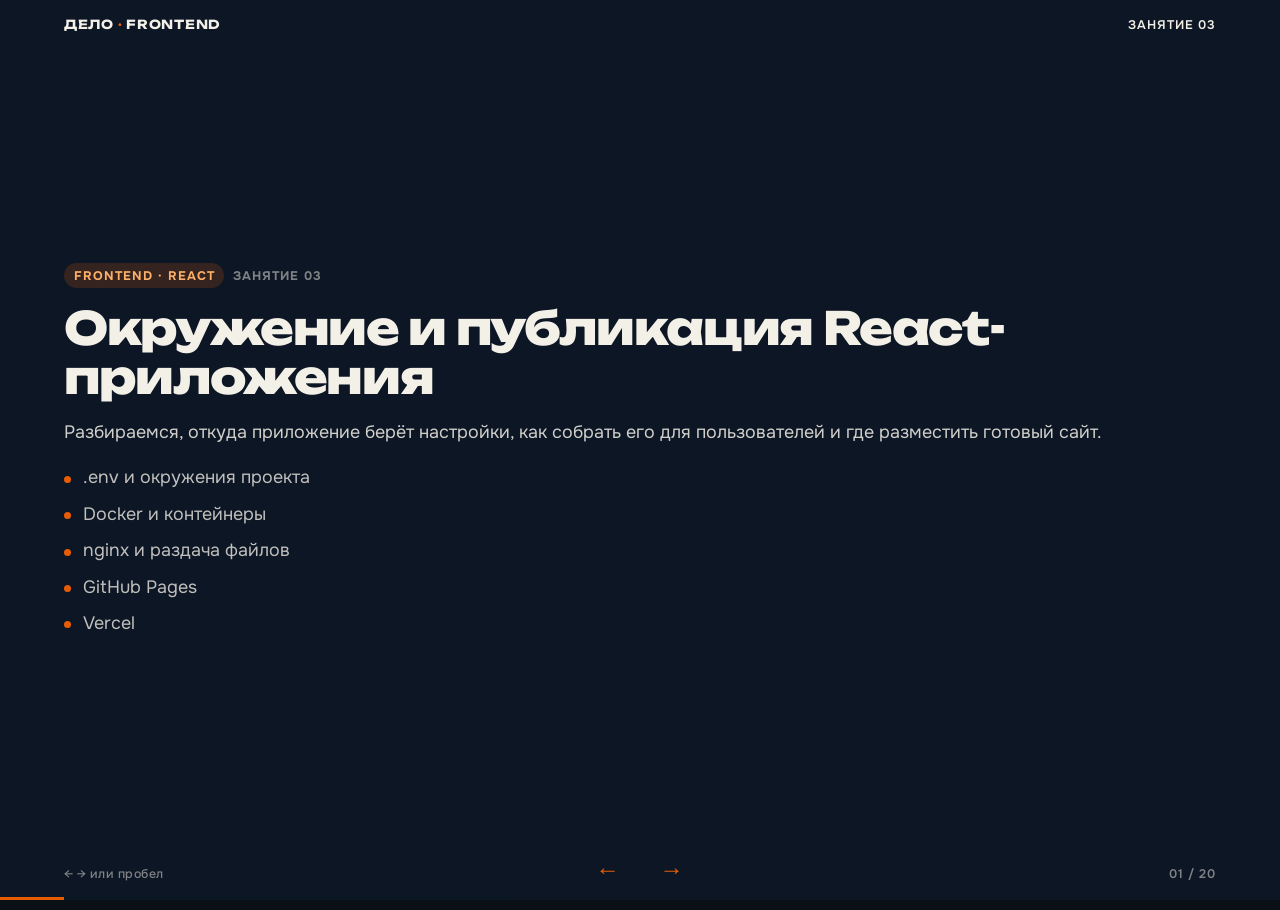
<file: slides/03.html>
<!DOCTYPE html>
<html lang="ru">
<head>
  <meta charset="UTF-8" />
  <meta name="viewport" content="width=device-width, initial-scale=1.0" />
  <title>Занятие 03. Сборка и развертывание React-приложений — ДЕЛО</title>
  <link rel="preconnect" href="https://fonts.googleapis.com" />
  <link rel="preconnect" href="https://fonts.gstatic.com" crossorigin />
  <link href="https://fonts.googleapis.com/css2?family=Onest:wght@400;500;600;700&family=Unbounded:wght@500;700;800&display=swap" rel="stylesheet" />
  <style>
    :root {
      --ink: #0c1624;
      --ink-soft: #1a2a3a;
      --paper: #f3f0e8;
      --paper-warm: #ebe6da;
      --accent: #e85d04;
      --accent-deep: #c44902;
      --accent-glow: #ffb068;
      --teal: #0d6e6e;
      --muted: #5c6b7a;
      --line: rgba(12, 22, 36, 0.12);
      --font-display: "Unbounded", sans-serif;
      --font-body: "Onest", sans-serif;
    }

    *, *::before, *::after { box-sizing: border-box; margin: 0; padding: 0; }
    html, body { height: 100%; overflow: hidden; }
    body {
      font-family: var(--font-body);
      color: var(--ink);
      background: #0b1016;
      -webkit-font-smoothing: antialiased;
    }

    .deck {
      position: relative;
      width: 100%;
      height: 100%;
    }

    .slide {
      position: absolute;
      inset: 0;
      display: flex;
      flex-direction: column;
      justify-content: center;
      padding: clamp(4.25rem, 9vh, 5.5rem) clamp(1.5rem, 5vw, 4.5rem) clamp(3.5rem, 8vh, 4.75rem);
      opacity: 0;
      visibility: hidden;
      transform: translateY(10px);
      transition: opacity 0.35s ease, transform 0.35s ease, visibility 0.35s;
      overflow: hidden;
    }
    .slide.is-on {
      opacity: 1;
      visibility: visible;
      transform: none;
      z-index: 1;
    }

    .slide--dark { background: #111820; color: var(--paper); }
    .slide--ink { background: var(--ink); color: var(--paper); }
    .slide--paper { background: var(--paper); color: var(--ink); }
    .slide--warm { background: linear-gradient(180deg, var(--paper-warm), var(--paper)); color: var(--ink); }
    .slide--teal { background: linear-gradient(135deg, #0d3d3d 0%, #0c1624 55%, #1a2433 100%); color: var(--paper); }

    .inner {
      width: min(1120px, 100%);
      margin-inline: auto;
    }
    .inner--wide { width: min(1240px, 100%); }

    .chrome {
      position: fixed;
      z-index: 10;
      left: 0; right: 0;
      display: flex;
      align-items: center;
      justify-content: space-between;
      gap: 1rem;
      padding: 1.05rem clamp(1.5rem, 5vw, 4.5rem);
      pointer-events: none;
      font-size: 0.78rem;
      font-weight: 600;
      letter-spacing: 0.08em;
      text-transform: uppercase;
    }
    .chrome--top { top: 0; color: var(--ink); }
    .chrome--bottom { bottom: 0; padding-bottom: 1.15rem; color: var(--muted); }
    .brand { font-family: var(--font-display); font-weight: 700; letter-spacing: 0.06em; }
    .brand .x { color: var(--accent); }
    .hint { font-weight: 500; letter-spacing: 0.04em; text-transform: none; }
    body:has(.slide--dark.is-on) .chrome--top,
    body:has(.slide--ink.is-on) .chrome--top,
    body:has(.slide--teal.is-on) .chrome--top { color: var(--paper); }
    body:has(.slide--dark.is-on) .chrome--bottom,
    body:has(.slide--ink.is-on) .chrome--bottom,
    body:has(.slide--teal.is-on) .chrome--bottom { color: rgba(243, 240, 232, 0.5); }

    .progress {
      position: fixed;
      z-index: 11;
      left: 0; right: 0; bottom: 0;
      height: 3px;
      background: rgba(12, 22, 36, 0.18);
    }
    .progress > i {
      display: block;
      height: 100%;
      width: 0;
      background: var(--accent);
      transition: width 0.3s ease;
    }

    .kicker {
      display: inline-flex;
      align-items: center;
      gap: 0.55rem;
      margin-bottom: 1rem;
      font-size: 0.78rem;
      font-weight: 700;
      letter-spacing: 0.08em;
      text-transform: uppercase;
      color: var(--muted);
    }
    .pill {
      color: var(--accent-deep);
      background: rgba(232, 93, 4, 0.12);
      padding: 0.28rem 0.6rem;
      border-radius: 999px;
    }
    .slide--dark .kicker,
    .slide--ink .kicker,
    .slide--teal .kicker { color: rgba(243, 240, 232, 0.5); }
    .slide--dark .pill,
    .slide--ink .pill,
    .slide--teal .pill {
      color: var(--accent-glow);
      background: rgba(232, 93, 4, 0.18);
    }

    .eyebrow {
      font-family: var(--font-display);
      font-size: clamp(1.15rem, 2.6vw, 1.7rem);
      font-weight: 800;
      letter-spacing: -0.03em;
      text-transform: uppercase;
      color: var(--accent);
      margin-bottom: 0.65rem;
    }
    h1, h2 {
      font-family: var(--font-display);
      font-weight: 800;
      letter-spacing: -0.03em;
      line-height: 1.08;
    }
    h1 {
      font-size: clamp(2.4rem, 7vw, 4.8rem);
      text-transform: uppercase;
      max-width: 14ch;
      margin-bottom: 1.1rem;
    }
    h2 {
      font-size: clamp(1.7rem, 4.2vw, 2.85rem);
      max-width: 22ch;
      margin-bottom: 0.85rem;
    }
    .lead {
      font-size: clamp(1.05rem, 2vw, 1.28rem);
      line-height: 1.45;
      max-width: 38ch;
      color: var(--muted);
    }
    .slide--dark .lead,
    .slide--ink .lead,
    .slide--teal .lead { color: rgba(243, 240, 232, 0.68); }

    .agenda {
      list-style: none;
      display: grid;
      gap: 0;
    }
    .agenda li {
      display: grid;
      grid-template-columns: 3.4rem 1fr;
      gap: 1.15rem;
      padding: 0.72rem 0;
      border-bottom: 1px solid var(--line);
      align-items: baseline;
    }
    .agenda .n {
      font-family: var(--font-display);
      font-weight: 700;
      color: var(--accent);
      font-size: 1.05rem;
    }
    .agenda .t {
      font-family: var(--font-display);
      font-weight: 700;
      font-size: clamp(1.05rem, 2vw, 1.35rem);
      letter-spacing: -0.02em;
    }
    .agenda .d {
      display: block;
      margin-top: 0.25rem;
      color: var(--muted);
      font-size: 0.98rem;
      font-weight: 400;
    }

    .grid-2, .grid-3, .grid-4 {
      display: grid;
      gap: clamp(1rem, 2.5vw, 1.6rem);
      margin-top: 1.75rem;
    }
    .grid-2 { grid-template-columns: 1fr 1fr; }
    .grid-3 { grid-template-columns: repeat(3, minmax(0, 1fr)); }
    .grid-4 { grid-template-columns: repeat(4, minmax(0, 1fr)); }

    .card {
      padding: clamp(1.15rem, 2.2vw, 1.6rem);
      border: 1px solid rgba(12, 22, 36, 0.08);
      background: rgba(255, 255, 255, 0.55);
      border-radius: 1.35rem;
      box-shadow: 0 12px 32px rgba(12, 22, 36, 0.06);
    }
    .slide--dark .card,
    .slide--ink .card,
    .slide--teal .card {
      background: rgba(243, 240, 232, 0.06);
      border-color: rgba(243, 240, 232, 0.12);
      box-shadow: 0 12px 32px rgba(0, 0, 0, 0.18);
    }
    .card h3 {
      font-family: var(--font-display);
      font-size: clamp(1rem, 1.6vw, 1.18rem);
      font-weight: 700;
      margin-bottom: 0.45rem;
      letter-spacing: -0.02em;
    }
    .slide--dark .card h3 { color: var(--accent-glow); }
    .card p { color: var(--muted); font-size: 0.98rem; line-height: 1.45; }
    .slide--dark .card p,
    .slide--ink .card p,
    .slide--teal .card p { color: rgba(243, 240, 232, 0.68); }

    .path {
      display: flex;
      flex-wrap: wrap;
      align-items: center;
      gap: 0.45rem 0.35rem;
      margin-top: 1.75rem;
      font-family: var(--font-display);
      font-weight: 700;
      font-size: clamp(0.95rem, 1.6vw, 1.15rem);
    }
    .path span {
      padding: 0.45rem 0.7rem;
      border: 1px solid rgba(243, 240, 232, 0.16);
      color: rgba(243, 240, 232, 0.55);
    }
    .path .now {
      color: #fff;
      background: var(--accent);
      border-color: var(--accent);
    }
    .path .sep { border: 0; padding: 0 0.15rem; color: var(--accent); }

    .code {
      --win-bar: 1.85rem;
      position: relative;
      margin-top: 1.5rem;
      padding: calc(var(--win-bar) + 0.95rem) 1.35rem 1.1rem;
      font-family: ui-monospace, "SF Mono", Menlo, Consolas, monospace;
      font-size: clamp(0.92rem, 1.4vw, 1.08rem);
      line-height: 1.55;
      color: #e8e4da;
      overflow: auto;
      border-radius: 14px;
      background: #1c1c1e;
      border: 1px solid rgba(255, 255, 255, 0.06);
      box-shadow:
        0 1px 0 rgba(255, 255, 255, 0.08) inset,
        0 18px 44px rgba(12, 22, 36, 0.28);
    }
    .code::before {
      content: "";
      position: absolute;
      top: 0;
      left: 0;
      right: 0;
      height: var(--win-bar);
      border-radius: 14px 14px 0 0;
      background: linear-gradient(180deg, #3a3a3c, #2c2c2e);
      box-shadow: inset 0 -1px 0 rgba(0, 0, 0, 0.35);
    }
    .code::after {
      content: "";
      position: absolute;
      top: calc((var(--win-bar) - 10px) / 2);
      left: 0.85rem;
      width: 10px;
      height: 10px;
      border-radius: 50%;
      background: #ff5f57;
      box-shadow:
        16px 0 0 #febc2e,
        32px 0 0 #28c840;
    }
    .code--sm {
      --win-bar: 1.55rem;
      margin-top: 0.85rem;
      padding: calc(var(--win-bar) + 0.7rem) 0.95rem 0.8rem;
      font-size: clamp(0.78rem, 1.15vw, 0.9rem);
      line-height: 1.45;
      border-radius: 12px;
    }
    .code--sm::before { border-radius: 12px 12px 0 0; }
    .code--sm::after {
      width: 8px;
      height: 8px;
      top: calc((var(--win-bar) - 8px) / 2);
      left: 0.75rem;
      box-shadow:
        13px 0 0 #febc2e,
        26px 0 0 #28c840;
    }
    .card .code { margin-bottom: 0; }
    .fact {
      margin-top: 1.15rem;
      padding: 0.95rem 1.15rem;
      border-left: 3px solid var(--accent);
      background: rgba(232, 93, 4, 0.08);
      border-radius: 0 1rem 1rem 0;
    }
    .fact .label {
      font-size: 0.72rem;
      font-weight: 700;
      letter-spacing: 0.1em;
      text-transform: uppercase;
      color: var(--accent-deep);
      margin-bottom: 0.35rem;
    }
    .fact p {
      font-size: 1.02rem;
      line-height: 1.4;
      color: var(--ink-soft);
      max-width: 54ch;
    }
    .grid-2--tight {
      margin-top: 1.15rem;
      gap: 0.9rem;
    }
    .sig {
      display: grid;
      grid-template-columns: auto 1fr 1fr;
      gap: 0.75rem;
      margin-top: 1.5rem;
    }
    .sig-part {
      display: flex;
      flex-direction: column;
      gap: 0.4rem;
      padding: 0.75rem 0.9rem 0.85rem;
      border: 1px solid var(--line);
      background: rgba(255, 255, 255, 0.28);
      min-width: 0;
      border-radius: 1rem;
    }
    .sig-part--in { border-color: rgba(13, 110, 110, 0.35); }
    .sig-part--out { border-color: rgba(232, 93, 4, 0.35); }
    .sig-label {
      font-size: 0.72rem;
      font-weight: 700;
      letter-spacing: 0.1em;
      text-transform: uppercase;
      color: var(--muted);
    }
    .sig-part--in .sig-label { color: var(--teal); }
    .sig-part--out .sig-label { color: var(--accent-deep); }
    .sig-code {
      font-family: ui-monospace, "SF Mono", Menlo, Consolas, monospace;
      font-size: clamp(0.95rem, 1.6vw, 1.15rem);
      font-weight: 600;
      color: var(--ink);
      line-height: 1.3;
    }
    .kw { color: #ff9f5a; }
    .fn { color: #7ecfcf; }
    .st { color: #c9e39b; }
    .cm { color: rgba(243, 240, 232, 0.38); }
    .tp { color: #9ec5ff; }
    .num { color: #e8c27a; }
    .card code, .lead code, p code, h3 code {
      font-family: ui-monospace, "SF Mono", Menlo, Consolas, monospace;
      font-size: 0.92em;
      color: var(--accent-deep);
    }
    .slide--dark .card code,
    .slide--ink .card code,
    .slide--teal .card code,
    .slide--dark .lead code,
    .slide--ink .lead code,
    .slide--teal .lead code { color: var(--accent-glow); }

    .dots {
      list-style: none;
      display: grid;
      gap: 0.85rem;
      margin-top: 1.25rem;
      max-width: 46rem;
    }
    .dots li {
      position: relative;
      padding-left: 1.2rem;
      font-size: 1.12rem;
      line-height: 1.45;
      color: var(--ink-soft);
    }
    .dots li::before {
      content: "";
      position: absolute;
      left: 0; top: 0.58em;
      width: 0.45rem; height: 0.45rem;
      border-radius: 50%;
      background: var(--accent);
    }
    .slide--dark .dots li,
    .slide--ink .dots li,
    .slide--teal .dots li { color: rgba(243, 240, 232, 0.78); }

    .practice {
      margin-top: 1.75rem;
      padding: 1.35rem 1.5rem;
      border: 1px solid rgba(243, 240, 232, 0.16);
      background: rgba(232, 93, 4, 0.12);
      border-radius: 1.15rem;
    }
    .practice .label {
      font-size: 0.75rem;
      font-weight: 700;
      letter-spacing: 0.1em;
      text-transform: uppercase;
      color: var(--accent-glow);
      margin-bottom: 0.45rem;
    }
    .practice p { font-size: 1.12rem; line-height: 1.4; max-width: 42ch; }

    .nav-hit {
      position: fixed;
      top: 0; bottom: 3px;
      width: 18%;
      z-index: 8;
      background: transparent;
      border: 0;
      cursor: pointer;
    }
    .nav-hit--prev { left: 0; }
    .nav-hit--next { right: 0; }

    @media (max-width: 860px) {
      .grid-2, .grid-3, .grid-4 { grid-template-columns: 1fr; }
      .agenda li { grid-template-columns: 2.4rem 1fr; }
      .chrome .hint { display: none; }
      h1 { max-width: none; }
    }

    .slide { overflow-y: auto; }
    .inner { flex-shrink: 0; }
    .code { white-space: pre; tab-size: 2; }
    .grid-2 > *, .grid-3 > * { min-width: 0; }
    a { color: var(--accent-deep); text-underline-offset: 4px; }
    .slide--ink a, .slide--dark a { color: var(--accent-glow); }
    .nav-hit { top: auto; bottom: 0.55rem; width: 3rem; height: 2.6rem; z-index: 12; color: var(--accent); font-size: 1.5rem; border-radius: 0.5rem; }
    .nav-hit--prev { left: calc(50% - 3.5rem); }
    .nav-hit--next { right: calc(50% - 3.5rem); }
    .nav-hit:focus-visible { outline: 2px solid var(--accent); }
    @media (max-width: 860px), (max-height: 650px) {
      .slide { justify-content: flex-start; }
      .grid-2, .grid-3, .grid-4 { gap: 0.8rem; margin-top: 1rem; }
    }
    @media (prefers-reduced-motion: reduce) { .slide, .progress > i { transition: none; } }
    @media print {
      html, body { height: auto; overflow: visible; background: white; }
      .chrome, .progress, .nav-hit { display: none; }
      .deck { height: auto; }
      .slide { position: relative; opacity: 1; visibility: visible; transform: none; min-height: 100vh; break-after: page; overflow: visible; print-color-adjust: exact; }
    }

    .code { font-size: clamp(0.85rem, 1.25vw, 1rem); line-height: 1.45; }
    .code--sm { font-size: clamp(0.78rem, 1.1vw, 0.9rem); }
    .hook-table { width: 100%; border-collapse: collapse; margin-top: 1.4rem; font-size: 1.03rem; line-height: 1.4; }
    .hook-table th, .hook-table td { text-align: left; padding: 0.75rem 0.9rem; border-bottom: 1px solid var(--line); }
    .hook-table th { color: var(--accent-deep); }
    .hook-table td:first-child { white-space: nowrap; font-weight: 600; }
    .table-wrap { overflow-x: auto; }
    .slide--ink .fact p, .slide--dark .fact p { color: var(--paper); }
    .slide--ink .fact .label, .slide--dark .fact .label { color: var(--accent-glow); }
  
/* code-tools:start */
.code-frame { position: relative; margin-top: 1.5rem; min-width: 0; }
.code-frame .code { margin-top: 0; color: #d4d4d4; background: #1e1e1e; }
.code-frame .code code { color: #d4d4d4; font: inherit; }
.code-copy { position: absolute; z-index: 3; top: 2px; right: 8px; height: 26px; min-width: 30px; display: flex; align-items: center; justify-content: center; gap: 6px; padding: 2px 7px; border: 1px solid transparent; border-radius: 5px; background: #303033; color: #d4d4d4; cursor: pointer; font: 11px/1.2 var(--font-body); }
.code-copy:hover { background: #454549; color: white; border-color: #707074; }
.code-copy:focus-visible { outline: 2px solid #ffb068; outline-offset: 2px; }
.code-copy svg { width: 15px; height: 15px; flex-shrink: 0; }
.code-copy[data-state="success"] { color: #b5cea8; }
.code-copy[data-state="error"] { color: #ffb068; }
.code-copy-label:empty { display: none; }
.copy-announcement { position: fixed; width: 1px; height: 1px; padding: 0; overflow: hidden; clip-path: inset(50%); white-space: nowrap; }
@media (pointer: coarse) { .code-copy { min-width: 44px; } }
@media print { .code-copy, .copy-announcement { display: none; } }
/* code-tools:end */


/* dark-callouts:start */
:is(.slide--dark, .slide--ink, .slide--teal) .fact {
  color: #f3f0e8;
  background: #243044;
  border: 1px solid #536079;
  border-left: 4px solid #ffb068;
  box-shadow: 0 8px 24px rgba(0, 0, 0, 0.16);
}
:is(.slide--dark, .slide--ink, .slide--teal) .fact p,
:is(.slide--dark, .slide--ink, .slide--teal) .fact li {
  color: #f3f0e8;
}
:is(.slide--dark, .slide--ink, .slide--teal) .fact .label {
  color: #ffb068;
}
:is(.slide--dark, .slide--ink, .slide--teal) .fact a {
  color: #a8daff;
  text-decoration: underline;
  text-underline-offset: 3px;
}
:is(.slide--dark, .slide--ink, .slide--teal) .fact code {
  color: #ffe0ba;
  background: #192231;
  padding: 0.08em 0.28em;
  border-radius: 0.25rem;
}
:is(.slide--dark, .slide--ink, .slide--teal) .fact a:hover { color: #ffffff; }
/* dark-callouts:end */

.explain { font-size: 1.12rem; line-height: 1.5; margin-top: 1rem; max-width: 92ch; }
.slide--ink .explain { color: rgba(243,240,232,.85); }
.slide .fact p { max-width: none; }
.slide--ink .agenda .d { color: rgba(243,240,232,.7); }
@media (min-width: 861px) and (min-height: 651px) { .slide { padding-top: 4rem; padding-bottom: 4rem; } .dots { gap: .65rem; max-width: 70rem; } .grid-2 { margin-top: 1.1rem; } }
</style>
</head>
<body>
  <div class="chrome chrome--top">
    <div class="brand">Дело <span class="x">·</span> Frontend</div>
    <div class="meta">Занятие 03</div>
  </div>
  <div class="chrome chrome--bottom">
    <div class="hint">← → или пробел</div>
    <div class="counter" id="counter">01 / 20</div>
  </div>
  <div class="progress" aria-hidden="true"><i id="bar"></i></div>

  <button class="nav-hit nav-hit--prev" type="button" aria-label="Предыдущий слайд">←</button>
  <button class="nav-hit nav-hit--next" type="button" aria-label="Следующий слайд">→</button>

  <main class="deck" id="deck">
<section class="slide slide--ink is-on"><div class="inner inner--wide"><div class="kicker"><span class="pill">Frontend · React</span> Занятие 03</div><h2>Окружение и публикация React-приложения</h2><p class="explain">Разбираемся, откуда приложение берёт настройки, как собрать его для пользователей и где разместить готовый сайт.</p><ul class="dots"><li>.env и окружения проекта</li><li>Docker и контейнеры</li><li>nginx и раздача файлов</li><li>GitHub Pages</li><li>Vercel</li></ul></div></section>
<section class="slide slide--paper"><div class="inner inner--wide"><div class="kicker"><span class="pill">Environment</span> Занятие 03</div><h2>Окружение и программное обеспечение</h2><p class="explain"><strong>Environment (окружение)</strong> — условия, в которых собирается и работает приложение: операционная система, версии ПО, зависимости, переменные и доступные сервисы.</p><div class="grid-2"><article class="card"><h3>ПО для занятия</h3><p>Редактор кода, терминал, Git, Node.js с npm и браузер с DevTools. Docker Desktop понадобится для контейнеров.</p></article><article class="card"><h3>Сервисы для публикации</h3><p>Аккаунты GitHub и Vercel. nginx запустим внутри контейнера, отдельно устанавливать его на компьютер не нужно.</p></article></div><div class="fact"><div class="label">Важно</div><p>Версии Node.js и зависимостей должны подходить проекту. Проверяем node --version, npm --version, git --version и docker --version.</p></div></div></section>
<section class="slide slide--paper"><div class="inner inner--wide"><div class="kicker"><span class="pill">Environment</span> Занятие 03</div><h2>Development, staging и production</h2><div class="grid-2"><article class="card"><h3>Development · разработка</h3><p>Работа на компьютере разработчика. Vite запускает dev-сервер, обновляет страницу при изменении кода и помогает искать ошибки.</p></article><article class="card"><h3>Production · пользователи</h3><p>Готовая оптимизированная сборка на хостинге. Она обращается к рабочему API и должна открываться по публичному адресу.</p></article></div><p class="explain"><strong>Staging</strong> — отдельное окружение для проверки перед публикацией. Оно может использовать тестовый API и свою базу данных.</p><div class="fact"><div class="label">Важно</div><p>Один исходный код может работать с разными адресами API. Настройки окружения позволяют менять адрес без правки компонентов.</p></div></div></section>
<section class="slide slide--paper"><div class="inner inner--wide"><div class="kicker"><span class="pill">01 · env</span> Занятие 03</div><h2>Настройки проекта в .env</h2><p class="explain"><code>.env</code> — текстовый файл с настройками проекта. Храним в нём, например, адрес API, чтобы не прописывать его в компонентах. Файл лежит в корне проекта рядом с package.json.</p><div class="code-frame"><pre class="code code--sm" data-language="env"><code># .env
VITE_API_URL=https://api.example.com
VITE_ENABLE_STATS=false</code></pre></div><div class="code-frame"><pre class="code code--sm" data-language="js"><code>const apiUrl = import.meta.env.VITE_API_URL;
const statsEnabled = import.meta.env.VITE_ENABLE_STATS === &quot;true&quot;;</code></pre></div><div class="fact"><div class="label">Важно</div><p>Vite передаёт в браузер переменные с префиксом VITE_. Значения из файла — строки. Пароли и приватные ключи в VITE_* хранить нельзя: они попадут в клиентский код.</p></div></div></section>
<section class="slide slide--paper"><div class="inner inner--wide"><div class="kicker"><span class="pill">env · файлы</span> Занятие 03</div><h2>Какие файлы читает Vite</h2><div class="code-frame"><pre class="code code--sm" data-language="env"><code>.env                    # Общие настройки
.env.local              # Личные настройки для всех режимов
.env.development        # Для npm run dev
.env.development.local  # Личные настройки разработки
.env.production         # Для npm run build
.env.production.local   # Личные настройки production</code></pre></div><p class="explain">Для production приоритет растёт так: <strong>.env → .env.local → .env.production → .env.production.local</strong>. Уже заданные переменные процесса имеют наивысший приоритет.</p><div class="fact"><div class="label">Важно</div><p>При совпадении ключа побеждает значение с большим приоритетом. Остальные ключи сохраняются. local означает личный файл, а не режим разработки. Файлы *.local добавляем в .gitignore.</p></div></div></section>
<section class="slide slide--paper"><div class="inner inner--wide"><div class="kicker"><span class="pill">env · пример</span> Занятие 03</div><h2>Разные API для разработки и production</h2><div class="code-frame"><pre class="code code--sm" data-language="env"><code># .env.development
VITE_API_URL=http://localhost:4000

# .env.production
VITE_API_URL=https://api.example.com</code></pre></div><p class="explain"><code>npm run dev</code> использует development, <code>npm run build</code> — production. Режим можно выбрать явно: <code>npm run build -- --mode staging</code> загрузит файлы .env.staging и .env.staging.local вместе с общими файлами.</p><div class="fact"><div class="label">Важно</div><p>После изменения .env перезапускаем dev-сервер. Для опубликованного сайта нужна новая сборка: Vite подставляет значения в JavaScript во время build. .env.example хранит шаблон настроек без секретов.</p></div></div></section>
<section class="slide slide--paper"><div class="inner inner--wide"><div class="kicker"><span class="pill">env · практика</span> Занятие 03</div><h2>Сборка с production-настройками</h2><div class="code-frame"><pre class="code code--sm" data-language="bash"><code>npm ci
npm run build
npm run preview</code></pre></div><ul class="dots"><li>npm ci устанавливает зависимости по package-lock.json.</li><li>Vite создаёт dist с HTML, JavaScript, CSS и ресурсами.</li><li>preview позволяет проверить готовую сборку локально. Для постоянного хостинга используем nginx или платформу публикации.</li></ul><div class="fact"><div class="label">Важно</div><p>В клиентском Vite значения подставляются во время сборки. Изменение .env рядом с готовой папкой dist не изменяет сайт.</p></div></div></section>
<section class="slide slide--ink"><div class="inner inner--wide"><div class="kicker"><span class="pill">02 · Docker</span> Занятие 03</div><h2>Docker Compose: два варианта</h2><p class="explain">Docker запускает приложение в контейнере. Compose описывает его сборку и порты. В обоих вариантах исходники копируются в образ через Dockerfile, без volumes.</p><div class="grid-2"><div><h3>Без nginx · разработка</h3><div class="code-frame"><pre class="code code--sm" data-language="yaml"><code>services:
  frontend:
    build: .
    ports:
      - &quot;5173:5173&quot;</code></pre></div><div class="code-frame"><pre class="code code--sm" data-language="dockerfile"><code>FROM node:22-alpine
WORKDIR /app
COPY . .
RUN npm ci
CMD [&quot;npm&quot;, &quot;run&quot;, &quot;dev&quot;, &quot;--&quot;, &quot;--host&quot;, &quot;0.0.0.0&quot;]</code></pre></div></div><div><h3>С nginx · production</h3><div class="code-frame"><pre class="code code--sm" data-language="yaml"><code>services:
  frontend:
    build: .
    ports:
      - &quot;8080:80&quot;</code></pre></div><p class="explain">Открываем http://localhost:8080. Для этого варианта используем Dockerfile со следующего слайда.</p><p class="explain">Без nginx открываем http://localhost:5173. Vite работает как dev-сервер.</p></div></div></div></section>
<section class="slide slide--paper"><div class="inner inner--wide"><div class="kicker"><span class="pill">Docker · production</span> Занятие 03</div><h2>Dockerfile: сборка и nginx</h2><div class="grid-2"><div><h3>Этап 1 · сборка</h3><div class="code-frame"><pre class="code code--sm" data-language="dockerfile"><code># Этап 1
FROM node:22-alpine AS build
WORKDIR /app
COPY package*.json ./
RUN npm ci
COPY . .
RUN npm run build</code></pre></div></div><div><h3>Этап 2 · запуск nginx</h3><div class="code-frame"><pre class="code code--sm" data-language="dockerfile"><code># Этап 2
FROM nginx:1.27-alpine
COPY nginx.conf /etc/nginx/conf.d/default.conf
COPY --from=build /app/dist /usr/share/nginx/html
EXPOSE 80
CMD [&quot;nginx&quot;, &quot;-g&quot;, &quot;daemon off;&quot;]</code></pre></div></div></div><div class="fact"><div class="label">Два этапа одного Dockerfile</div><p><strong>EXPOSE 80</strong> документирует HTTP-порт контейнера. <strong>CMD ["nginx", "-g", "daemon off;"]</strong> запускает nginx главным процессом. Обе инструкции завершают второй этап Dockerfile в правой колонке.</p></div></div></section>
<section class="slide slide--paper"><div class="inner inner--wide"><div class="kicker"><span class="pill">Docker · команды</span> Занятие 03</div><h2>Основные команды Compose</h2><div class="code-frame"><pre class="code code--sm" data-language="bash"><code>docker compose up -d          # Запустить в фоне
docker compose up -d --build  # Собрать образ и запустить
docker compose ps             # Показать состояние сервисов
docker compose logs -f        # Смотреть логи в реальном времени
docker compose down           # Остановить и удалить контейнеры и сеть</code></pre></div><p class="explain"><strong>-d</strong> оставляет контейнеры работать в фоне после завершения команды. <strong>--build</strong> запускает сборку образов перед стартом сервисов, для которых указан build. Docker может использовать кеш неизменившихся слоёв.</p><div class="fact"><div class="label">Важно</div><p>После изменения кода или .env для production повторяем up -d --build: Vite должен заново собрать dist. В варианте без nginx --build также нужен после изменения исходников: они хранятся внутри образа. Флаг -f у logs продолжает вывод новых записей.</p></div></div></section>
<section class="slide slide--paper"><div class="inner inner--wide"><div class="kicker"><span class="pill">nginx · SPA</span> Занятие 03</div><h2>nginx: веб-сервер для React SPA</h2><p class="explain"><strong>nginx</strong> принимает HTTP-запросы браузера и отдаёт HTML, JavaScript, CSS и изображения из готовой папки dist. Файл <code>nginx.conf</code> лежит рядом с Dockerfile.</p><div class="code-frame"><pre class="code code--sm" data-language="nginx"><code>server {
  listen 80;
  server_name _;
  root /usr/share/nginx/html;
  index index.html;

  location /assets/ {
    try_files $uri =404;
  }
  location / {
    try_files $uri $uri/ /index.html;
  }
}</code></pre></div><p class="explain">root задаёт папку сайта. Для существующих assets nginx отдаёт файл. Для маршрута /tasks/42 возвращает index.html, а React Router выбирает экран.</p><div class="fact"><div class="label">Важно</div><p>Без SPA fallback переход внутри приложения может работать, а обновление /tasks/42 — давать 404. Для отсутствующих assets сохраняем настоящий ответ 404.</p></div></div></section>
<section class="slide slide--paper"><div class="inner inner--wide"><div class="kicker"><span class="pill">04 · GitHub Pages</span> Занятие 03</div><h2>Статический хостинг GitHub Pages</h2><p class="explain"><strong>GitHub Pages</strong> публикует статические файлы из репозитория. Подходит для учебного React SPA, портфолио и документации.</p><div class="grid-2"><article class="card"><h3>Что размещаем</h3><p>Готовую папку dist: HTML, CSS, JS и изображения. Сборку выполняем локально.</p></article><article class="card"><h3>Где работает логика</h3><p>React выполняется в браузере. Для базы данных и серверных секретов нужен отдельный backend.</p></article></div><div class="fact"><div class="label">Важно</div><p>Для сайта проекта адрес обычно имеет вид https://username.github.io/repository/. Имя репозитория становится частью пути к ресурсам.</p></div></div></section>
<section class="slide slide--paper"><div class="inner inner--wide"><div class="kicker"><span class="pill">GitHub Pages · Vite</span> Занятие 03</div><h2>Настройка base и маршрутов</h2><div class="code-frame"><pre class="code code--sm" data-language="js"><code>import { defineConfig } from &quot;vite&quot;;
import react from &quot;@vitejs/plugin-react&quot;;

export default defineConfig({
  plugins: [react()],
  base: &quot;/task-tracker/&quot;,
});</code></pre></div><p class="explain">Если репозиторий называется task-tracker, base указывает на /task-tracker/. Для username.github.io или собственного домена обычно используют /.</p><div class="fact"><div class="label">Важно</div><p>GitHub Pages не предоставляет обычный SPA rewrite на index.html. Для простой практики используем HashRouter: адрес будет /task-tracker/#/tasks. При переходе с BrowserRouter меняем оболочку роутера на HashRouter.</p></div></div></section>
<section class="slide slide--paper"><div class="inner inner--wide"><div class="kicker"><span class="pill">GitHub Pages · публикация</span> Занятие 03</div><h2>Публикация из ветки gh-pages</h2><div class="code-frame"><pre class="code code--sm" data-language="bash"><code>npm install --save-dev gh-pages
npm run build
npx gh-pages -d dist</code></pre></div><ul class="dots"><li>Команду выполняем в Git-репозитории проекта с настроенным origin и доступом на запись. Она отправляет dist в ветку gh-pages.</li><li>В Settings → Pages выбираем Deploy from a branch, ветку gh-pages и папку / (root).</li><li>После публикации открываем адрес сайта, проверяем ресурсы и маршруты. Для обновления повторяем build и gh-pages.</li></ul><div class="fact"><div class="label">Важно</div><p>Значения VITE_* берутся при локальной сборке. При использовании собственного домена проверьте base и настройки домена в Pages.</p></div></div></section>
<section class="slide slide--ink"><div class="inner inner--wide"><div class="kicker"><span class="pill">05 · Vercel</span> Занятие 03</div><h2>Vercel</h2><p class="explain"><strong>Vercel</strong> — платформа для публикации веб-приложений. Она получает код из репозитория, выполняет сборку и размещает результат по HTTPS-адресу.</p><div class="grid-2"><article class="card"><h3>Для Vite-приложения</h3><p>Платформа устанавливает зависимости, запускает npm run build и публикует папку dist.</p></article><article class="card"><h3>Для команды</h3><p>Изменения в подключённом репозитории могут запускать новые публикации. Для проверки доступны отдельные preview-развёртывания.</p></article></div><div class="fact"><div class="label">Важно</div><p>Docker и nginx для этого способа публикации настраивать не требуется. Используем тот же React-проект, но размещение и раздачу файлов выполняет платформа.</p></div></div></section>
<section class="slide slide--paper"><div class="inner inner--wide"><div class="kicker"><span class="pill">Vercel · настройка</span> Занятие 03</div><h2>Подключение Vite-проекта</h2><ul class="dots"><li>Создаём проект в Vercel и импортируем нужный GitHub-репозиторий.</li><li>Выбираем корневую папку приложения. Framework Preset: Vite, Build Command: npm run build, Output Directory: dist.</li><li>Добавляем VITE_API_URL в Environment Variables для нужных окружений: Production и Preview.</li><li>Запускаем Deploy и проверяем сайт по выданному адресу.</li></ul><div class="fact"><div class="label">Важно</div><p>На Vercel приложение обычно работает от корня домена: base в Vite должен быть /. Значение /task-tracker/ для GitHub Pages нельзя без проверки переносить в эту сборку.</p></div></div></section>
<section class="slide slide--paper"><div class="inner inner--wide"><div class="kicker"><span class="pill">Vercel · SPA</span> Занятие 03</div><h2>Маршруты и переменные окружения</h2><div class="code-frame"><pre class="code code--sm" data-language="json"><code>// vercel.json в корне проекта
{
  &quot;rewrites&quot;: [
    { &quot;source&quot;: &quot;/(.*)&quot;, &quot;destination&quot;: &quot;/index.html&quot; }
  ]
}</code></pre></div><p class="explain">Для обычного SPA с BrowserRouter rewrite позволяет открыть /tasks/42 напрямую. Пример предназначен для приложения без собственных API-маршрутов на Vercel.</p><div class="fact"><div class="label">Важно</div><p>Production и Preview — окружения платформы. Обычная команда vite build в обоих случаях использует mode=production. Отдельный mode задаётся через --mode. После изменения переменных нужна новая публикация.</p></div></div></section>
<section class="slide slide--paper"><div class="inner inner--wide"><div class="kicker"><span class="pill">Практика</span> Занятие 03</div><h2>Один проект, несколько способов публикации</h2><ul class="dots"><li>Создайте .env.example и .env.production с публичным адресом API.</li><li>Соберите dist и проверьте его через preview.</li><li>Запустите Compose без nginx для разработки, затем соберите вариант с nginx на localhost:8080.</li><li>Опубликуйте проект на GitHub Pages с подходящими base и HashRouter.</li><li>Настройте Vercel, проверьте переменные окружения и прямое открытие маршрута.</li></ul><div class="fact"><div class="label">Важно</div><p>Для каждого варианта проверяем главную страницу, ресурсы, внутренний маршрут и API. Изменённые VITE_* должны попасть в новую сборку.</p></div></div></section>
<section class="slide slide--paper"><div class="inner inner--wide"><div class="kicker"><span class="pill">Итоги</span> Занятие 03</div><h2>Роли инструментов</h2><div class="grid-2"><article class="card"><h3>.env и Vite</h3><p>Настройки выбираются для режима сборки. Публичные переменные VITE_* становятся частью клиентского приложения.</p></article><article class="card"><h3>Docker и nginx</h3><p>Docker упаковывает и запускает окружение. nginx принимает HTTP-запросы и отдаёт файлы сайта.</p></article></div><div class="grid-2"><article class="card"><h3>GitHub Pages</h3><p>Публикует готовую статику из репозитория. Для проекта учитываем путь репозитория и маршрутизацию.</p></article><article class="card"><h3>Vercel</h3><p>Собирает и публикует проект на платформе. Настройки окружения задаём перед сборкой.</p></article></div></div></section>
<section class="slide slide--paper"><div class="inner inner--wide"><div class="kicker"><span class="pill">Материалы</span> Занятие 03</div><h2>Официальная документация</h2><ul class="dots"><li><a href="https://vite.dev/guide/env-and-mode" target="_blank" rel="noopener">Vite: переменные окружения и режимы</a></li><li><a href="https://docs.docker.com/get-started/" target="_blank" rel="noopener">Docker: образы, контейнеры и запуск</a></li><li><a href="https://nginx.org/en/docs/http/ngx_http_core_module.html#try_files" target="_blank" rel="noopener">nginx: директива try_files</a></li><li><a href="https://docs.github.com/en/pages/getting-started-with-github-pages/configuring-a-publishing-source-for-your-github-pages-site" target="_blank" rel="noopener">GitHub Pages: источник публикации</a></li><li><a href="https://vercel.com/docs/frameworks/frontend/vite" target="_blank" rel="noopener">Vercel: размещение Vite</a></li></ul></div></section>
  </main>
  <script>
    const slides = [...document.querySelectorAll(".slide")];
    const bar = document.getElementById("bar");
    const counter = document.getElementById("counter");
    const total = slides.length;
    let i = 0;

    function pad(n) { return String(n).padStart(2, "0"); }

    function go(n) {
      i = Math.max(0, Math.min(total - 1, n));
      slides.forEach((s, k) => (s.classList.toggle("is-on", k === i), s.setAttribute("aria-hidden", String(k !== i))));
      bar.style.width = ((i + 1) / total * 100) + "%";
      counter.textContent = pad(i + 1) + " / " + pad(total);
      history.replaceState(null, "", "#" + (i + 1));
    }

    function fromHash() {
      const n = parseInt(location.hash.replace("#", ""), 10);
      if (Number.isFinite(n)) go(n - 1);
      else go(0);
    }

    document.querySelector(".nav-hit--prev").addEventListener("click", () => go(i - 1));
    document.querySelector(".nav-hit--next").addEventListener("click", () => go(i + 1));

    document.addEventListener("keydown", (e) => {
      if (e.target.closest("input, textarea, select, button, a, [contenteditable]")) return;
      if (["ArrowRight", "ArrowDown", "PageDown", " ", "Enter"].includes(e.key)) {
        e.preventDefault();
        go(i + 1);
      } else if (["ArrowLeft", "ArrowUp", "PageUp", "Backspace"].includes(e.key)) {
        e.preventDefault();
        go(i - 1);
      } else if (e.key === "Home") {
        e.preventDefault();
        go(0);
      } else if (e.key === "End") {
        e.preventDefault();
        go(total - 1);
      } else if (e.key === "f" || e.key === "F") {
        if (!document.fullscreenElement) document.documentElement.requestFullscreen();
        else document.exitFullscreen();
      }
    });

    let touchX = null;
    let touchY = null;
    document.addEventListener("touchstart", (e) => { if (e.target.closest(".code-frame, a, button")) { touchX = null; return; } touchX = e.changedTouches[0].screenX; touchY = e.changedTouches[0].screenY; }, { passive: true });
    document.addEventListener("touchend", (e) => {
      if (touchX == null) return;
      const dx = e.changedTouches[0].screenX - touchX;
      if (Math.abs(dx) > 50 && Math.abs(dx) > Math.abs(e.changedTouches[0].screenY - touchY)) go(dx < 0 ? i + 1 : i - 1);
      touchX = null;
    }, { passive: true });

    window.addEventListener("hashchange", fromHash);
    fromHash();
  </script>

<script id="code-tools">
(() => {
  const status = document.createElement('div');
  status.className = 'copy-announcement';
  status.setAttribute('role', 'status');
  status.setAttribute('aria-live', 'polite');
  document.body.append(status);
  const icon = '<svg viewBox="0 0 24 24" fill="none" stroke="currentColor" stroke-width="1.7" aria-hidden="true"><rect x="8" y="8" width="12" height="13" rx="2"/><path d="M16 8V5a2 2 0 0 0-2-2H5a2 2 0 0 0-2 2v9a2 2 0 0 0 2 2h3"/></svg>';
  function fallback(text) {
    const active = document.activeElement;
    const field = document.createElement('textarea');
    field.value = text;
    field.setAttribute('aria-label', 'Код для копирования');
    field.style.cssText = 'position:fixed;left:0;top:0;opacity:0;pointer-events:none';
    document.body.append(field);
    field.focus(); field.select();
    let copied = false;
    try { copied = document.execCommand('copy'); } catch {}
    field.remove();
    active?.focus({ preventScroll: true });
    return copied;
  }
  document.querySelectorAll('.code-frame').forEach(frame => {
    const code = frame.querySelector('pre.code code');
    const button = document.createElement('button');
    button.type = 'button';
    button.className = 'code-copy';
    button.title = 'Скопировать код';
    button.setAttribute('aria-label', 'Скопировать код');
    button.innerHTML = icon + '<span class="code-copy-label"></span>';
    const label = button.querySelector('span');
    let reset;
    button.addEventListener('click', async event => {
      event.stopPropagation();
      clearTimeout(reset);
      let copied = false;
      try {
        if (navigator.clipboard?.writeText) {
          await navigator.clipboard.writeText(code.textContent);
          copied = true;
        }
      } catch {}
      if (!copied) copied = fallback(code.textContent);
      const message = copied ? 'Скопировано' : 'Выделено: Ctrl/Cmd+C';
      if (!copied) {
        const range = document.createRange();
        range.selectNodeContents(code);
        const selection = window.getSelection();
        selection.removeAllRanges(); selection.addRange(range);
      }
      label.textContent = message;
      button.dataset.state = copied ? 'success' : 'error';
      button.setAttribute('aria-label', message);
      status.textContent = '';
      requestAnimationFrame(() => { status.textContent = message; });
      reset = setTimeout(() => {
        label.textContent = '';
        delete button.dataset.state;
        button.setAttribute('aria-label', 'Скопировать код');
      }, 2400);
    });
    frame.append(button);
  });
})();
</script>
</body>
</html>
</file>
